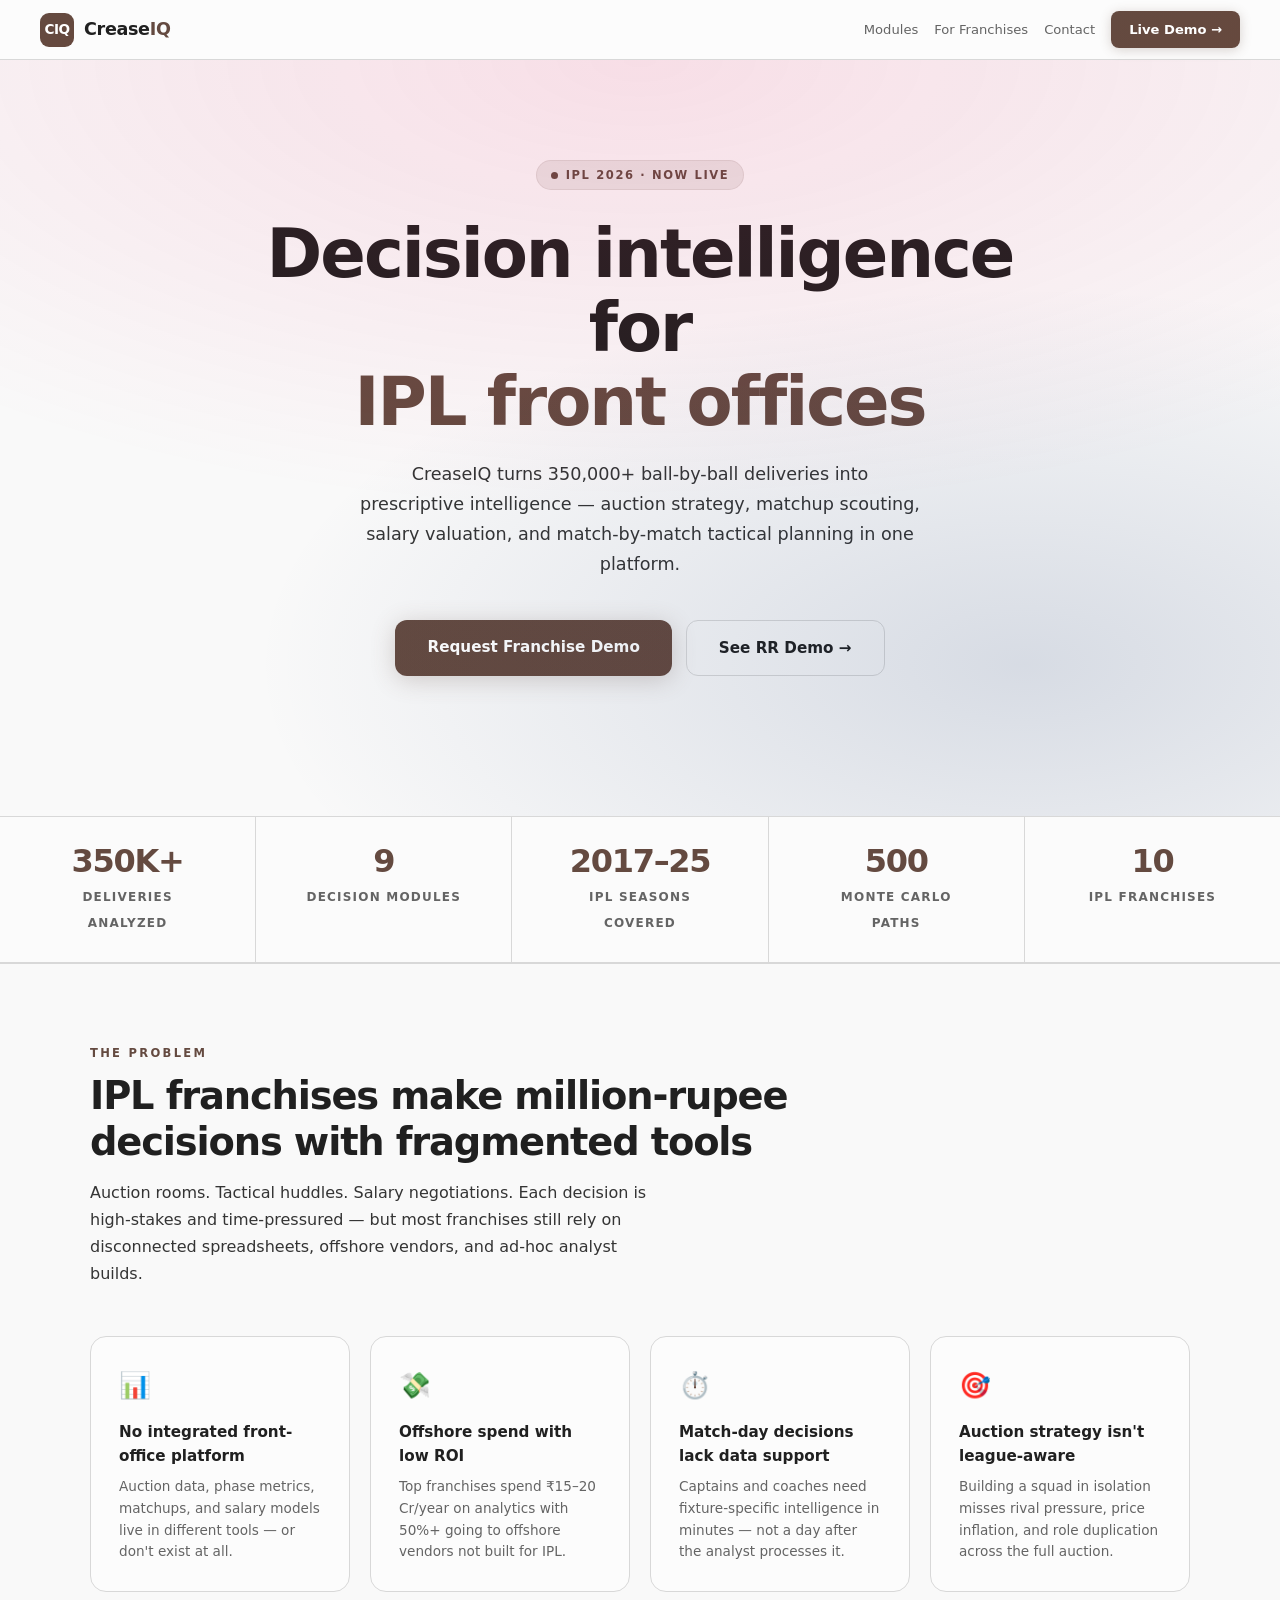
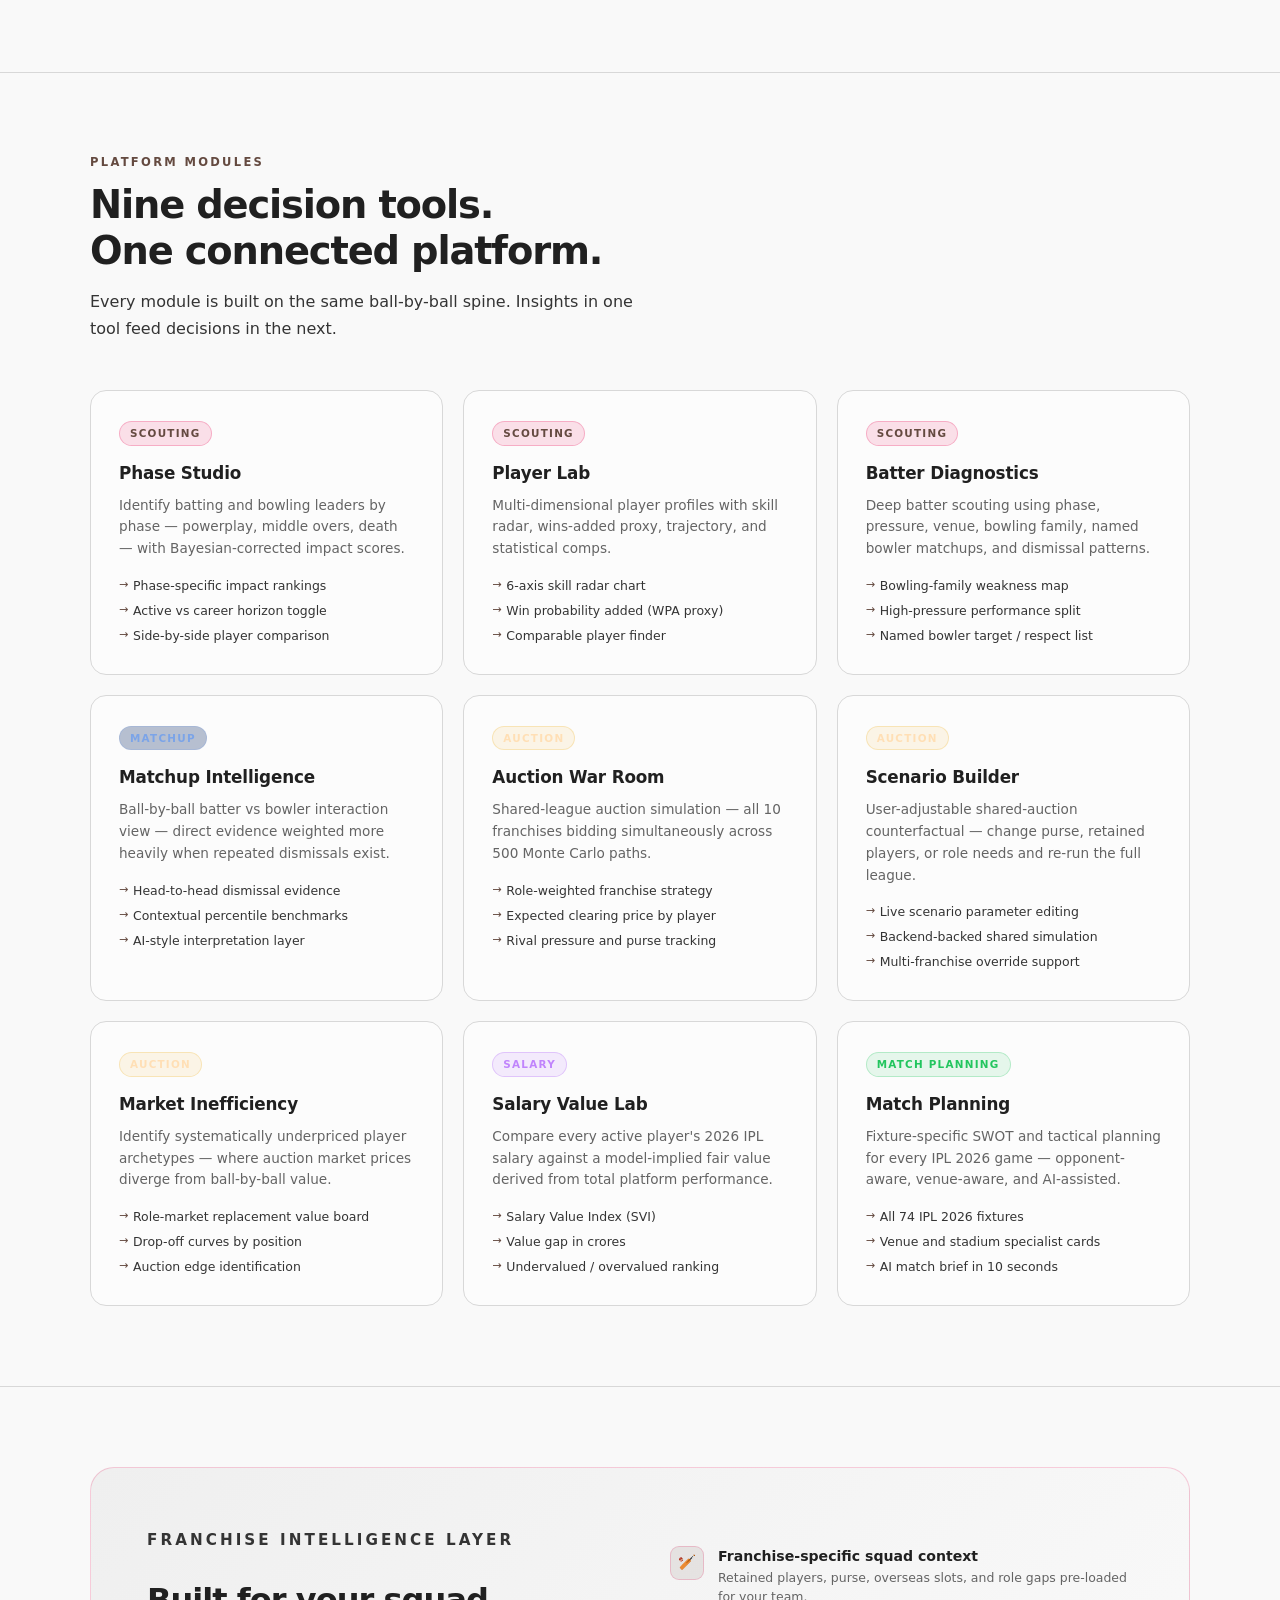
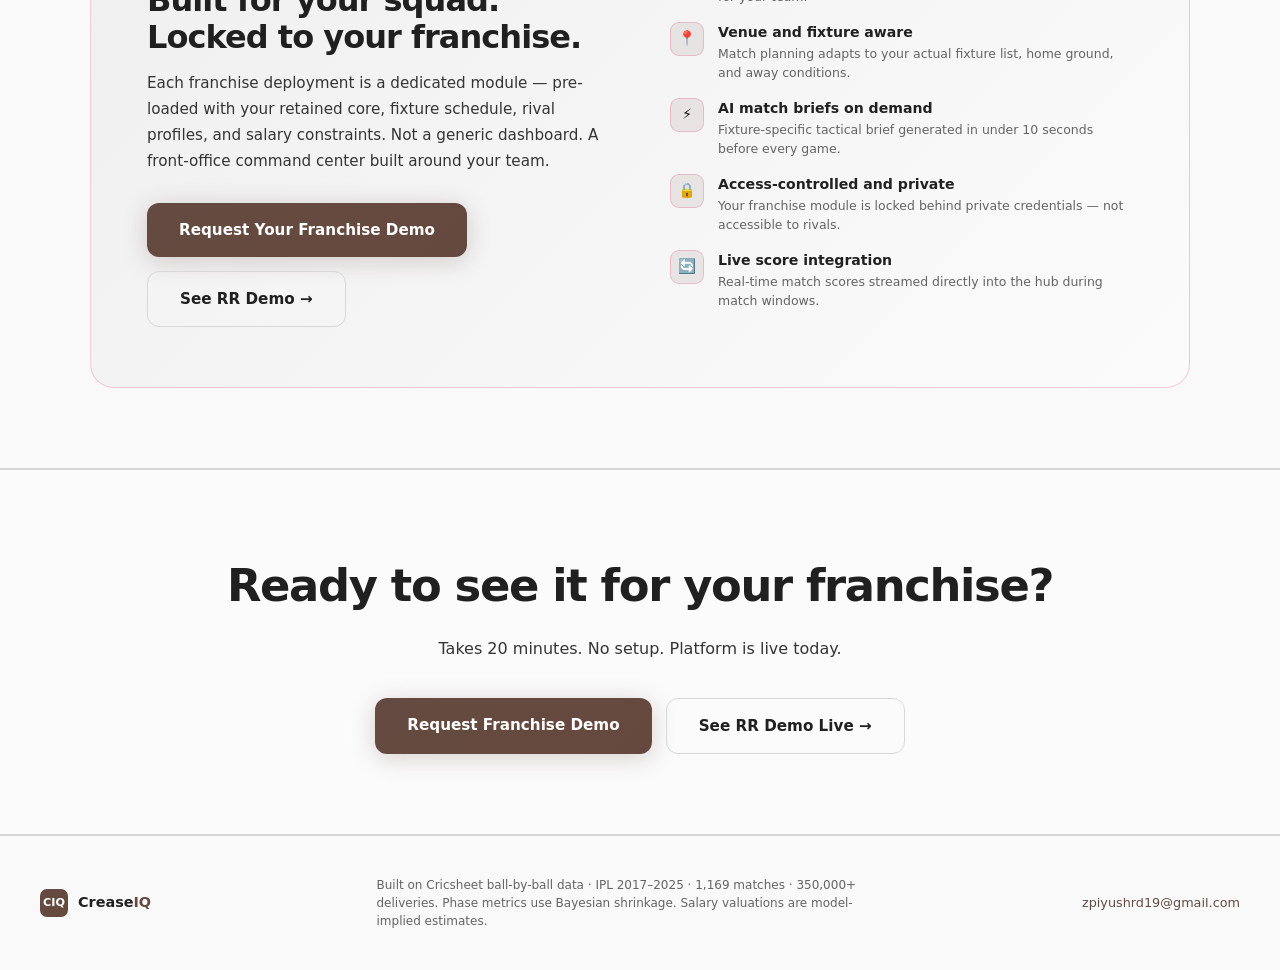
<file: Dashboard/index.html>
<!DOCTYPE html>
<html lang="en">
<head>
  <meta charset="UTF-8" />
  <meta name="viewport" content="width=device-width, initial-scale=1.0" />
  <title>CreaseIQ — Decision Intelligence for IPL Front Offices</title>
  <style>
    *, *::before, *::after { box-sizing: border-box; margin: 0; padding: 0; }

    :root {
      --ink:       #f9f9f9;
      --ink2:      #fbfbfb;
      --card:      #fcfcfc;
      --card2:     #efefef;
      --border:    #d8d8d8;
      --pink:      #644a40;
      --pink-d:    #66493e;
      --pink-glow: rgba(100,74,64,0.24);
      --pink-dim:  rgba(100,74,64,0.1);
      --blue:      #42382e;
      --gold:      #ffdfb5;
      --text:      #202020;
      --muted:     #646464;
      --light:     #343434;
      --green:     #22C55E;
    }

    .dark {
      --ink:       #111111;
      --ink2:      #191919;
      --card:      #191919;
      --card2:     #222222;
      --border:    #201e18;
      --pink:      #ffe0c2;
      --pink-d:    #ffe0c1;
      --pink-glow: rgba(255,224,194,0.3);
      --pink-dim:  rgba(255,224,194,0.15);
      --blue:      #393028;
      --gold:      #42382e;
      --text:      #eeeeee;
      --muted:     #b4b4b4;
      --light:     #d4d4d8;
    }

    html { scroll-behavior: smooth; }

    body {
      font-family: "Segoe UI", system-ui, -apple-system, sans-serif;
      background: var(--ink);
      color: var(--text);
      line-height: 1.6;
    }

    /* ── NAV ──────────────────────────────────────────────────────────── */
    nav {
      position: sticky;
      top: 0;
      z-index: 100;
      background: var(--card);
      backdrop-filter: blur(12px);
      border-bottom: 1px solid var(--border);
      display: flex;
      align-items: center;
      justify-content: space-between;
      padding: 0 40px;
      height: 60px;
    }

    .nav-brand {
      display: flex;
      align-items: center;
      gap: 10px;
    }

    .nav-logo {
      width: 34px;
      height: 34px;
      border-radius: 9px;
      background: linear-gradient(135deg, var(--pink), var(--pink-d));
      display: flex;
      align-items: center;
      justify-content: center;
      font-weight: 900;
      font-size: 0.85rem;
      letter-spacing: -0.04em;
      color: white;
      flex-shrink: 0;
    }

    .nav-wordmark {
      font-size: 1.1rem;
      font-weight: 800;
      letter-spacing: -0.02em;
      color: var(--text);
    }

    .nav-wordmark span { color: var(--pink); }

    .nav-right {
      display: flex;
      align-items: center;
      gap: 16px;
    }

    .nav-link {
      font-size: 0.82rem;
      color: var(--muted);
      text-decoration: none;
      font-weight: 500;
      transition: color 0.2s;
    }

    .nav-link:hover { color: var(--text); }

    .nav-cta {
      padding: 8px 18px;
      background: linear-gradient(135deg, var(--pink), var(--pink-d));
      color: white;
      border-radius: 8px;
      font-size: 0.82rem;
      font-weight: 700;
      text-decoration: none;
      box-shadow: 0 2px 12px var(--pink-glow);
      transition: all 0.2s;
    }

    .nav-cta:hover { transform: translateY(-1px); box-shadow: 0 4px 20px var(--pink-glow); }

    /* ── HERO ─────────────────────────────────────────────────────────── */
    .hero {
      position: relative;
      overflow: hidden;
      padding: 100px 40px 80px;
      text-align: center;
    }

    .hero::before {
      content: '';
      position: absolute;
      inset: 0;
      background:
        radial-gradient(ellipse 80% 60% at 50% 0%, rgba(232,23,93,0.12), transparent),
        radial-gradient(ellipse 60% 50% at 80% 80%, rgba(20,51,107,0.15), transparent);
      pointer-events: none;
    }

    .hero-badge {
      display: inline-flex;
      align-items: center;
      gap: 8px;
      padding: 5px 14px;
      border-radius: 999px;
      border: 1px solid var(--pink-dim);
      background: var(--pink-dim);
      font-size: 0.72rem;
      font-weight: 700;
      text-transform: uppercase;
      letter-spacing: 0.14em;
      color: var(--pink);
      margin-bottom: 28px;
    }

    .hero-badge::before {
      content: '';
      width: 7px;
      height: 7px;
      border-radius: 50%;
      background: var(--pink);
      animation: pulse 2s ease-in-out infinite;
    }

    @keyframes pulse {
      0%, 100% { opacity: 1; }
      50%       { opacity: 0.4; }
    }

    .hero h1 {
      font-size: clamp(2.4rem, 6vw, 4.2rem);
      font-weight: 900;
      letter-spacing: -0.03em;
      line-height: 1.1;
      margin-bottom: 20px;
      max-width: 820px;
      margin-left: auto;
      margin-right: auto;
    }

    .hero h1 em {
      font-style: normal;
      color: var(--pink);
    }

    .hero-sub {
      font-size: 1.1rem;
      color: var(--light);
      max-width: 560px;
      margin: 0 auto 40px;
      line-height: 1.7;
    }

    .hero-actions {
      display: flex;
      gap: 14px;
      justify-content: center;
      flex-wrap: wrap;
      margin-bottom: 60px;
    }

    .btn-primary {
      padding: 15px 32px;
      background: linear-gradient(135deg, var(--pink), var(--pink-d));
      color: white;
      border-radius: 12px;
      font-weight: 700;
      font-size: 0.95rem;
      text-decoration: none;
      box-shadow: 0 4px 24px var(--pink-glow);
      transition: all 0.2s;
    }

    .btn-primary:hover { transform: translateY(-2px); box-shadow: 0 8px 32px var(--pink-glow); }

    .btn-secondary {
      padding: 15px 32px;
      background: rgba(255,255,255,0.05);
      color: var(--text);
      border-radius: 12px;
      font-weight: 700;
      font-size: 0.95rem;
      text-decoration: none;
      border: 1px solid var(--border);
      transition: all 0.2s;
    }

    .btn-secondary:hover { background: rgba(255,255,255,0.09); }

    /* ── STATS BAR ────────────────────────────────────────────────────── */
    .stats-bar {
      display: flex;
      justify-content: center;
      gap: 0;
      flex-wrap: wrap;
      border-top: 1px solid var(--border);
      border-bottom: 1px solid var(--border);
      background: var(--ink2);
    }

    .stat-item {
      padding: 28px 48px;
      text-align: center;
      border-right: 1px solid var(--border);
      flex: 1;
      min-width: 160px;
    }

    .stat-item:last-child { border-right: none; }

    .stat-number {
      display: block;
      font-size: 2rem;
      font-weight: 900;
      color: var(--pink);
      letter-spacing: -0.04em;
      line-height: 1;
      margin-bottom: 6px;
    }

    .stat-label {
      font-size: 0.75rem;
      color: var(--muted);
      text-transform: uppercase;
      letter-spacing: 0.1em;
      font-weight: 600;
    }

    /* ── SECTION SHARED ───────────────────────────────────────────────── */
    .section {
      padding: 80px 40px;
      max-width: 1180px;
      margin: 0 auto;
    }

    .section-eyebrow {
      font-size: 0.72rem;
      text-transform: uppercase;
      letter-spacing: 0.2em;
      font-weight: 700;
      color: var(--pink);
      margin-bottom: 10px;
    }

    .section-title {
      font-size: clamp(1.6rem, 3.5vw, 2.4rem);
      font-weight: 900;
      letter-spacing: -0.03em;
      line-height: 1.2;
      margin-bottom: 14px;
    }

    .section-sub {
      font-size: 1rem;
      color: var(--light);
      max-width: 560px;
      line-height: 1.7;
      margin-bottom: 48px;
    }

    /* ── PROBLEM ──────────────────────────────────────────────────────── */
    .problem-grid {
      display: grid;
      grid-template-columns: repeat(auto-fit, minmax(260px, 1fr));
      gap: 20px;
    }

    .problem-card {
      background: var(--card);
      border: 1px solid var(--border);
      border-radius: 16px;
      padding: 28px;
    }

    .problem-icon {
      font-size: 1.6rem;
      margin-bottom: 14px;
    }

    .problem-card h4 {
      font-size: 0.95rem;
      font-weight: 700;
      color: var(--text);
      margin-bottom: 8px;
    }

    .problem-card p {
      font-size: 0.85rem;
      color: var(--muted);
      line-height: 1.6;
    }

    /* ── MODULES GRID ─────────────────────────────────────────────────── */
    .modules-grid {
      display: grid;
      grid-template-columns: repeat(auto-fill, minmax(310px, 1fr));
      gap: 20px;
    }

    .module-card {
      background: var(--card);
      border: 1px solid var(--border);
      border-radius: 16px;
      padding: 28px;
      transition: border-color 0.2s, transform 0.2s;
      position: relative;
      overflow: hidden;
    }

    .module-card::before {
      content: '';
      position: absolute;
      top: 0; left: 0; right: 0;
      height: 2px;
      background: linear-gradient(90deg, var(--pink), transparent);
      opacity: 0;
      transition: opacity 0.2s;
    }

    .module-card:hover {
      border-color: rgba(232,23,93,0.3);
      transform: translateY(-2px);
    }

    .module-card:hover::before { opacity: 1; }

    .module-tag {
      display: inline-block;
      padding: 3px 10px;
      border-radius: 999px;
      font-size: 0.65rem;
      font-weight: 700;
      text-transform: uppercase;
      letter-spacing: 0.12em;
      margin-bottom: 14px;
    }

    .tag-scouting  { background: rgba(232,23,93,0.12); color: var(--pink); border: 1px solid rgba(232,23,93,0.25); }
    .tag-auction   { background: rgba(240,180,41,0.1);  color: var(--gold); border: 1px solid rgba(240,180,41,0.25); }
    .tag-matchup   { background: rgba(20,51,107,0.3);   color: #7BA4E8;     border: 1px solid rgba(123,164,232,0.25); }
    .tag-planning  { background: rgba(34,197,94,0.1);   color: var(--green);border: 1px solid rgba(34,197,94,0.25); }
    .tag-salary    { background: rgba(168,85,247,0.1);  color: #C084FC;     border: 1px solid rgba(168,85,247,0.25); }

    .module-card h3 {
      font-size: 1.05rem;
      font-weight: 800;
      color: var(--text);
      margin-bottom: 8px;
      letter-spacing: -0.01em;
    }

    .module-card p {
      font-size: 0.85rem;
      color: var(--muted);
      line-height: 1.6;
      margin-bottom: 16px;
    }

    .module-bullets {
      list-style: none;
      display: flex;
      flex-direction: column;
      gap: 5px;
    }

    .module-bullets li {
      font-size: 0.78rem;
      color: var(--light);
      padding-left: 14px;
      position: relative;
    }

    .module-bullets li::before {
      content: '→';
      position: absolute;
      left: 0;
      color: var(--pink);
      font-size: 0.7rem;
    }

    /* ── FRANCHISE SECTION ────────────────────────────────────────────── */
    .franchise-block {
      background: linear-gradient(135deg, var(--card2), var(--ink2));
      border: 1px solid rgba(232,23,93,0.2);
      border-radius: 24px;
      padding: 60px 56px;
      display: grid;
      grid-template-columns: 1fr 1fr;
      gap: 60px;
      align-items: center;
    }

    @media (max-width: 768px) {
      .franchise-block { grid-template-columns: 1fr; gap: 36px; padding: 36px 28px; }
    }

    .franchise-eyebrow {
      font-size: 0.7rem;
      text-transform: uppercase;
      letter-spacing: 0.2em;
      font-weight: 700;
      color: var(--pink);
      margin-bottom: 12px;
    }

    .franchise-block h2 {
      font-size: 2rem;
      font-weight: 900;
      letter-spacing: -0.03em;
      line-height: 1.15;
      margin-bottom: 16px;
    }

    .franchise-block p {
      color: var(--light);
      font-size: 0.95rem;
      line-height: 1.7;
      margin-bottom: 28px;
    }

    .franchise-features {
      display: flex;
      flex-direction: column;
      gap: 14px;
    }

    .franchise-feature {
      display: flex;
      gap: 14px;
      align-items: flex-start;
    }

    .ff-icon {
      width: 34px;
      height: 34px;
      border-radius: 9px;
      background: var(--pink-dim);
      border: 1px solid rgba(232,23,93,0.2);
      display: flex;
      align-items: center;
      justify-content: center;
      font-size: 0.9rem;
      flex-shrink: 0;
      margin-top: 1px;
    }

    .ff-body h5 {
      font-size: 0.88rem;
      font-weight: 700;
      color: var(--text);
      margin-bottom: 2px;
    }

    .ff-body p {
      font-size: 0.78rem;
      color: var(--muted);
      margin-bottom: 0;
      line-height: 1.5;
    }

    /* ── CTA BAND ─────────────────────────────────────────────────────── */
    .cta-band {
      background: var(--ink2);
      border-top: 1px solid var(--border);
      border-bottom: 1px solid var(--border);
      padding: 80px 40px;
      text-align: center;
    }

    .cta-band h2 {
      font-size: clamp(1.8rem, 4vw, 2.8rem);
      font-weight: 900;
      letter-spacing: -0.03em;
      margin-bottom: 14px;
    }

    .cta-band p {
      font-size: 1rem;
      color: var(--light);
      margin-bottom: 36px;
      max-width: 480px;
      margin-left: auto;
      margin-right: auto;
    }

    .cta-stack {
      display: flex;
      gap: 14px;
      justify-content: center;
      flex-wrap: wrap;
    }

    /* ── FOOTER ───────────────────────────────────────────────────────── */
    footer {
      padding: 40px;
      border-top: 1px solid var(--border);
      display: flex;
      align-items: center;
      justify-content: space-between;
      flex-wrap: wrap;
      gap: 16px;
    }

    .footer-brand {
      display: flex;
      align-items: center;
      gap: 10px;
    }

    .footer-logo {
      width: 28px;
      height: 28px;
      border-radius: 7px;
      background: linear-gradient(135deg, var(--pink), var(--pink-d));
      display: flex;
      align-items: center;
      justify-content: center;
      font-weight: 900;
      font-size: 0.7rem;
      color: white;
    }

    .footer-wordmark {
      font-size: 0.9rem;
      font-weight: 800;
      color: var(--text);
    }

    .footer-wordmark span { color: var(--pink); }

    .footer-note {
      font-size: 0.75rem;
      color: var(--muted);
      max-width: 480px;
      line-height: 1.5;
    }

    .footer-contact {
      font-size: 0.8rem;
      color: var(--muted);
    }

    .footer-contact a {
      color: var(--pink);
      text-decoration: none;
    }

    /* ── DIVIDER ──────────────────────────────────────────────────────── */
    .section-divider {
      border: none;
      border-top: 1px solid var(--border);
      margin: 0;
    }

    /* ── MODAL ────────────────────────────────────────────────────────── */
    .modal-overlay {
      display: none;
      position: fixed;
      inset: 0;
      background: rgba(6,8,26,0.85);
      backdrop-filter: blur(8px);
      z-index: 999;
      align-items: center;
      justify-content: center;
      padding: 24px;
    }

    .modal-overlay.open { display: flex; }

    .modal {
      background: var(--card);
      border: 1px solid rgba(232,23,93,0.25);
      border-radius: 20px;
      padding: 44px 40px;
      width: 100%;
      max-width: 460px;
      position: relative;
      box-shadow: 0 0 80px rgba(232,23,93,0.1), 0 32px 80px rgba(0,0,0,0.6);
    }

    .modal::before {
      content: '';
      position: absolute;
      top: 0; left: 0; right: 0;
      height: 2px;
      background: linear-gradient(90deg, var(--pink), #14336B);
      border-radius: 20px 20px 0 0;
    }

    .modal-close {
      position: absolute;
      top: 16px; right: 20px;
      background: none;
      border: none;
      color: var(--muted);
      font-size: 1.4rem;
      cursor: pointer;
      line-height: 1;
      padding: 4px;
      transition: color 0.2s;
    }

    .modal-close:hover { color: var(--text); }

    .modal h2 {
      font-size: 1.3rem;
      font-weight: 900;
      letter-spacing: -0.02em;
      margin-bottom: 6px;
    }

    .modal-sub {
      font-size: 0.82rem;
      color: var(--muted);
      margin-bottom: 28px;
      line-height: 1.5;
    }

    .form-field {
      margin-bottom: 16px;
    }

    .form-label {
      display: block;
      font-size: 0.7rem;
      font-weight: 700;
      text-transform: uppercase;
      letter-spacing: 0.12em;
      color: var(--muted);
      margin-bottom: 7px;
    }

    .form-input {
      width: 100%;
      padding: 12px 14px;
      background: rgba(255,255,255,0.05);
      border: 1px solid rgba(255,255,255,0.1);
      border-radius: 10px;
      color: var(--text);
      font-size: 0.9rem;
      font-family: inherit;
      outline: none;
      transition: border-color 0.2s, box-shadow 0.2s;
    }

    .form-input:focus {
      border-color: var(--pink);
      box-shadow: 0 0 0 3px rgba(232,23,93,0.12);
    }

    .form-input::placeholder { color: rgba(123,141,184,0.5); }

    textarea.form-input {
      resize: vertical;
      min-height: 80px;
    }

    .form-submit {
      width: 100%;
      padding: 13px;
      background: linear-gradient(135deg, var(--pink), var(--pink-d));
      color: white;
      border: none;
      border-radius: 10px;
      font-weight: 700;
      font-size: 0.9rem;
      cursor: pointer;
      box-shadow: 0 4px 18px rgba(232,23,93,0.3);
      transition: all 0.2s;
      margin-top: 8px;
    }

    .form-submit:hover:not(:disabled) { transform: translateY(-1px); box-shadow: 0 6px 24px rgba(232,23,93,0.45); }
    .form-submit:disabled { opacity: 0.6; cursor: not-allowed; }

    .form-success {
      display: none;
      text-align: center;
      padding: 20px 0;
    }

    .form-success .success-icon { font-size: 2.4rem; margin-bottom: 12px; }

    .form-success h3 {
      font-size: 1.1rem;
      font-weight: 800;
      margin-bottom: 8px;
    }

    .form-success p {
      font-size: 0.85rem;
      color: var(--muted);
      line-height: 1.6;
    }

    .form-error {
      display: none;
      margin-top: 10px;
      padding: 10px 14px;
      border-radius: 8px;
      background: rgba(232,23,93,0.08);
      border: 1px solid rgba(232,23,93,0.2);
      color: #FF6B9D;
      font-size: 0.8rem;
    }

    /* ── RESPONSIVE ───────────────────────────────────────────────────── */
    @media (max-width: 640px) {
      nav { padding: 0 20px; }
      .nav-link { display: none; }
      .hero { padding: 60px 20px 50px; }
      .section { padding: 56px 20px; }
      .stat-item { padding: 20px 24px; }
      footer { padding: 28px 20px; flex-direction: column; align-items: flex-start; }
      .modal { padding: 32px 24px; }
    }
  </style>
</head>
<body>

<!-- ── DEMO REQUEST MODAL ────────────────────────────────────────────────── -->
<div class="modal-overlay" id="demo-modal" role="dialog" aria-modal="true" aria-labelledby="modal-title">
  <div class="modal">
    <button class="modal-close" id="modal-close" aria-label="Close">×</button>
    <div id="modal-form-wrap">
      <h2 id="modal-title">Request Franchise Demo</h2>
      <p class="modal-sub">Tell us about your franchise and we'll send you private access to the full platform.</p>
      <form id="demo-form" novalidate>
        <div class="form-field">
          <label class="form-label" for="f-name">Your Name *</label>
          <input class="form-input" id="f-name" type="text" placeholder="Anil Kumble" required />
        </div>
        <div class="form-field">
          <label class="form-label" for="f-email">Email Address *</label>
          <input class="form-input" id="f-email" type="email" placeholder="you@franchise.com" required />
        </div>
        <div class="form-field">
          <label class="form-label" for="f-team">Franchise / Organisation</label>
          <input class="form-input" id="f-team" type="text" placeholder="e.g. Mumbai Indians, ESPNcricinfo, ..." />
        </div>
        <div class="form-field">
          <label class="form-label" for="f-note">What are you looking for? (optional)</label>
          <textarea class="form-input" id="f-note" placeholder="Auction prep, matchup scouting, salary analysis..."></textarea>
        </div>
        <button class="form-submit" type="submit" id="demo-submit">Send Request →</button>
        <div class="form-error" id="form-error"></div>
      </form>
    </div>
    <div class="form-success" id="form-success">
      <div class="success-icon">✅</div>
      <h3>Request received</h3>
      <p>We'll review your request and send you private demo access within 24 hours.</p>
    </div>
  </div>
</div>

<!-- ── NAV ──────────────────────────────────────────────────────────────── -->
<nav>
  <div class="nav-brand">
    <div class="nav-logo">CIQ</div>
    <span class="nav-wordmark">Crease<span>IQ</span></span>
  </div>
  <div class="nav-right">
    <a class="nav-link" href="#modules">Modules</a>
    <a class="nav-link" href="#franchise">For Franchises</a>
    <a class="nav-link" href="#" onclick="openDemoModal();return false;">Contact</a>
    <a class="nav-cta" href="./rr_login.html">Live Demo →</a>
  </div>
</nav>

<!-- ── HERO ─────────────────────────────────────────────────────────────── -->
<section class="hero">
  <div class="hero-badge">IPL 2026 · Now Live</div>
  <h1>Decision intelligence for<br /><em>IPL front offices</em></h1>
  <p class="hero-sub">
    CreaseIQ turns 350,000+ ball-by-ball deliveries into prescriptive
    intelligence — auction strategy, matchup scouting, salary valuation,
    and match-by-match tactical planning in one platform.
  </p>
  <div class="hero-actions">
    <a class="btn-primary" href="#" onclick="openDemoModal();return false;">
      Request Franchise Demo
    </a>
    <a class="btn-secondary" href="./rr_login.html">
      See RR Demo →
    </a>
  </div>
</section>

<!-- ── STATS BAR ─────────────────────────────────────────────────────────── -->
<div class="stats-bar">
  <div class="stat-item">
    <span class="stat-number">350K+</span>
    <span class="stat-label">Deliveries analyzed</span>
  </div>
  <div class="stat-item">
    <span class="stat-number">9</span>
    <span class="stat-label">Decision modules</span>
  </div>
  <div class="stat-item">
    <span class="stat-number">2017–25</span>
    <span class="stat-label">IPL seasons covered</span>
  </div>
  <div class="stat-item">
    <span class="stat-number">500</span>
    <span class="stat-label">Monte Carlo paths</span>
  </div>
  <div class="stat-item">
    <span class="stat-number">10</span>
    <span class="stat-label">IPL franchises</span>
  </div>
</div>

<hr class="section-divider" />

<!-- ── PROBLEM ───────────────────────────────────────────────────────────── -->
<div class="section">
  <p class="section-eyebrow">The Problem</p>
  <h2 class="section-title">IPL franchises make million-rupee<br />decisions with fragmented tools</h2>
  <p class="section-sub">
    Auction rooms. Tactical huddles. Salary negotiations.
    Each decision is high-stakes and time-pressured — but most franchises
    still rely on disconnected spreadsheets, offshore vendors, and ad-hoc analyst builds.
  </p>
  <div class="problem-grid">
    <div class="problem-card">
      <div class="problem-icon">📊</div>
      <h4>No integrated front-office platform</h4>
      <p>Auction data, phase metrics, matchups, and salary models live in different tools — or don't exist at all.</p>
    </div>
    <div class="problem-card">
      <div class="problem-icon">💸</div>
      <h4>Offshore spend with low ROI</h4>
      <p>Top franchises spend ₹15–20 Cr/year on analytics with 50%+ going to offshore vendors not built for IPL.</p>
    </div>
    <div class="problem-card">
      <div class="problem-icon">⏱️</div>
      <h4>Match-day decisions lack data support</h4>
      <p>Captains and coaches need fixture-specific intelligence in minutes — not a day after the analyst processes it.</p>
    </div>
    <div class="problem-card">
      <div class="problem-icon">🎯</div>
      <h4>Auction strategy isn't league-aware</h4>
      <p>Building a squad in isolation misses rival pressure, price inflation, and role duplication across the full auction.</p>
    </div>
  </div>
</div>

<hr class="section-divider" />

<!-- ── MODULES ────────────────────────────────────────────────────────────── -->
<div class="section" id="modules">
  <p class="section-eyebrow">Platform Modules</p>
  <h2 class="section-title">Nine decision tools.<br />One connected platform.</h2>
  <p class="section-sub">
    Every module is built on the same ball-by-ball spine.
    Insights in one tool feed decisions in the next.
  </p>

  <div class="modules-grid">

    <div class="module-card">
      <span class="module-tag tag-scouting">Scouting</span>
      <h3>Phase Studio</h3>
      <p>Identify batting and bowling leaders by phase — powerplay, middle overs, death — with Bayesian-corrected impact scores.</p>
      <ul class="module-bullets">
        <li>Phase-specific impact rankings</li>
        <li>Active vs career horizon toggle</li>
        <li>Side-by-side player comparison</li>
      </ul>
    </div>

    <div class="module-card">
      <span class="module-tag tag-scouting">Scouting</span>
      <h3>Player Lab</h3>
      <p>Multi-dimensional player profiles with skill radar, wins-added proxy, trajectory, and statistical comps.</p>
      <ul class="module-bullets">
        <li>6-axis skill radar chart</li>
        <li>Win probability added (WPA proxy)</li>
        <li>Comparable player finder</li>
      </ul>
    </div>

    <div class="module-card">
      <span class="module-tag tag-scouting">Scouting</span>
      <h3>Batter Diagnostics</h3>
      <p>Deep batter scouting using phase, pressure, venue, bowling family, named bowler matchups, and dismissal patterns.</p>
      <ul class="module-bullets">
        <li>Bowling-family weakness map</li>
        <li>High-pressure performance split</li>
        <li>Named bowler target / respect list</li>
      </ul>
    </div>

    <div class="module-card">
      <span class="module-tag tag-matchup">Matchup</span>
      <h3>Matchup Intelligence</h3>
      <p>Ball-by-ball batter vs bowler interaction view — direct evidence weighted more heavily when repeated dismissals exist.</p>
      <ul class="module-bullets">
        <li>Head-to-head dismissal evidence</li>
        <li>Contextual percentile benchmarks</li>
        <li>AI-style interpretation layer</li>
      </ul>
    </div>

    <div class="module-card">
      <span class="module-tag tag-auction">Auction</span>
      <h3>Auction War Room</h3>
      <p>Shared-league auction simulation — all 10 franchises bidding simultaneously across 500 Monte Carlo paths.</p>
      <ul class="module-bullets">
        <li>Role-weighted franchise strategy</li>
        <li>Expected clearing price by player</li>
        <li>Rival pressure and purse tracking</li>
      </ul>
    </div>

    <div class="module-card">
      <span class="module-tag tag-auction">Auction</span>
      <h3>Scenario Builder</h3>
      <p>User-adjustable shared-auction counterfactual — change purse, retained players, or role needs and re-run the full league.</p>
      <ul class="module-bullets">
        <li>Live scenario parameter editing</li>
        <li>Backend-backed shared simulation</li>
        <li>Multi-franchise override support</li>
      </ul>
    </div>

    <div class="module-card">
      <span class="module-tag tag-auction">Auction</span>
      <h3>Market Inefficiency</h3>
      <p>Identify systematically underpriced player archetypes — where auction market prices diverge from ball-by-ball value.</p>
      <ul class="module-bullets">
        <li>Role-market replacement value board</li>
        <li>Drop-off curves by position</li>
        <li>Auction edge identification</li>
      </ul>
    </div>

    <div class="module-card">
      <span class="module-tag tag-salary">Salary</span>
      <h3>Salary Value Lab</h3>
      <p>Compare every active player's 2026 IPL salary against a model-implied fair value derived from total platform performance.</p>
      <ul class="module-bullets">
        <li>Salary Value Index (SVI)</li>
        <li>Value gap in crores</li>
        <li>Undervalued / overvalued ranking</li>
      </ul>
    </div>

    <div class="module-card">
      <span class="module-tag tag-planning">Match Planning</span>
      <h3>Match Planning</h3>
      <p>Fixture-specific SWOT and tactical planning for every IPL 2026 game — opponent-aware, venue-aware, and AI-assisted.</p>
      <ul class="module-bullets">
        <li>All 74 IPL 2026 fixtures</li>
        <li>Venue and stadium specialist cards</li>
        <li>AI match brief in 10 seconds</li>
      </ul>
    </div>

  </div>
</div>

<hr class="section-divider" />

<!-- ── FRANCHISE SECTION ──────────────────────────────────────────────────── -->
<div class="section" id="franchise">
  <div class="franchise-block">
    <div>
      <p class="franchise-eyebrow">Franchise Intelligence Layer</p>
      <h2>Built for your squad.<br />Locked to your franchise.</h2>
      <p>
        Each franchise deployment is a dedicated module — pre-loaded with your
        retained core, fixture schedule, rival profiles, and salary constraints.
        Not a generic dashboard. A front-office command center built around your team.
      </p>
      <div class="hero-actions" style="justify-content:flex-start; margin-bottom:0;">
        <a class="btn-primary" href="mailto:zpiyushrd19@gmail.com?subject=CreaseIQ%20Franchise%20Demo%20Request&body=Hi%20Piyush%2C%0A%0AI%27d%20like%20to%20learn%20more%20about%20CreaseIQ%20for%20our%20franchise.%0A%0ATeam%3A%20%0ARole%3A%20%0A">
          Request Your Franchise Demo
        </a>
        <a class="btn-secondary" href="./rr_login.html">See RR Demo →</a>
      </div>
    </div>
    <div class="franchise-features">
      <div class="franchise-feature">
        <div class="ff-icon">🏏</div>
        <div class="ff-body">
          <h5>Franchise-specific squad context</h5>
          <p>Retained players, purse, overseas slots, and role gaps pre-loaded for your team.</p>
        </div>
      </div>
      <div class="franchise-feature">
        <div class="ff-icon">📍</div>
        <div class="ff-body">
          <h5>Venue and fixture aware</h5>
          <p>Match planning adapts to your actual fixture list, home ground, and away conditions.</p>
        </div>
      </div>
      <div class="franchise-feature">
        <div class="ff-icon">⚡</div>
        <div class="ff-body">
          <h5>AI match briefs on demand</h5>
          <p>Fixture-specific tactical brief generated in under 10 seconds before every game.</p>
        </div>
      </div>
      <div class="franchise-feature">
        <div class="ff-icon">🔒</div>
        <div class="ff-body">
          <h5>Access-controlled and private</h5>
          <p>Your franchise module is locked behind private credentials — not accessible to rivals.</p>
        </div>
      </div>
      <div class="franchise-feature">
        <div class="ff-icon">🔄</div>
        <div class="ff-body">
          <h5>Live score integration</h5>
          <p>Real-time match scores streamed directly into the hub during match windows.</p>
        </div>
      </div>
    </div>
  </div>
</div>

<hr class="section-divider" />

<!-- ── CTA BAND ───────────────────────────────────────────────────────────── -->
<div class="cta-band">
  <h2>Ready to see it for your franchise?</h2>
  <p>Takes 20 minutes. No setup. Platform is live today.</p>
  <div class="cta-stack">
    <a class="btn-primary" href="#" onclick="openDemoModal();return false;">
      Request Franchise Demo
    </a>
    <a class="btn-secondary" href="./rr_login.html">See RR Demo Live →</a>
  </div>
</div>

<!-- ── FOOTER ─────────────────────────────────────────────────────────────── -->
<footer>
  <div class="footer-brand">
    <div class="footer-logo">CIQ</div>
    <span class="footer-wordmark">Crease<span>IQ</span></span>
  </div>
  <p class="footer-note">
    Built on Cricsheet ball-by-ball data · IPL 2017–2025 · 1,169 matches · 350,000+ deliveries.
    Phase metrics use Bayesian shrinkage. Salary valuations are model-implied estimates.
  </p>
  <p class="footer-contact">
    <a href="mailto:zpiyushrd19@gmail.com">zpiyushrd19@gmail.com</a>
  </p>
</footer>

<script>
  function openDemoModal() {
    document.getElementById("demo-modal").classList.add("open");
    document.getElementById("f-name").focus();
  }

  function closeDemoModal() {
    document.getElementById("demo-modal").classList.remove("open");
  }

  document.getElementById("modal-close").addEventListener("click", closeDemoModal);
  document.getElementById("demo-modal").addEventListener("click", function(e) {
    if (e.target === this) closeDemoModal();
  });
  document.addEventListener("keydown", function(e) {
    if (e.key === "Escape") closeDemoModal();
  });

  document.getElementById("demo-form").addEventListener("submit", async function(e) {
    e.preventDefault();
    const name  = document.getElementById("f-name").value.trim();
    const email = document.getElementById("f-email").value.trim();
    const team  = document.getElementById("f-team").value.trim();
    const note  = document.getElementById("f-note").value.trim();
    const errEl = document.getElementById("form-error");
    const btn   = document.getElementById("demo-submit");

    errEl.style.display = "none";

    if (!name || !email) {
      errEl.textContent = "Please fill in your name and email.";
      errEl.style.display = "block";
      return;
    }

    btn.disabled = true;
    btn.textContent = "Sending…";

    try {
      const res  = await fetch("/api/demo-request", {
        method: "POST",
        headers: { "Content-Type": "application/json" },
        body: JSON.stringify({ name, email, team, note }),
      });
      const data = await res.json();
      if (!data.ok) throw new Error(data.error || "Server error");

      document.getElementById("modal-form-wrap").style.display = "none";
      document.getElementById("form-success").style.display    = "block";
    } catch (err) {
      errEl.textContent = "Something went wrong. Email us directly at zpiyushrd19@gmail.com";
      errEl.style.display = "block";
      btn.disabled = false;
      btn.textContent = "Send Request →";
    }
  });
</script>
</body>
</html>
</file>
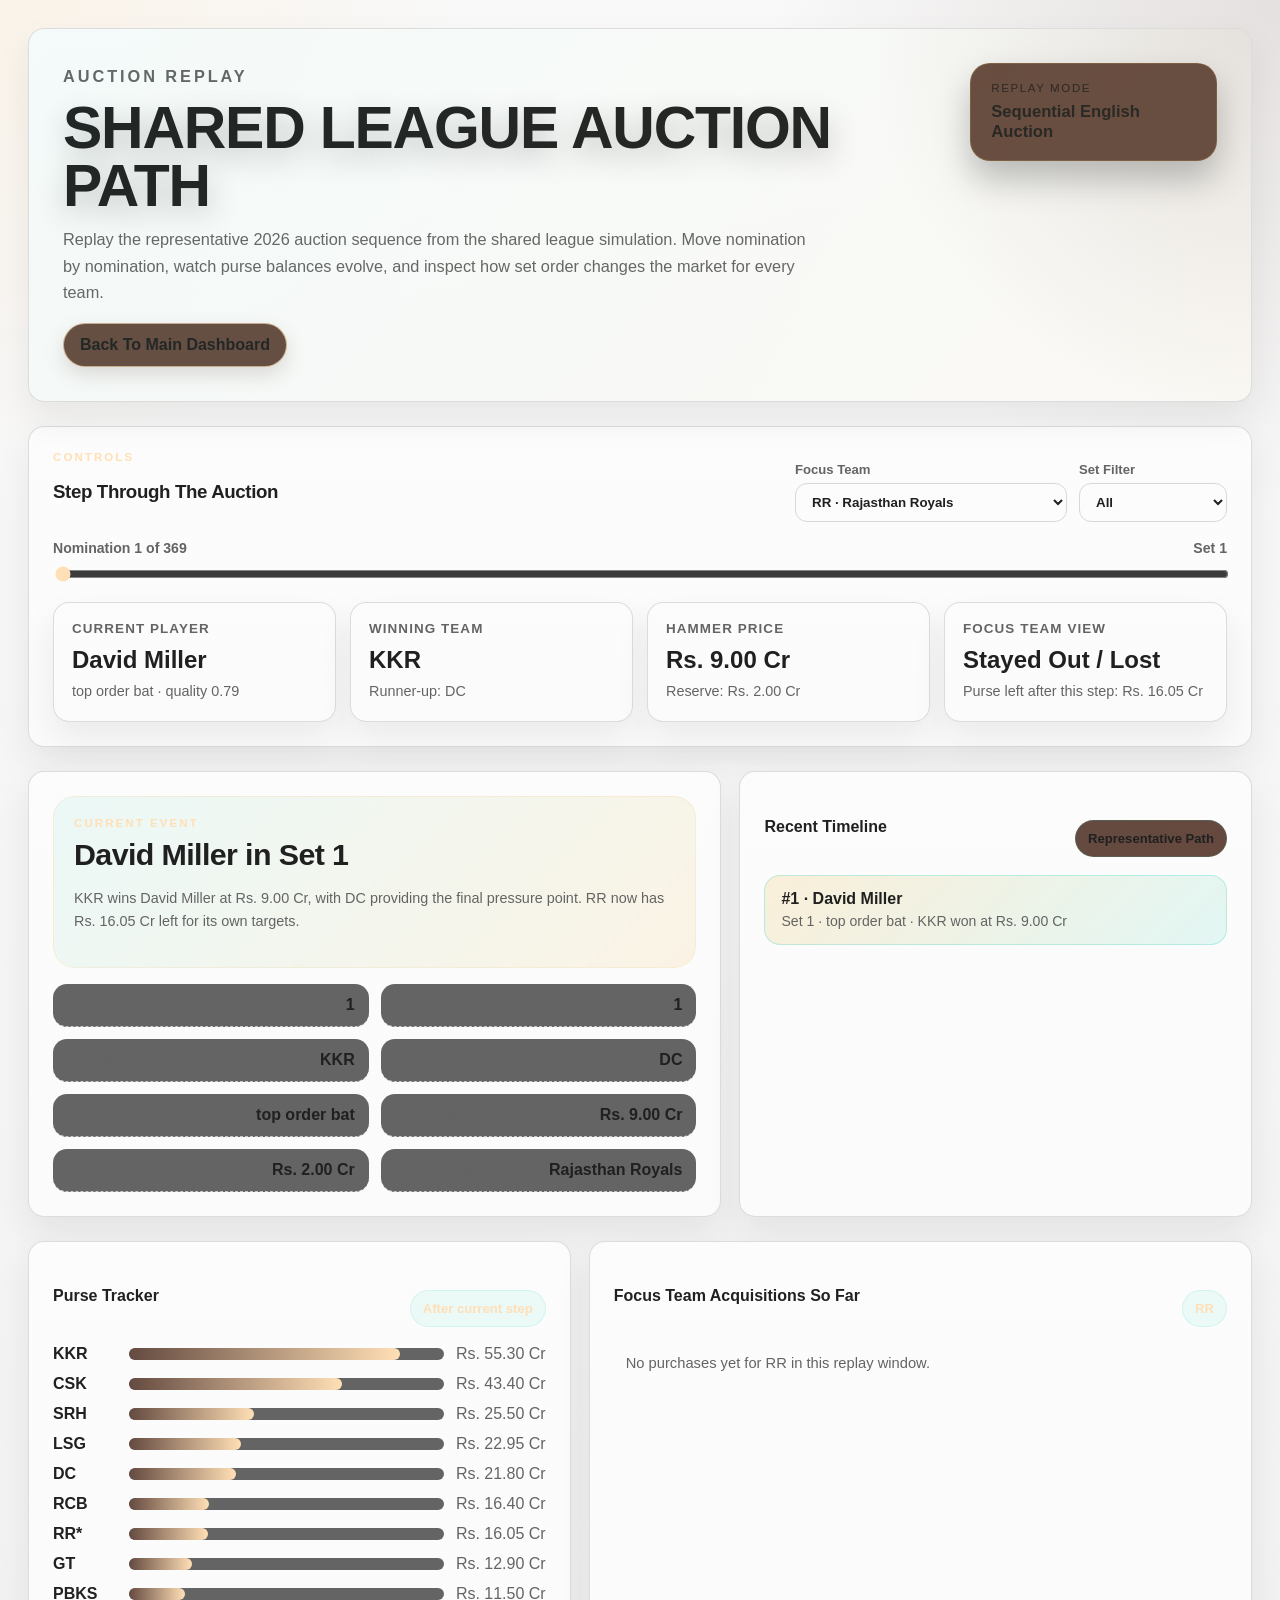
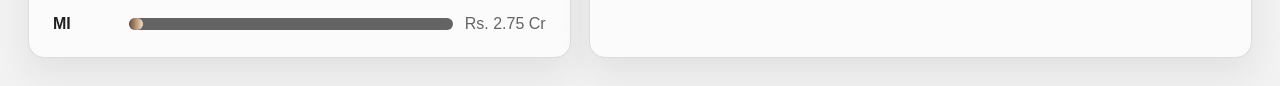
<file: Dashboard/auction_replay.html>
<!DOCTYPE html>
<html lang="en">
  <head>
    <meta charset="UTF-8" />
    <meta name="viewport" content="width=device-width, initial-scale=1.0" />
    <title>IPL Auction Path Replay</title>
    <link rel="stylesheet" href="./styles.css?v=ipl-theme-2" />
  </head>
  <body>
    <main class="replay-shell">
      <section class="replay-header">
        <div>
          <p class="eyebrow">Auction Replay</p>
          <h1>Shared League Auction Path</h1>
          <p>
            Replay the representative 2026 auction sequence from the shared league simulation.
            Move nomination by nomination, watch purse balances evolve, and inspect how set order
            changes the market for every team.
          </p>
          <div class="hero-actions">
            <a class="action-button" href="./index.html" rel="noopener noreferrer">Back To Main Dashboard</a>
          </div>
        </div>
        <div class="replay-badge">
          <span>Replay Mode</span>
          <strong>Sequential English Auction</strong>
        </div>
      </section>

      <section class="replay-panel">
        <div class="panel-header">
          <div>
            <p class="eyebrow">Controls</p>
            <h3>Step Through The Auction</h3>
          </div>
          <div class="control-row">
            <label>
              Focus Team
              <select id="replay-team-filter"></select>
            </label>
            <label>
              Set Filter
              <select id="replay-set-filter"></select>
            </label>
          </div>
        </div>

        <div class="replay-slider-wrap">
          <div class="replay-slider-meta">
            <span id="replay-step-label"></span>
            <span id="replay-set-label"></span>
          </div>
          <input id="replay-step-slider" class="replay-slider" type="range" min="1" max="1" value="1" />
        </div>

        <div class="replay-card-grid">
          <div class="replay-card">
            <h4>Current Player</h4>
            <strong id="replay-player">--</strong>
            <p id="replay-role" class="mini-note"></p>
          </div>
          <div class="replay-card">
            <h4>Winning Team</h4>
            <strong id="replay-winner">--</strong>
            <p id="replay-runner-up" class="mini-note"></p>
          </div>
          <div class="replay-card">
            <h4>Hammer Price</h4>
            <strong id="replay-price">--</strong>
            <p id="replay-reserve" class="mini-note"></p>
          </div>
          <div class="replay-card">
            <h4>Focus Team View</h4>
            <strong id="replay-focus-status">--</strong>
            <p id="replay-focus-summary" class="mini-note"></p>
          </div>
        </div>
      </section>

      <section class="replay-grid">
        <div class="replay-panel replay-stage">
          <div class="replay-highlight">
            <p class="eyebrow">Current Event</p>
            <h3 id="replay-highlight-title">--</h3>
            <p id="replay-highlight-copy" class="mini-note"></p>
          </div>
          <div class="replay-meta-grid" id="replay-meta-grid"></div>
        </div>

        <div class="replay-panel">
          <div class="tile-header">
            <h4>Recent Timeline</h4>
            <span class="pill accent">Representative Path</span>
          </div>
          <div id="replay-timeline" class="replay-timeline"></div>
        </div>
      </section>

      <section class="replay-grid lower">
        <div class="replay-panel">
          <div class="tile-header">
            <h4>Purse Tracker</h4>
            <span class="pill">After current step</span>
          </div>
          <div id="replay-purse-grid" class="purse-grid"></div>
        </div>

        <div class="replay-panel">
          <div class="tile-header">
            <h4>Focus Team Acquisitions So Far</h4>
            <span class="pill" id="replay-focus-team-pill">Team</span>
          </div>
          <div class="table-wrap">
            <table id="replay-focus-table"></table>
          </div>
        </div>
      </section>
    </main>

    <script src="./data/dashboard_data.js?v=ipl-theme-2"></script>
    <script src="./replay.js?v=ipl-theme-2"></script>
  </body>
</html>
</file>
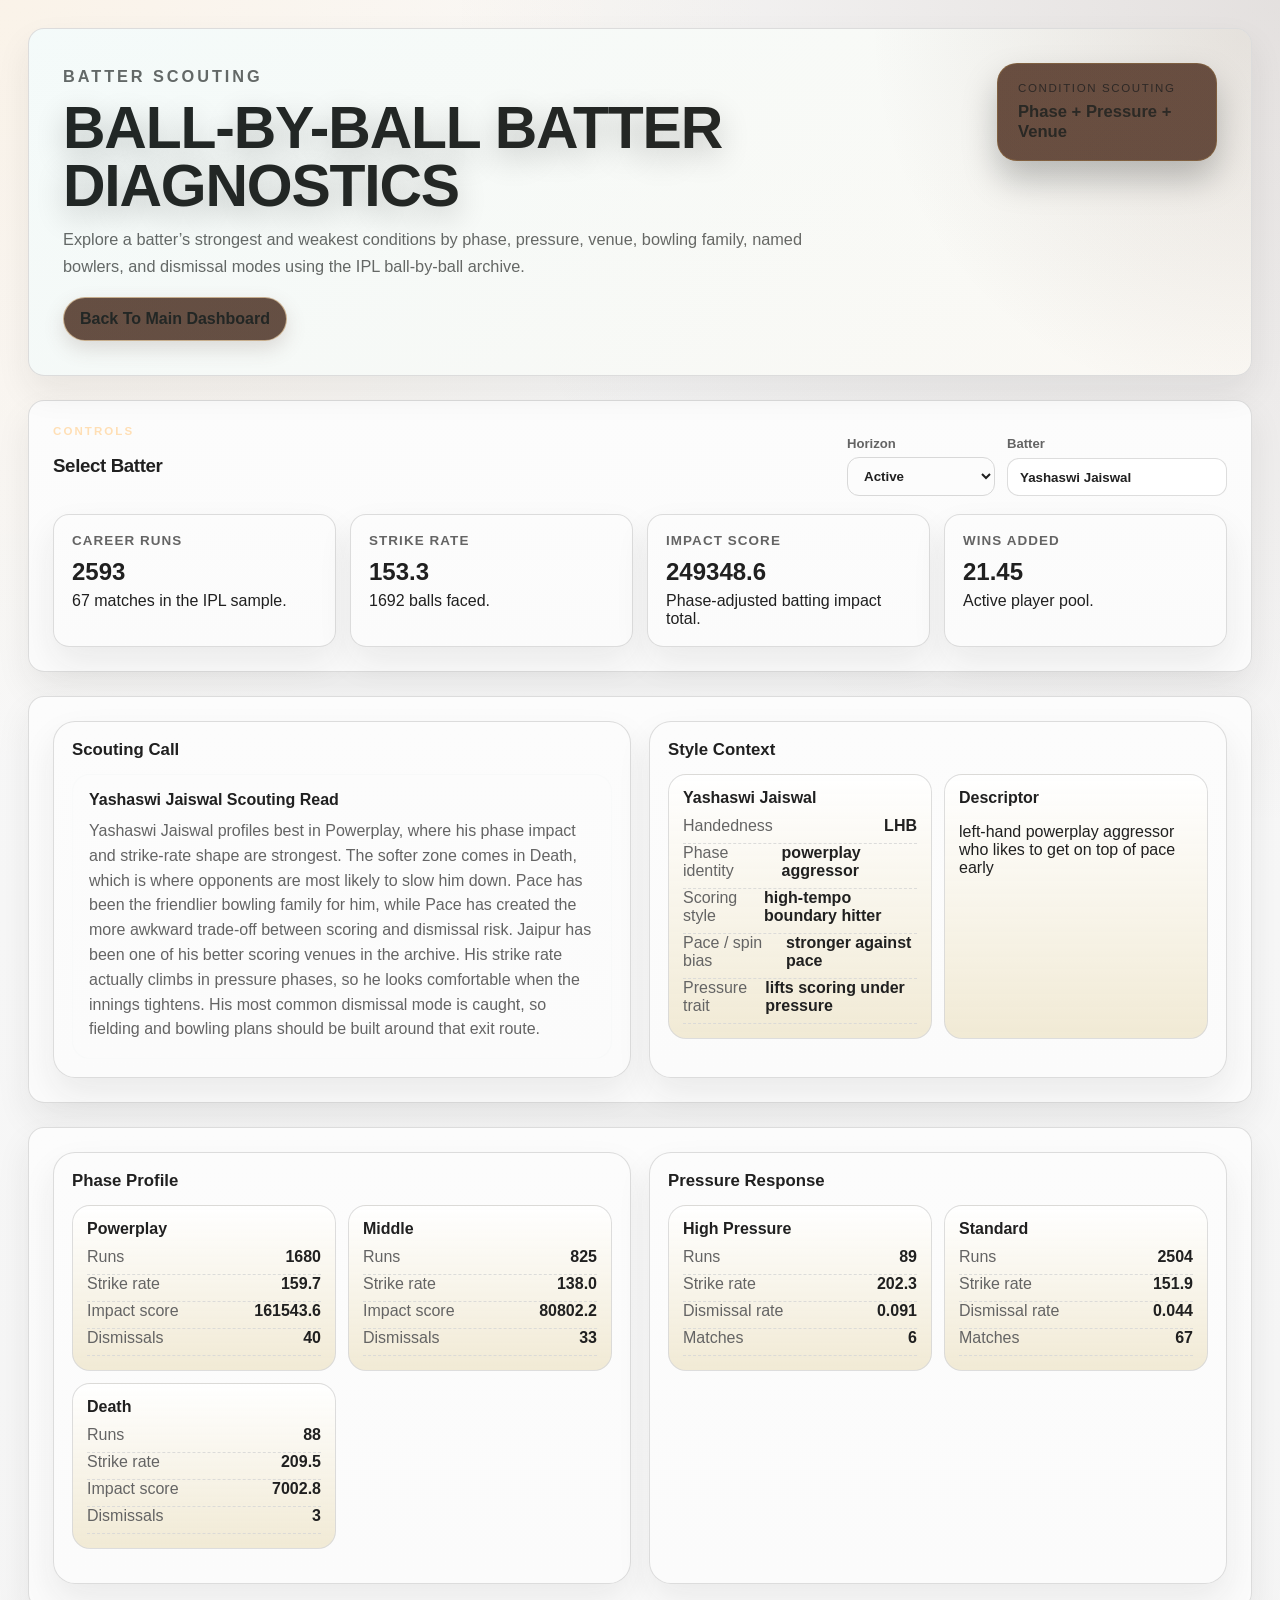
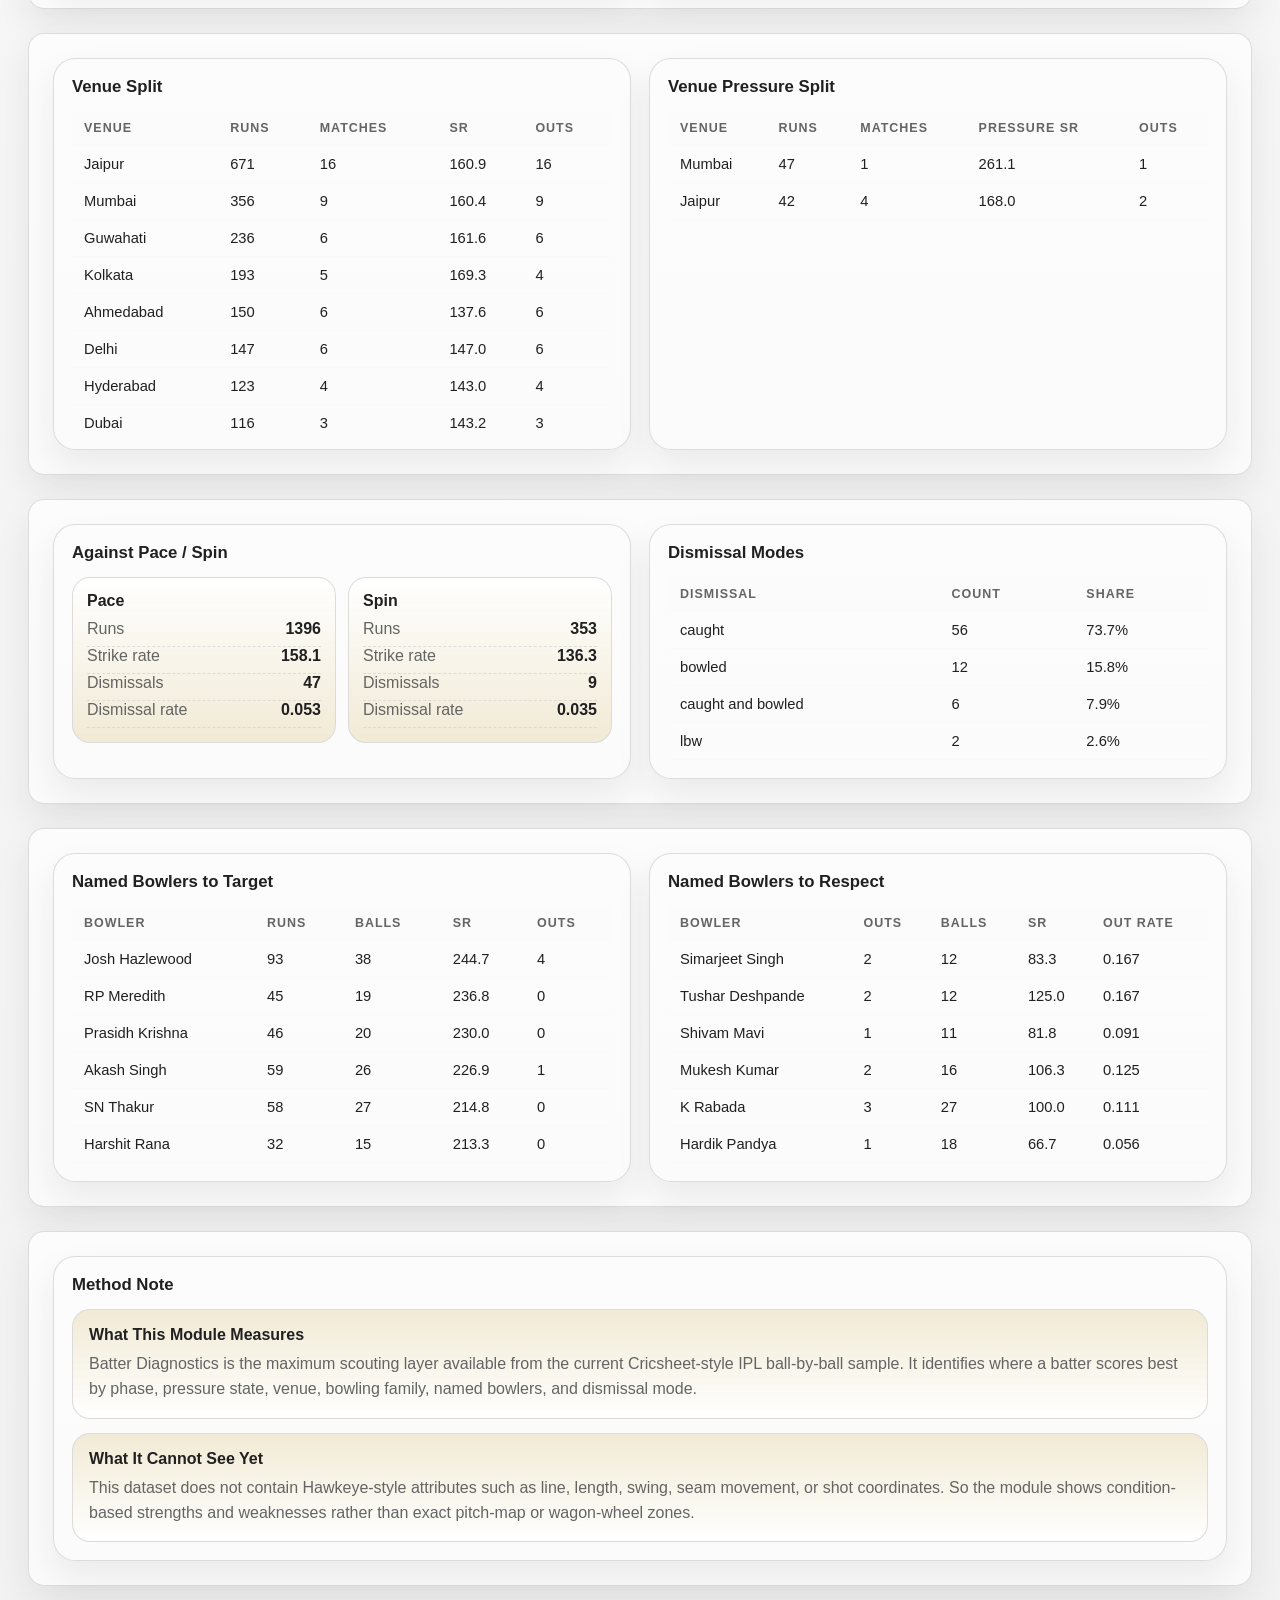
<file: Dashboard/batter_diagnostics.html>
<!DOCTYPE html>
<html lang="en">
  <head>
    <meta charset="UTF-8" />
    <meta name="viewport" content="width=device-width, initial-scale=1.0" />
    <title>IPL Batter Diagnostics</title>
    <link rel="stylesheet" href="./styles.css?v=ipl-theme-batter-1" />
  </head>
  <body>
    <main class="replay-shell">
      <section class="replay-header">
        <div>
          <p class="eyebrow">Batter Scouting</p>
          <h1>Ball-By-Ball Batter Diagnostics</h1>
          <p>
            Explore a batter’s strongest and weakest conditions by phase, pressure, venue, bowling family,
            named bowlers, and dismissal modes using the IPL ball-by-ball archive.
          </p>
          <div class="hero-actions">
            <a class="action-button" href="./index.html" rel="noopener noreferrer">Back To Main Dashboard</a>
          </div>
        </div>
        <div class="replay-badge">
          <span>Condition Scouting</span>
          <strong>Phase + Pressure + Venue</strong>
        </div>
      </section>

      <section class="replay-panel">
        <div class="panel-header">
          <div>
            <p class="eyebrow">Controls</p>
            <h3>Select Batter</h3>
          </div>
          <div class="control-row">
            <label>
              Horizon
              <select id="batter-horizon"></select>
            </label>
            <label>
              Batter
              <input id="batter-search" list="batter-options" placeholder="Search batter" />
              <datalist id="batter-options"></datalist>
            </label>
          </div>
        </div>
        <div id="batter-headline" class="replay-card-grid"></div>
      </section>

      <section class="replay-panel">
        <div class="tool-grid">
          <div class="tile">
            <h4>Scouting Call</h4>
            <div id="batter-scouting-call" class="insight-stack"></div>
          </div>
          <div class="tile">
            <h4>Style Context</h4>
            <div id="batter-style-context" class="compare-grid"></div>
          </div>
        </div>
      </section>

      <section class="replay-panel">
        <div class="tool-grid">
          <div class="tile">
            <h4>Phase Profile</h4>
            <div id="batter-phase-cards" class="compare-grid"></div>
          </div>
          <div class="tile">
            <h4>Pressure Response</h4>
            <div id="batter-pressure-cards" class="compare-grid"></div>
          </div>
        </div>
      </section>

      <section class="replay-panel">
        <div class="tool-grid">
          <div class="tile">
            <h4>Venue Split</h4>
            <div class="table-wrap compact">
              <table id="batter-venue-table"></table>
            </div>
          </div>
          <div class="tile">
            <h4>Venue Pressure Split</h4>
            <div class="table-wrap compact">
              <table id="batter-venue-pressure-table"></table>
            </div>
          </div>
        </div>
      </section>

      <section class="replay-panel">
        <div class="tool-grid">
          <div class="tile">
            <h4>Against Pace / Spin</h4>
            <div id="batter-family-cards" class="compare-grid"></div>
          </div>
          <div class="tile">
            <h4>Dismissal Modes</h4>
            <div class="table-wrap compact">
              <table id="batter-dismissal-table"></table>
            </div>
          </div>
        </div>
      </section>

      <section class="replay-panel">
        <div class="tool-grid">
          <div class="tile">
            <h4>Named Bowlers to Target</h4>
            <div class="table-wrap compact">
              <table id="batter-target-table"></table>
            </div>
          </div>
          <div class="tile">
            <h4>Named Bowlers to Respect</h4>
            <div class="table-wrap compact">
              <table id="batter-trouble-table"></table>
            </div>
          </div>
        </div>
      </section>

      <section class="replay-panel">
        <div class="tile">
          <h4>Method Note</h4>
          <div id="batter-methodology" class="methodology-stack"></div>
        </div>
      </section>
    </main>

    <script src="./data/dashboard_data.js?v=ipl-theme-batter-1"></script>
    <script src="./batter_diagnostics.js?v=ipl-theme-batter-1"></script>
  </body>
</html>
</file>
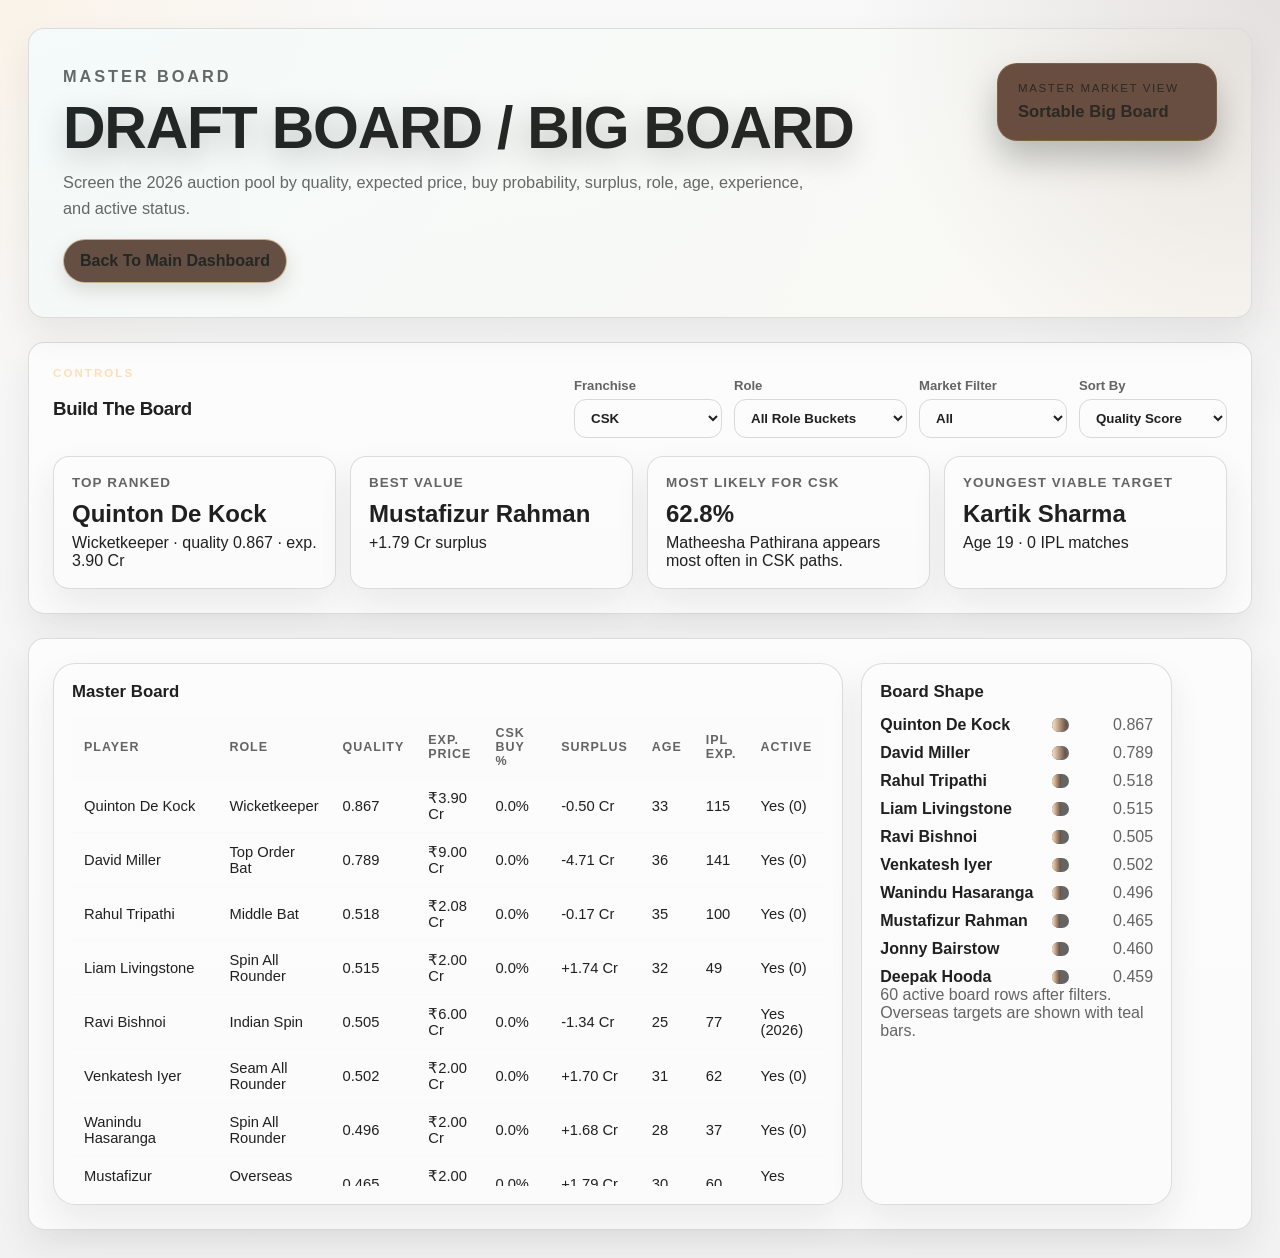
<file: Dashboard/draft_board.html>
<!DOCTYPE html>
<html lang="en">
  <head>
    <meta charset="UTF-8" />
    <meta name="viewport" content="width=device-width, initial-scale=1.0" />
    <title>IPL Draft Board</title>
    <link rel="stylesheet" href="./styles.css?v=ipl-theme-13" />
  </head>
  <body>
    <main class="replay-shell">
      <section class="replay-header">
        <div>
          <p class="eyebrow">Master Board</p>
          <h1>Draft Board / Big Board</h1>
          <p>
            Screen the 2026 auction pool by quality, expected price, buy probability, surplus, role, age, experience, and active status.
          </p>
          <div class="hero-actions">
            <a class="action-button" href="./index.html" rel="noopener noreferrer">Back To Main Dashboard</a>
          </div>
        </div>
        <div class="replay-badge">
          <span>Master Market View</span>
          <strong>Sortable Big Board</strong>
        </div>
      </section>

      <section class="replay-panel">
        <div class="panel-header">
          <div>
            <p class="eyebrow">Controls</p>
            <h3>Build The Board</h3>
          </div>
          <div class="control-row">
            <label>
              Franchise
              <select id="draft-team"></select>
            </label>
            <label>
              Role
              <select id="draft-role"></select>
            </label>
            <label>
              Market Filter
              <select id="draft-market"></select>
            </label>
            <label>
              Sort By
              <select id="draft-sort"></select>
            </label>
          </div>
        </div>
        <div id="draft-headline-cards" class="replay-card-grid"></div>
      </section>

      <section class="replay-panel">
        <div class="tool-grid wide-left">
          <div class="tile">
            <h4>Master Board</h4>
            <div class="table-wrap">
              <table id="draft-table"></table>
            </div>
          </div>
          <div class="tile">
            <h4>Board Shape</h4>
            <div id="draft-bars" class="bar-chart"></div>
            <div id="draft-note" class="muted"></div>
          </div>
        </div>
      </section>
    </main>

    <script src="./data/dashboard_data.js?v=ipl-theme-13"></script>
    <script src="./draft_board.js?v=ipl-theme-13"></script>
  </body>
</html>
</file>
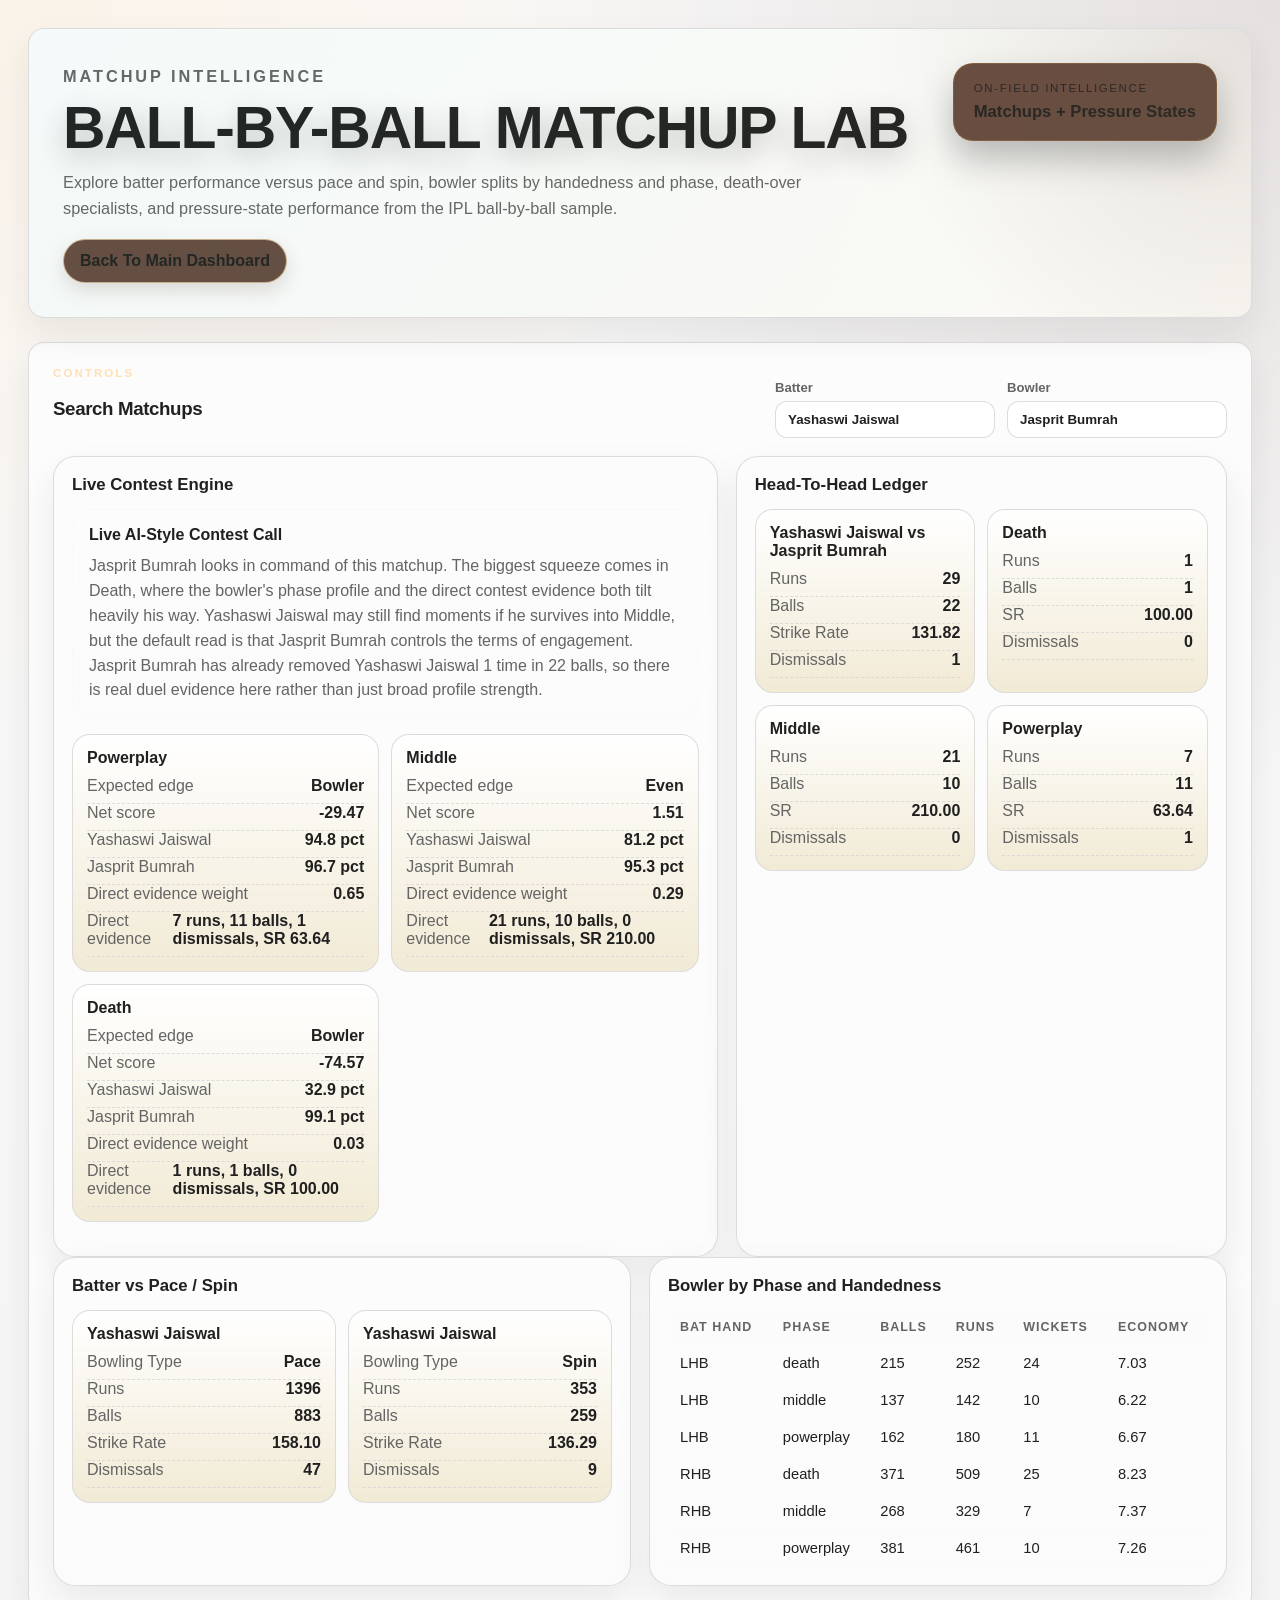
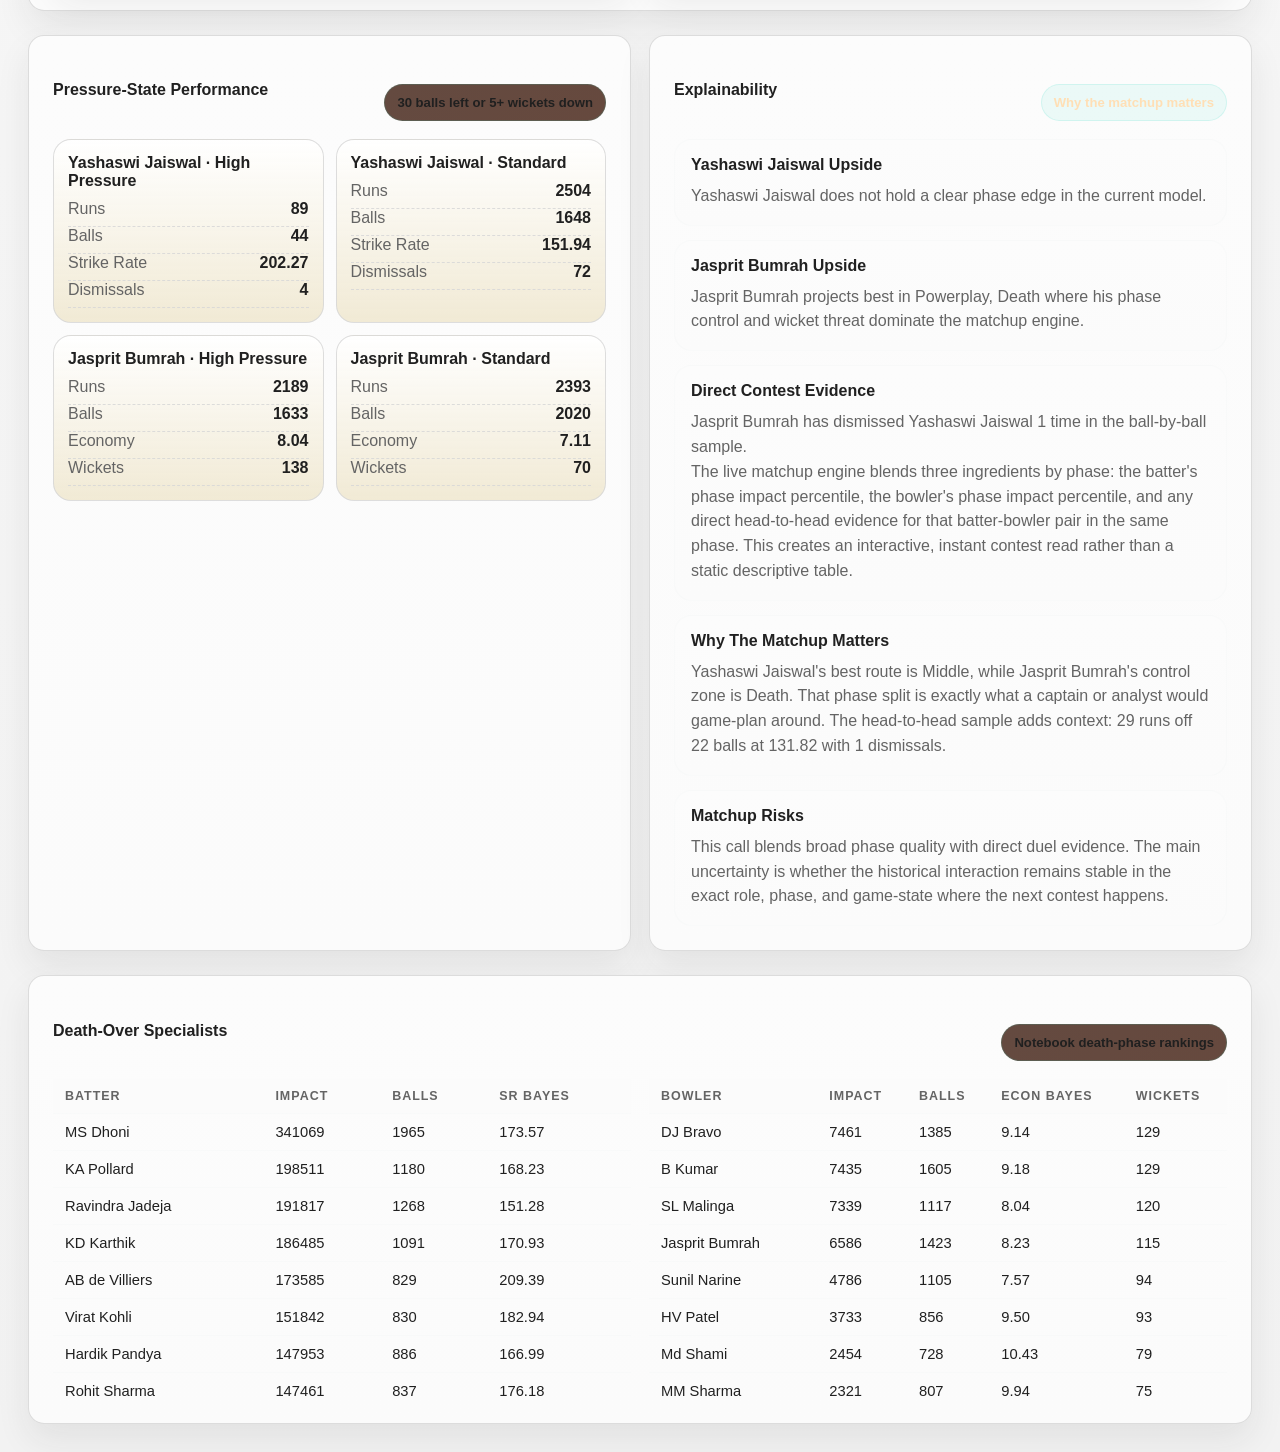
<file: Dashboard/matchup_intelligence.html>
<!DOCTYPE html>
<html lang="en">
  <head>
    <meta charset="UTF-8" />
    <meta name="viewport" content="width=device-width, initial-scale=1.0" />
    <title>IPL Matchup Intelligence</title>
    <link rel="stylesheet" href="./styles.css?v=ipl-theme-2" />
  </head>
  <body>
    <main class="replay-shell">
      <section class="replay-header">
        <div>
          <p class="eyebrow">Matchup Intelligence</p>
          <h1>Ball-By-Ball Matchup Lab</h1>
          <p>
            Explore batter performance versus pace and spin, bowler splits by handedness and phase,
            death-over specialists, and pressure-state performance from the IPL ball-by-ball sample.
          </p>
          <div class="hero-actions">
            <a class="action-button" href="./index.html" rel="noopener noreferrer">Back To Main Dashboard</a>
          </div>
        </div>
        <div class="replay-badge">
          <span>On-Field Intelligence</span>
          <strong>Matchups + Pressure States</strong>
        </div>
      </section>

      <section class="replay-panel">
        <div class="panel-header">
          <div>
            <p class="eyebrow">Controls</p>
            <h3>Search Matchups</h3>
          </div>
          <div class="control-row">
            <label>
              Batter
              <input id="matchup-batter" list="matchup-batter-options" placeholder="Search batter" />
              <datalist id="matchup-batter-options"></datalist>
            </label>
            <label>
              Bowler
              <input id="matchup-bowler" list="matchup-bowler-options" placeholder="Search bowler" />
              <datalist id="matchup-bowler-options"></datalist>
            </label>
          </div>
        </div>

        <div class="tool-grid wide-left">
          <div class="tile">
            <h4>Live Contest Engine</h4>
            <div id="matchup-live-summary" class="insight-stack"></div>
          </div>
          <div class="tile">
            <h4>Head-To-Head Ledger</h4>
            <div id="matchup-h2h-cards" class="compare-grid"></div>
          </div>
        </div>

        <div class="dual-chart">
          <div class="tile">
            <h4>Batter vs Pace / Spin</h4>
            <div id="matchup-batter-cards" class="compare-grid"></div>
          </div>
          <div class="tile">
            <h4>Bowler by Phase and Handedness</h4>
            <div class="table-wrap compact">
              <table id="matchup-bowler-table"></table>
            </div>
          </div>
        </div>
      </section>

      <section class="tool-grid">
        <div class="replay-panel">
          <div class="tile-header">
            <h4>Pressure-State Performance</h4>
            <span class="pill accent">30 balls left or 5+ wickets down</span>
          </div>
          <div id="matchup-pressure-cards" class="compare-grid"></div>
        </div>

        <div class="replay-panel">
          <div class="tile-header">
            <h4>Explainability</h4>
            <span class="pill">Why the matchup matters</span>
          </div>
          <div id="matchup-explainability" class="insight-stack"></div>
        </div>
      </section>

      <section class="replay-panel">
        <div class="tile-header">
          <h4>Death-Over Specialists</h4>
          <span class="pill accent">Notebook death-phase rankings</span>
        </div>
        <div class="dual-chart">
          <div class="table-wrap compact">
            <table id="death-batting-table"></table>
          </div>
          <div class="table-wrap compact">
            <table id="death-bowling-table"></table>
          </div>
        </div>
      </section>
    </main>

    <script src="./data/dashboard_data.js?v=ipl-theme-2"></script>
    <script src="./matchup.js?v=ipl-theme-2"></script>
  </body>
</html>
</file>
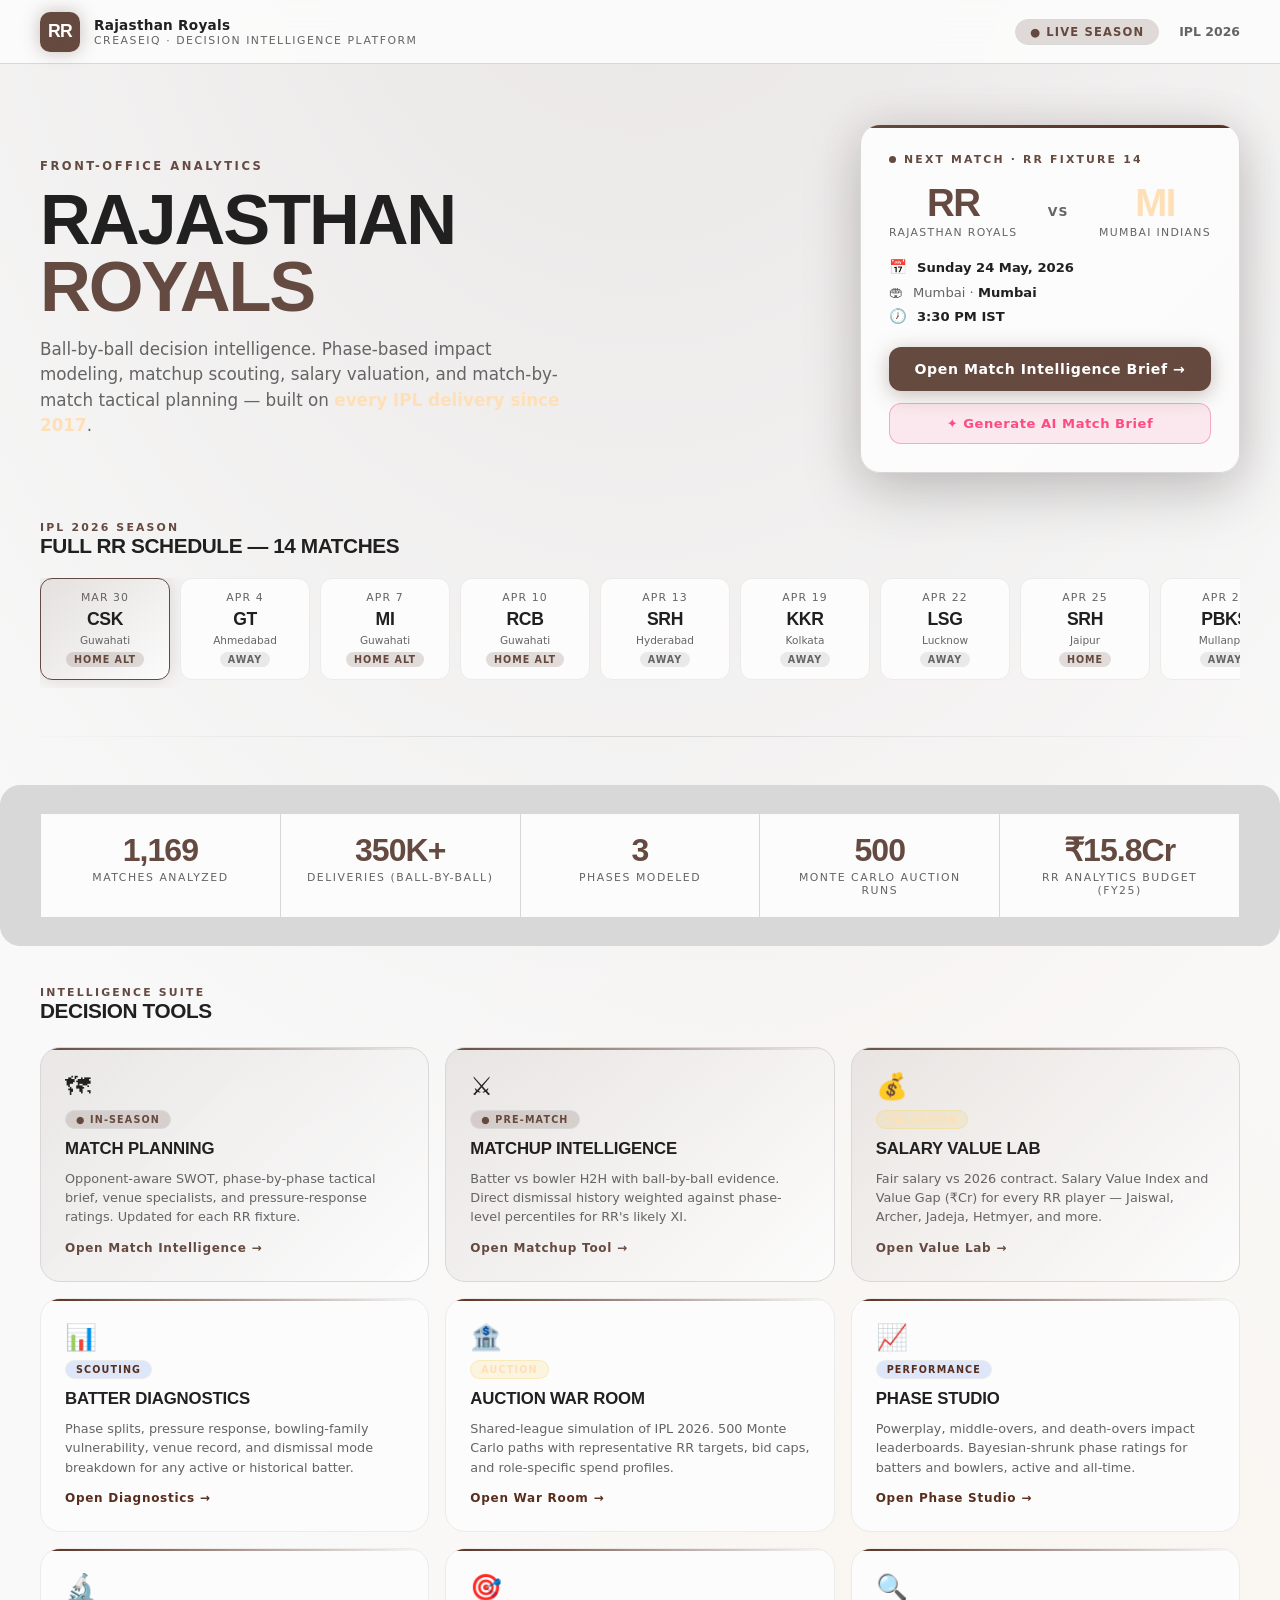
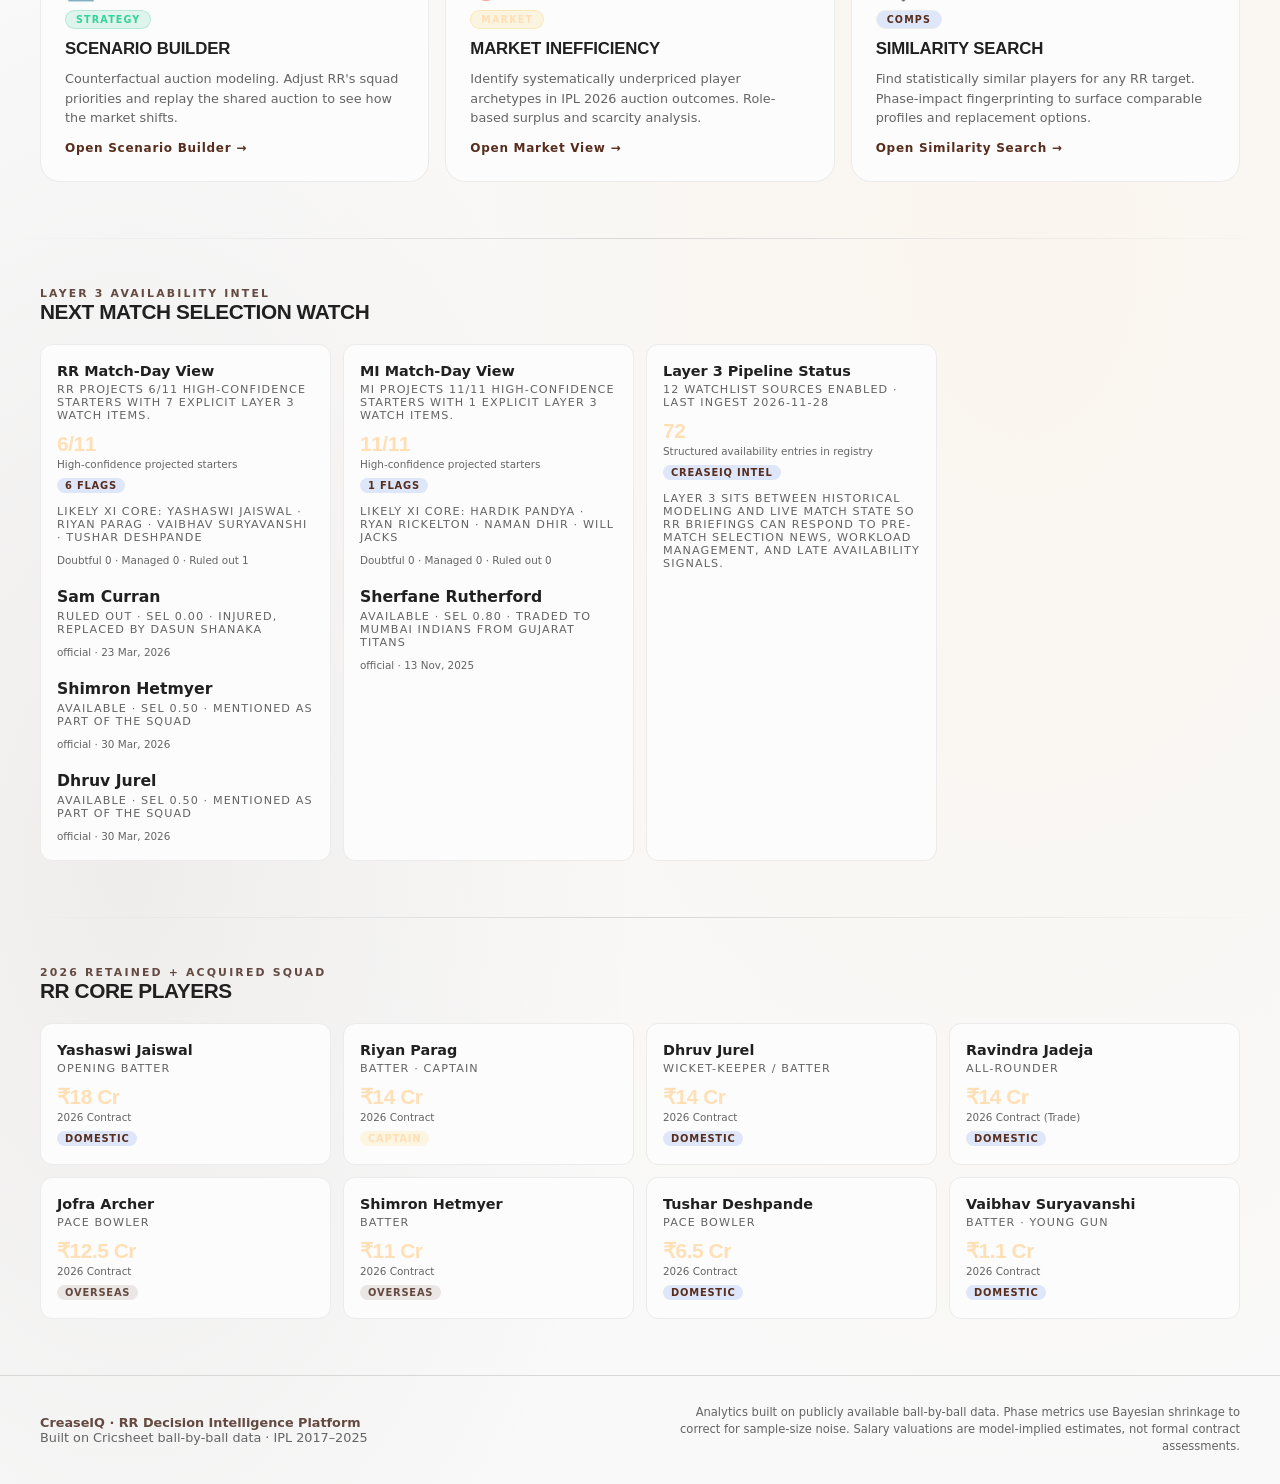
<file: Dashboard/rr_hub.html>
<!DOCTYPE html>
<html lang="en">
  <head>
    <meta charset="UTF-8" />
    <meta name="viewport" content="width=device-width, initial-scale=1.0" />
    <title>CreaseIQ · Rajasthan Royals — Decision Intelligence Platform</title>
    <style>
      /* ── RR Brand Tokens ─────────────────────────────────────── */
      :root {
        --rr-pink:        #644a40;
        --rr-pink-light:  #66493e;
        --rr-pink-dim:    rgba(100, 74, 64, 0.18);
        --rr-pink-glow:   rgba(100, 74, 64, 0.35);
        --rr-blue:        #42382e;
        --rr-blue-mid:    #393028;
        --rr-blue-light:  #582d1d;
        --rr-gold:        #ffdfb5;
        --rr-dark:        #f9f9f9;
        --rr-dark-2:      #fbfbfb;
        --rr-card:        #fcfcfc;
        --rr-card-hover:  #efefef;
        --rr-text:        #202020;
        --rr-muted:       #646464;
        --rr-border:      #d8d8d8;
        --rr-border-blue: #ebebeb;
        --rr-radius:      20px;
        --rr-radius-sm:   12px;
        --display: "Trebuchet MS", "Arial Narrow", "Avenir Next Condensed", sans-serif;
        --ui: "Segoe UI", "Avenir Next", system-ui, sans-serif;
      }

      .dark {
        --rr-pink:        #ffe0c2;
        --rr-pink-light:  #ffe0c1;
        --rr-pink-dim:    rgba(255, 224, 194, 0.18);
        --rr-pink-glow:   rgba(255, 224, 194, 0.35);
        --rr-blue:        #42382e;
        --rr-blue-mid:    #393028;
        --rr-blue-light:  #ffe0c2;
        --rr-gold:        #ffe0c2;
        --rr-dark:        #111111;
        --rr-dark-2:      #191919;
        --rr-card:        #191919;
        --rr-card-hover:  #222222;
        --rr-text:        #eeeeee;
        --rr-muted:       #b4b4b4;
        --rr-border:      #201e18;
        --rr-border-blue: #27272a;
      }

      * { box-sizing: border-box; margin: 0; padding: 0; }
      html { scroll-behavior: smooth; }

      body {
        font-family: var(--ui);
        background: var(--rr-dark);
        color: var(--rr-text);
        min-height: 100vh;
        background-image:
          radial-gradient(ellipse 80% 50% at 50% -10%, rgba(100,74,64,0.12), transparent),
          radial-gradient(ellipse 60% 40% at 80% 60%, rgba(255,223,181,0.16), transparent),
          radial-gradient(ellipse 40% 30% at 10% 80%, rgba(100,74,64,0.07), transparent);
      }

      /* ── Top Nav ─────────────────────────────────────────────── */
      .top-nav {
        display: flex;
        align-items: center;
        justify-content: space-between;
        padding: 0 40px;
        height: 64px;
        background: rgba(252, 252, 252, 0.9);
        border-bottom: 1px solid var(--rr-border);
        backdrop-filter: blur(14px);
        position: sticky;
        top: 0;
        z-index: 100;
      }

      .nav-brand {
        display: flex;
        align-items: center;
        gap: 14px;
      }

      .rr-monogram {
        width: 40px;
        height: 40px;
        border-radius: 10px;
        background: linear-gradient(135deg, var(--rr-pink), var(--rr-pink-light));
        display: flex;
        align-items: center;
        justify-content: center;
        font-family: var(--display);
        font-size: 1.1rem;
        font-weight: 900;
        color: white;
        letter-spacing: -0.04em;
        box-shadow: 0 0 18px var(--rr-pink-glow);
      }

      .nav-brand-text {
        display: grid;
        gap: 1px;
      }

      .nav-title {
        font-size: 0.85rem;
        font-weight: 700;
        color: var(--rr-text);
        letter-spacing: 0.02em;
      }

      .nav-sub {
        font-size: 0.68rem;
        color: var(--rr-muted);
        text-transform: uppercase;
        letter-spacing: 0.14em;
      }

      .nav-right {
        display: flex;
        align-items: center;
        gap: 20px;
      }

      .nav-badge {
        padding: 5px 14px;
        border-radius: 999px;
        background: var(--rr-pink-dim);
        border: 1px solid var(--rr-border);
        font-size: 0.72rem;
        font-weight: 700;
        color: var(--rr-pink-light);
        letter-spacing: 0.1em;
        text-transform: uppercase;
      }

      .nav-season {
        font-size: 0.78rem;
        color: var(--rr-muted);
        font-weight: 600;
      }

      /* ── Hero ────────────────────────────────────────────────── */
      .hero {
        padding: 60px 40px 48px;
        display: grid;
        grid-template-columns: 1fr 380px;
        gap: 40px;
        align-items: center;
        max-width: 1400px;
        margin: 0 auto;
      }

      .hero-eyebrow {
        font-size: 0.72rem;
        text-transform: uppercase;
        letter-spacing: 0.22em;
        color: var(--rr-pink);
        font-weight: 700;
        margin-bottom: 14px;
      }

      .hero-title {
        font-family: var(--display);
        font-size: clamp(2.8rem, 5.5vw, 5rem);
        font-weight: 900;
        letter-spacing: -0.03em;
        text-transform: uppercase;
        line-height: 0.95;
        color: var(--rr-text);
        margin-bottom: 6px;
      }

      .hero-title span {
        color: var(--rr-pink);
      }

      .hero-tagline {
        font-size: 1.05rem;
        color: var(--rr-muted);
        margin-top: 16px;
        line-height: 1.5;
        max-width: 520px;
      }

      .hero-tagline strong {
        color: var(--rr-gold);
      }

      /* ── Next Match Card ─────────────────────────────────────── */
      .next-match-card {
        background: linear-gradient(135deg, var(--rr-card), var(--rr-dark-2));
        border: 1px solid var(--rr-border);
        border-radius: var(--rr-radius);
        padding: 28px;
        box-shadow: 0 0 40px rgba(100,74,64,0.12), 0 20px 60px rgba(0,0,0,0.18);
        position: relative;
        overflow: hidden;
      }

      .next-match-card::before {
        content: '';
        position: absolute;
        top: 0; left: 0; right: 0;
        height: 3px;
        background: linear-gradient(90deg, var(--rr-pink), var(--rr-blue-light));
      }

      .next-match-label {
        font-size: 0.68rem;
        text-transform: uppercase;
        letter-spacing: 0.2em;
        color: var(--rr-pink);
        font-weight: 700;
        margin-bottom: 18px;
        display: flex;
        align-items: center;
        gap: 8px;
      }

      .live-dot {
        width: 7px;
        height: 7px;
        border-radius: 50%;
        background: var(--rr-pink);
        animation: pulse 1.8s infinite;
      }

      @keyframes pulse {
        0%, 100% { opacity: 1; box-shadow: 0 0 0 0 var(--rr-pink-glow); }
        50% { opacity: 0.7; box-shadow: 0 0 0 5px transparent; }
      }

      .match-teams {
        display: flex;
        align-items: center;
        justify-content: space-between;
        margin-bottom: 20px;
        gap: 12px;
      }

      .match-team {
        display: grid;
        gap: 4px;
        text-align: center;
      }

      .team-code {
        font-family: var(--display);
        font-size: 2.4rem;
        font-weight: 900;
        letter-spacing: -0.04em;
        line-height: 1;
      }

      .team-code.rr { color: var(--rr-pink); }
      .team-code.opp { color: var(--rr-gold); }

      .team-name {
        font-size: 0.68rem;
        color: var(--rr-muted);
        text-transform: uppercase;
        letter-spacing: 0.12em;
      }

      .vs-separator {
        font-size: 0.78rem;
        color: var(--rr-muted);
        font-weight: 700;
        letter-spacing: 0.1em;
      }

      .match-meta {
        display: grid;
        gap: 8px;
        margin-bottom: 22px;
      }

      .match-meta-row {
        display: flex;
        align-items: center;
        gap: 10px;
        font-size: 0.82rem;
        color: var(--rr-muted);
      }

      .match-meta-row .icon {
        font-size: 0.9rem;
        flex-shrink: 0;
      }

      .match-meta-row strong {
        color: var(--rr-text);
      }

      .match-cta {
        display: block;
        width: 100%;
        padding: 14px;
        border-radius: var(--rr-radius-sm);
        background: linear-gradient(135deg, var(--rr-pink), var(--rr-pink-light));
        color: white;
        text-decoration: none;
        font-weight: 700;
        font-size: 0.88rem;
        text-align: center;
        letter-spacing: 0.04em;
        box-shadow: 0 4px 20px rgba(100,74,64,0.35);
        transition: all 0.2s;
      }

      .match-cta:hover {
        transform: translateY(-1px);
        box-shadow: 0 6px 28px rgba(100,74,64,0.5);
      }

      /* ── Fixture Strip ───────────────────────────────────────── */
      .fixture-strip-section {
        padding: 0 40px 48px;
        max-width: 1400px;
        margin: 0 auto;
      }

      .section-header {
        display: flex;
        align-items: center;
        gap: 16px;
        margin-bottom: 20px;
      }

      .section-eyebrow {
        font-size: 0.68rem;
        text-transform: uppercase;
        letter-spacing: 0.2em;
        color: var(--rr-pink);
        font-weight: 700;
      }

      .section-title {
        font-family: var(--display);
        font-size: 1.3rem;
        font-weight: 800;
        letter-spacing: -0.02em;
        color: var(--rr-text);
        text-transform: uppercase;
      }

      .fixture-strip {
        display: flex;
        gap: 10px;
        overflow-x: auto;
        padding-bottom: 8px;
        scrollbar-width: thin;
        scrollbar-color: var(--rr-border) transparent;
      }

      .fixture-chip {
        flex-shrink: 0;
        background: var(--rr-card);
        border: 1px solid var(--rr-border-blue);
        border-radius: var(--rr-radius-sm);
        padding: 12px 16px;
        text-decoration: none;
        color: var(--rr-text);
        transition: all 0.18s;
        min-width: 130px;
        text-align: center;
      }

      .fixture-chip:hover {
        background: var(--rr-card-hover);
        border-color: var(--rr-border);
        transform: translateY(-2px);
      }

      .fixture-chip.next {
        border-color: var(--rr-pink);
        background: linear-gradient(135deg, rgba(100,74,64,0.12), rgba(252,252,252,0.95));
        box-shadow: 0 0 20px var(--rr-pink-dim);
      }

      .fixture-chip.played {
        opacity: 0.45;
      }

      .chip-date {
        font-size: 0.68rem;
        color: var(--rr-muted);
        text-transform: uppercase;
        letter-spacing: 0.1em;
        margin-bottom: 5px;
      }

      .chip-opp {
        font-family: var(--display);
        font-size: 1.1rem;
        font-weight: 800;
        letter-spacing: -0.02em;
        color: var(--rr-text);
        margin-bottom: 4px;
      }

      .chip-venue {
        font-size: 0.66rem;
        color: var(--rr-muted);
      }

      .chip-home-badge {
        display: inline-block;
        margin-top: 6px;
        font-size: 0.6rem;
        padding: 2px 8px;
        border-radius: 999px;
        background: var(--rr-pink-dim);
        color: var(--rr-pink-light);
        font-weight: 700;
        text-transform: uppercase;
        letter-spacing: 0.1em;
      }

      /* ── Module Grid ─────────────────────────────────────────── */
      .modules-section {
        padding: 0 40px 56px;
        max-width: 1400px;
        margin: 0 auto;
      }

      .module-grid {
        display: grid;
        grid-template-columns: repeat(3, 1fr);
        gap: 16px;
      }

      .module-card {
        background: var(--rr-card);
        border: 1px solid var(--rr-border-blue);
        border-radius: var(--rr-radius);
        padding: 26px 24px;
        text-decoration: none;
        color: var(--rr-text);
        transition: all 0.2s;
        display: grid;
        gap: 10px;
        position: relative;
        overflow: hidden;
      }

      .module-card:hover {
        background: var(--rr-card-hover);
        border-color: var(--rr-border);
        transform: translateY(-3px);
        box-shadow: 0 12px 40px rgba(0,0,0,0.4), 0 0 20px var(--rr-pink-dim);
      }

      .module-card.primary {
        border-color: var(--rr-border);
        background: linear-gradient(135deg, rgba(100,74,64,0.1), rgba(252,252,252,0.98));
      }

      .module-card.primary:hover {
        box-shadow: 0 12px 40px rgba(0,0,0,0.5), 0 0 30px var(--rr-pink-glow);
      }

      .card-accent-bar {
        position: absolute;
        top: 0; left: 0; right: 0;
        height: 2px;
        background: linear-gradient(90deg, var(--rr-pink), transparent);
      }

      .module-card.secondary .card-accent-bar {
        background: linear-gradient(90deg, var(--rr-blue-light), transparent);
      }

      .card-icon {
        font-size: 1.6rem;
        line-height: 1;
      }

      .card-badge {
        display: inline-block;
        font-size: 0.6rem;
        padding: 3px 10px;
        border-radius: 999px;
        font-weight: 700;
        text-transform: uppercase;
        letter-spacing: 0.12em;
        width: fit-content;
      }

      .badge-live {
        background: rgba(100,74,64,0.18);
        color: var(--rr-pink-light);
        border: 1px solid var(--rr-border);
      }

      .badge-auction {
        background: rgba(247,201,72,0.15);
        color: var(--rr-gold);
        border: 1px solid rgba(247,201,72,0.25);
      }

      .badge-scout {
        background: rgba(47,111,224,0.15);
        color: var(--rr-blue-light);
        border: 1px solid var(--rr-border-blue);
      }

      .badge-intel {
        background: rgba(16,185,129,0.12);
        color: #34D399;
        border: 1px solid rgba(16,185,129,0.2);
      }

      .card-title {
        font-family: var(--display);
        font-size: 1.05rem;
        font-weight: 800;
        letter-spacing: -0.01em;
        text-transform: uppercase;
        color: var(--rr-text);
      }

      .card-desc {
        font-size: 0.8rem;
        color: var(--rr-muted);
        line-height: 1.5;
      }

      .card-arrow {
        margin-top: 4px;
        font-size: 0.75rem;
        color: var(--rr-pink);
        font-weight: 700;
        letter-spacing: 0.06em;
      }

      .module-card.secondary .card-arrow {
        color: var(--rr-blue-light);
      }

      /* ── Squad Strip ─────────────────────────────────────────── */
      .squad-section {
        padding: 0 40px 56px;
        max-width: 1400px;
        margin: 0 auto;
      }

      .squad-grid {
        display: grid;
        grid-template-columns: repeat(4, 1fr);
        gap: 12px;
      }

      .player-card {
        background: var(--rr-card);
        border: 1px solid var(--rr-border-blue);
        border-radius: var(--rr-radius-sm);
        padding: 18px 16px;
        transition: all 0.18s;
      }

      .player-card:hover {
        border-color: var(--rr-border);
        background: var(--rr-card-hover);
      }

      .player-name {
        font-weight: 700;
        font-size: 0.9rem;
        color: var(--rr-text);
        margin-bottom: 4px;
      }

      .player-role {
        font-size: 0.7rem;
        color: var(--rr-muted);
        text-transform: uppercase;
        letter-spacing: 0.1em;
        margin-bottom: 10px;
      }

      .player-salary {
        font-family: var(--display);
        font-size: 1.3rem;
        font-weight: 800;
        color: var(--rr-gold);
        letter-spacing: -0.02em;
      }

      .player-salary-label {
        font-size: 0.65rem;
        color: var(--rr-muted);
        margin-top: 2px;
      }

      .player-flag {
        display: inline-block;
        margin-top: 8px;
        font-size: 0.62rem;
        padding: 2px 8px;
        border-radius: 999px;
        background: rgba(47,111,224,0.15);
        color: var(--rr-blue-light);
        font-weight: 700;
        text-transform: uppercase;
        letter-spacing: 0.08em;
      }

      .player-flag.overseas {
        background: rgba(100,74,64,0.12);
        color: var(--rr-pink-light);
      }

      .player-flag.captain {
        background: rgba(247,201,72,0.15);
        color: var(--rr-gold);
      }

      /* ── Stats Bar ───────────────────────────────────────────── */
      .stats-bar {
        padding: 28px 40px;
        max-width: 1400px;
        margin: 0 auto 40px;
        display: grid;
        grid-template-columns: repeat(5, 1fr);
        gap: 1px;
        background: var(--rr-border);
        border: 1px solid var(--rr-border);
        border-radius: var(--rr-radius);
        overflow: hidden;
      }

      .stat-cell {
        background: var(--rr-card);
        padding: 20px 24px;
        text-align: center;
      }

      .stat-value {
        font-family: var(--display);
        font-size: 2rem;
        font-weight: 900;
        color: var(--rr-pink);
        letter-spacing: -0.03em;
        line-height: 1;
      }

      .stat-label {
        font-size: 0.68rem;
        color: var(--rr-muted);
        text-transform: uppercase;
        letter-spacing: 0.14em;
        margin-top: 5px;
      }

      /* ── Footer ──────────────────────────────────────────────── */
      footer {
        border-top: 1px solid var(--rr-border);
        padding: 28px 40px;
        max-width: 1400px;
        margin: 0 auto;
        display: flex;
        align-items: center;
        justify-content: space-between;
        gap: 20px;
      }

      .footer-brand {
        font-size: 0.8rem;
        color: var(--rr-muted);
      }

      .footer-brand strong {
        color: var(--rr-pink);
      }

      .footer-note {
        font-size: 0.72rem;
        color: var(--rr-muted);
        max-width: 560px;
        text-align: right;
        line-height: 1.5;
      }

      /* ── Live Score Banner ───────────────────────────────────── */
      .live-score-banner {
        display: none;
        background: linear-gradient(90deg, var(--rr-dark), var(--rr-card), var(--rr-dark));
        border-bottom: 1px solid rgba(52, 211, 153, 0.3);
        padding: 10px 40px;
        align-items: center;
        gap: 20px;
        font-size: 0.82rem;
      }

      .live-score-banner.visible { display: flex; }

      .live-score-banner.completed {
        background: linear-gradient(90deg, var(--rr-dark), var(--rr-card), var(--rr-dark));
        border-bottom-color: rgba(232, 23, 93, 0.3);
      }

      .live-badge {
        display: flex;
        align-items: center;
        gap: 6px;
        font-size: 0.66rem;
        font-weight: 800;
        text-transform: uppercase;
        letter-spacing: 0.16em;
        color: #34D399;
        flex-shrink: 0;
      }

      .live-badge.ended { color: var(--rr-muted); }

      .live-dot-green {
        width: 7px;
        height: 7px;
        border-radius: 50%;
        background: #34D399;
        animation: pulse-green 1.4s infinite;
        flex-shrink: 0;
      }

      @keyframes pulse-green {
        0%, 100% { opacity: 1; box-shadow: 0 0 0 0 rgba(52,211,153,0.5); }
        50% { opacity: 0.8; box-shadow: 0 0 0 5px transparent; }
      }

      .score-teams {
        display: flex;
        align-items: center;
        gap: 14px;
        flex: 1;
        flex-wrap: wrap;
      }

      .score-inning {
        display: flex;
        align-items: baseline;
        gap: 6px;
        white-space: nowrap;
      }

      .score-team-name {
        font-size: 0.72rem;
        font-weight: 700;
        color: var(--rr-muted);
        text-transform: uppercase;
        letter-spacing: 0.08em;
      }

      .score-team-name.rr-team { color: var(--rr-pink-light); }

      .score-runs {
        font-family: var(--display);
        font-size: 1.1rem;
        font-weight: 900;
        color: var(--rr-text);
        letter-spacing: -0.02em;
        line-height: 1;
      }

      .score-overs {
        font-size: 0.72rem;
        color: var(--rr-muted);
      }

      .score-separator {
        font-size: 0.7rem;
        color: var(--rr-muted);
      }

      .score-status {
        font-size: 0.78rem;
        color: var(--rr-muted);
        font-style: italic;
        margin-left: auto;
        white-space: nowrap;
        overflow: hidden;
        text-overflow: ellipsis;
        max-width: 280px;
      }

      .score-updated {
        font-size: 0.65rem;
        color: rgba(123,141,184,0.6);
        flex-shrink: 0;
      }

      /* ── Divider ─────────────────────────────────────────────── */
      .section-divider {
        height: 1px;
        background: linear-gradient(90deg, transparent, var(--rr-border), transparent);
        max-width: 1400px;
        margin: 0 auto 48px;
      }

      /* ── Responsive ──────────────────────────────────────────── */
      @media (max-width: 1024px) {
        .hero { grid-template-columns: 1fr; }
        .next-match-card { max-width: 480px; }
        .module-grid { grid-template-columns: repeat(2, 1fr); }
        .squad-grid { grid-template-columns: repeat(2, 1fr); }
        .stats-bar { grid-template-columns: repeat(3, 1fr); }
      }

      @media (max-width: 640px) {
        .top-nav, .hero, .modules-section,
        .squad-section, .fixture-strip-section { padding-left: 20px; padding-right: 20px; }
        .module-grid { grid-template-columns: 1fr; }
        .squad-grid { grid-template-columns: 1fr 1fr; }
        .stats-bar { grid-template-columns: 1fr 1fr; }
      }
    </style>
  </head>

  <body>
    <script>
      // Lightweight client-side hint only; real access control is enforced by the server cookie.
      // Keep the session flag in sync so refreshes after login don't feel broken.
      if (sessionStorage.getItem("rr_demo_auth") !== "1") {
        sessionStorage.setItem("rr_demo_auth", "1");
      }
    </script>

    <!-- ── Nav ──────────────────────────────────────────────────── -->
    <nav class="top-nav">
      <div class="nav-brand">
        <div class="rr-monogram">RR</div>
        <div class="nav-brand-text">
          <span class="nav-title">Rajasthan Royals</span>
          <span class="nav-sub">CreaseIQ · Decision Intelligence Platform</span>
        </div>
      </div>
      <div class="nav-right">
        <span class="nav-badge">● Live Season</span>
        <span class="nav-season">IPL 2026</span>
      </div>
    </nav>

    <!-- ── Live Score Banner ──────────────────────────────────────── -->
    <div class="live-score-banner" id="live-score-banner">
      <div class="live-badge" id="live-badge">
        <span class="live-dot-green" id="live-dot"></span>
        <span id="live-badge-text">LIVE</span>
      </div>
      <div class="score-teams" id="score-teams">
        <!-- populated by JS -->
      </div>
      <div class="score-status" id="score-status"></div>
      <div class="score-updated" id="score-updated"></div>
    </div>

    <!-- ── Hero ─────────────────────────────────────────────────── -->
    <section class="hero">
      <div>
        <p class="hero-eyebrow">Front-Office Analytics</p>
        <h1 class="hero-title">
          Rajasthan<br><span>Royals</span>
        </h1>
        <p class="hero-tagline">
          Ball-by-ball decision intelligence. Phase-based impact modeling,
          matchup scouting, salary valuation, and match-by-match tactical planning —
          built on <strong>every IPL delivery since 2017</strong>.
        </p>
      </div>

      <!-- Next Match Card — populated dynamically by JS -->
      <div class="next-match-card">
        <div class="next-match-label">
          <span class="live-dot"></span>
          <span id="nm-label">Next Match</span>
        </div>
        <div class="match-teams">
          <div class="match-team">
            <div class="team-code rr">RR</div>
            <div class="team-name">Rajasthan Royals</div>
          </div>
          <div class="vs-separator">VS</div>
          <div class="match-team">
            <div class="team-code opp" id="nm-opp-code">—</div>
            <div class="team-name" id="nm-opp-name">Loading…</div>
          </div>
        </div>
        <div class="match-meta">
          <div class="match-meta-row">
            <span class="icon">📅</span>
            <span id="nm-date"><strong>—</strong></span>
          </div>
          <div class="match-meta-row">
            <span class="icon">🏟</span>
            <span id="nm-venue">—</span>
          </div>
          <div class="match-meta-row">
            <span class="icon">🕖</span>
            <span id="nm-time"><strong>—</strong></span>
          </div>
        </div>
        <a class="match-cta" id="nm-cta" href="./match_planning.html?team=RR" target="_blank" rel="noopener noreferrer">
          Open Match Intelligence Brief →
        </a>

        <!-- AI Brief -->
        <button id="ai-brief-btn" style="
          margin-top:12px; width:100%; padding:12px; border-radius:12px;
          background:rgba(232,23,93,0.08); border:1px solid rgba(232,23,93,0.3);
          color:#FF4B82; font-weight:700; font-size:0.82rem; cursor:pointer;
          letter-spacing:0.04em; transition:all 0.2s; font-family:inherit;
        ">✦ Generate AI Match Brief</button>

        <div id="ai-brief-result" style="display:none; margin-top:14px;"></div>
      </div>
    </section>

    <!-- ── Fixture Strip ────────────────────────────────────────── -->
    <section class="fixture-strip-section">
      <div class="section-header">
        <div>
          <p class="section-eyebrow">IPL 2026 Season</p>
          <h2 class="section-title">Full RR Schedule — 14 Matches</h2>
        </div>
      </div>
      <div class="fixture-strip">
        <a class="fixture-chip next" href="./match_planning.html?team=RR" target="_blank">
          <div class="chip-date">Mar 30</div>
          <div class="chip-opp">CSK</div>
          <div class="chip-venue">Guwahati</div>
          <span class="chip-home-badge">Home Alt</span>
        </a>
        <a class="fixture-chip" href="./match_planning.html?team=RR" target="_blank">
          <div class="chip-date">Apr 4</div>
          <div class="chip-opp">GT</div>
          <div class="chip-venue">Ahmedabad</div>
          <span class="chip-home-badge" style="background:rgba(120,120,120,0.15);color:var(--rr-muted);">Away</span>
        </a>
        <a class="fixture-chip" href="./match_planning.html?team=RR" target="_blank">
          <div class="chip-date">Apr 7</div>
          <div class="chip-opp">MI</div>
          <div class="chip-venue">Guwahati</div>
          <span class="chip-home-badge">Home Alt</span>
        </a>
        <a class="fixture-chip" href="./match_planning.html?team=RR" target="_blank">
          <div class="chip-date">Apr 10</div>
          <div class="chip-opp">RCB</div>
          <div class="chip-venue">Guwahati</div>
          <span class="chip-home-badge">Home Alt</span>
        </a>
        <a class="fixture-chip" href="./match_planning.html?team=RR" target="_blank">
          <div class="chip-date">Apr 13</div>
          <div class="chip-opp">SRH</div>
          <div class="chip-venue">Hyderabad</div>
          <span class="chip-home-badge" style="background:rgba(120,120,120,0.15);color:var(--rr-muted);">Away</span>
        </a>
        <a class="fixture-chip" href="./match_planning.html?team=RR" target="_blank">
          <div class="chip-date">Apr 19</div>
          <div class="chip-opp">KKR</div>
          <div class="chip-venue">Kolkata</div>
          <span class="chip-home-badge" style="background:rgba(120,120,120,0.15);color:var(--rr-muted);">Away</span>
        </a>
        <a class="fixture-chip" href="./match_planning.html?team=RR" target="_blank">
          <div class="chip-date">Apr 22</div>
          <div class="chip-opp">LSG</div>
          <div class="chip-venue">Lucknow</div>
          <span class="chip-home-badge" style="background:rgba(120,120,120,0.15);color:var(--rr-muted);">Away</span>
        </a>
        <a class="fixture-chip" href="./match_planning.html?team=RR" target="_blank">
          <div class="chip-date">Apr 25</div>
          <div class="chip-opp">SRH</div>
          <div class="chip-venue">Jaipur</div>
          <span class="chip-home-badge">Home</span>
        </a>
        <a class="fixture-chip" href="./match_planning.html?team=RR" target="_blank">
          <div class="chip-date">Apr 28</div>
          <div class="chip-opp">PBKS</div>
          <div class="chip-venue">Mullanpur</div>
          <span class="chip-home-badge" style="background:rgba(120,120,120,0.15);color:var(--rr-muted);">Away</span>
        </a>
        <a class="fixture-chip" href="./match_planning.html?team=RR" target="_blank">
          <div class="chip-date">May 1</div>
          <div class="chip-opp">DC</div>
          <div class="chip-venue">Jaipur</div>
          <span class="chip-home-badge">Home</span>
        </a>
        <a class="fixture-chip" href="./match_planning.html?team=RR" target="_blank">
          <div class="chip-date">May 9</div>
          <div class="chip-opp">GT</div>
          <div class="chip-venue">Jaipur</div>
          <span class="chip-home-badge">Home</span>
        </a>
        <a class="fixture-chip" href="./match_planning.html?team=RR" target="_blank">
          <div class="chip-date">May 17</div>
          <div class="chip-opp">DC</div>
          <div class="chip-venue">Delhi</div>
          <span class="chip-home-badge" style="background:rgba(120,120,120,0.15);color:var(--rr-muted);">Away</span>
        </a>
        <a class="fixture-chip" href="./match_planning.html?team=RR" target="_blank">
          <div class="chip-date">May 19</div>
          <div class="chip-opp">LSG</div>
          <div class="chip-venue">Jaipur</div>
          <span class="chip-home-badge">Home</span>
        </a>
        <a class="fixture-chip" href="./match_planning.html?team=RR" target="_blank">
          <div class="chip-date">May 24</div>
          <div class="chip-opp">MI</div>
          <div class="chip-venue">Mumbai</div>
          <span class="chip-home-badge" style="background:rgba(120,120,120,0.15);color:var(--rr-muted);">Away</span>
        </a>
      </div>
    </section>

    <div class="section-divider"></div>

    <!-- ── Stats Bar ────────────────────────────────────────────── -->
    <div class="stats-bar">
      <div class="stat-cell">
        <div class="stat-value">1,169</div>
        <div class="stat-label">Matches Analyzed</div>
      </div>
      <div class="stat-cell">
        <div class="stat-value">350K+</div>
        <div class="stat-label">Deliveries (Ball-by-Ball)</div>
      </div>
      <div class="stat-cell">
        <div class="stat-value">3</div>
        <div class="stat-label">Phases Modeled</div>
      </div>
      <div class="stat-cell">
        <div class="stat-value">500</div>
        <div class="stat-label">Monte Carlo Auction Runs</div>
      </div>
      <div class="stat-cell">
        <div class="stat-value">₹15.8Cr</div>
        <div class="stat-label">RR Analytics Budget (FY25)</div>
      </div>
    </div>

    <!-- ── Modules ───────────────────────────────────────────────── -->
    <section class="modules-section">
      <div class="section-header" style="margin-bottom:24px;">
        <div>
          <p class="section-eyebrow">Intelligence Suite</p>
          <h2 class="section-title">Decision Tools</h2>
        </div>
      </div>
      <div class="module-grid">

        <!-- Match Planning — PRIMARY -->
        <a class="module-card primary" href="./match_planning.html?team=RR" target="_blank" rel="noopener noreferrer">
          <div class="card-accent-bar"></div>
          <div class="card-icon">🗺</div>
          <span class="card-badge badge-live">● In-Season</span>
          <div class="card-title">Match Planning</div>
          <div class="card-desc">
            Opponent-aware SWOT, phase-by-phase tactical brief, venue specialists,
            and pressure-response ratings. Updated for each RR fixture.
          </div>
          <div class="card-arrow">Open Match Intelligence →</div>
        </a>

        <!-- Matchup Intelligence — PRIMARY -->
        <a class="module-card primary" href="./matchup_intelligence.html" target="_blank" rel="noopener noreferrer">
          <div class="card-accent-bar"></div>
          <div class="card-icon">⚔</div>
          <span class="card-badge badge-live">● Pre-Match</span>
          <div class="card-title">Matchup Intelligence</div>
          <div class="card-desc">
            Batter vs bowler H2H with ball-by-ball evidence. Direct dismissal history
            weighted against phase-level percentiles for RR's likely XI.
          </div>
          <div class="card-arrow">Open Matchup Tool →</div>
        </a>

        <!-- Salary Value Lab — PRIMARY -->
        <a class="module-card primary" href="./salary_value_lab.html?team=RR" target="_blank" rel="noopener noreferrer">
          <div class="card-accent-bar"></div>
          <div class="card-icon">💰</div>
          <span class="card-badge badge-auction">Valuation</span>
          <div class="card-title">Salary Value Lab</div>
          <div class="card-desc">
            Fair salary vs 2026 contract. Salary Value Index and Value Gap (₹Cr)
            for every RR player — Jaiswal, Archer, Jadeja, Hetmyer, and more.
          </div>
          <div class="card-arrow">Open Value Lab →</div>
        </a>

        <!-- Batter Diagnostics -->
        <a class="module-card secondary" href="./batter_diagnostics.html" target="_blank" rel="noopener noreferrer">
          <div class="card-accent-bar"></div>
          <div class="card-icon">📊</div>
          <span class="card-badge badge-scout">Scouting</span>
          <div class="card-title">Batter Diagnostics</div>
          <div class="card-desc">
            Phase splits, pressure response, bowling-family vulnerability, venue record,
            and dismissal mode breakdown for any active or historical batter.
          </div>
          <div class="card-arrow">Open Diagnostics →</div>
        </a>

        <!-- Auction War Room -->
        <a class="module-card secondary" href="./auction_war_room.html" target="_blank" rel="noopener noreferrer">
          <div class="card-accent-bar"></div>
          <div class="card-icon">🏦</div>
          <span class="card-badge badge-auction">Auction</span>
          <div class="card-title">Auction War Room</div>
          <div class="card-desc">
            Shared-league simulation of IPL 2026. 500 Monte Carlo paths with
            representative RR targets, bid caps, and role-specific spend profiles.
          </div>
          <div class="card-arrow">Open War Room →</div>
        </a>

        <!-- Phase Studio -->
        <a class="module-card secondary" href="./phase_studio.html" target="_blank" rel="noopener noreferrer">
          <div class="card-accent-bar"></div>
          <div class="card-icon">📈</div>
          <span class="card-badge badge-scout">Performance</span>
          <div class="card-title">Phase Studio</div>
          <div class="card-desc">
            Powerplay, middle-overs, and death-overs impact leaderboards.
            Bayesian-shrunk phase ratings for batters and bowlers, active and all-time.
          </div>
          <div class="card-arrow">Open Phase Studio →</div>
        </a>

        <!-- Scenario Builder -->
        <a class="module-card secondary" href="./scenario_builder.html" target="_blank" rel="noopener noreferrer">
          <div class="card-accent-bar"></div>
          <div class="card-icon">🔬</div>
          <span class="card-badge badge-intel">Strategy</span>
          <div class="card-title">Scenario Builder</div>
          <div class="card-desc">
            Counterfactual auction modeling. Adjust RR's squad priorities and replay
            the shared auction to see how the market shifts.
          </div>
          <div class="card-arrow">Open Scenario Builder →</div>
        </a>

        <!-- Market Inefficiency -->
        <a class="module-card secondary" href="./market_inefficiency.html" target="_blank" rel="noopener noreferrer">
          <div class="card-accent-bar"></div>
          <div class="card-icon">🎯</div>
          <span class="card-badge badge-auction">Market</span>
          <div class="card-title">Market Inefficiency</div>
          <div class="card-desc">
            Identify systematically underpriced player archetypes in IPL 2026
            auction outcomes. Role-based surplus and scarcity analysis.
          </div>
          <div class="card-arrow">Open Market View →</div>
        </a>

        <!-- Similarity Search -->
        <a class="module-card secondary" href="./similarity_search.html" target="_blank" rel="noopener noreferrer">
          <div class="card-accent-bar"></div>
          <div class="card-icon">🔍</div>
          <span class="card-badge badge-scout">Comps</span>
          <div class="card-title">Similarity Search</div>
          <div class="card-desc">
            Find statistically similar players for any RR target. Phase-impact
            fingerprinting to surface comparable profiles and replacement options.
          </div>
          <div class="card-arrow">Open Similarity Search →</div>
        </a>

      </div>
    </section>

    <div class="section-divider"></div>

    <!-- ── Availability Intel ───────────────────────────────────── -->
    <section class="squad-section">
      <div class="section-header" style="margin-bottom:20px;">
        <div>
          <p class="section-eyebrow">Layer 3 Availability Intel</p>
          <h2 class="section-title">Next Match Selection Watch</h2>
        </div>
      </div>
      <div class="squad-grid" id="availability-grid">
        <div class="player-card">
          <div class="player-name">Loading RR availability intel…</div>
          <div class="player-role">Watchlist and team-status feed are being applied to the next RR fixture.</div>
          <div class="player-salary">Layer 3</div>
          <div class="player-salary-label">Selection probability + team news</div>
          <span class="player-flag">Loading</span>
        </div>
      </div>
    </section>

    <div class="section-divider"></div>

    <!-- ── Squad Section ────────────────────────────────────────── -->
    <section class="squad-section">
      <div class="section-header" style="margin-bottom:20px;">
        <div>
          <p class="section-eyebrow">2026 Retained + Acquired Squad</p>
          <h2 class="section-title">RR Core Players</h2>
        </div>
      </div>
      <div class="squad-grid">

        <div class="player-card">
          <div class="player-name">Yashaswi Jaiswal</div>
          <div class="player-role">Opening Batter</div>
          <div class="player-salary">₹18 Cr</div>
          <div class="player-salary-label">2026 Contract</div>
          <span class="player-flag">Domestic</span>
        </div>

        <div class="player-card">
          <div class="player-name">Riyan Parag</div>
          <div class="player-role">Batter · Captain</div>
          <div class="player-salary">₹14 Cr</div>
          <div class="player-salary-label">2026 Contract</div>
          <span class="player-flag captain">Captain</span>
        </div>

        <div class="player-card">
          <div class="player-name">Dhruv Jurel</div>
          <div class="player-role">Wicket-Keeper / Batter</div>
          <div class="player-salary">₹14 Cr</div>
          <div class="player-salary-label">2026 Contract</div>
          <span class="player-flag">Domestic</span>
        </div>

        <div class="player-card">
          <div class="player-name">Ravindra Jadeja</div>
          <div class="player-role">All-Rounder</div>
          <div class="player-salary">₹14 Cr</div>
          <div class="player-salary-label">2026 Contract (Trade)</div>
          <span class="player-flag">Domestic</span>
        </div>

        <div class="player-card">
          <div class="player-name">Jofra Archer</div>
          <div class="player-role">Pace Bowler</div>
          <div class="player-salary">₹12.5 Cr</div>
          <div class="player-salary-label">2026 Contract</div>
          <span class="player-flag overseas">Overseas</span>
        </div>

        <div class="player-card">
          <div class="player-name">Shimron Hetmyer</div>
          <div class="player-role">Batter</div>
          <div class="player-salary">₹11 Cr</div>
          <div class="player-salary-label">2026 Contract</div>
          <span class="player-flag overseas">Overseas</span>
        </div>

        <div class="player-card">
          <div class="player-name">Tushar Deshpande</div>
          <div class="player-role">Pace Bowler</div>
          <div class="player-salary">₹6.5 Cr</div>
          <div class="player-salary-label">2026 Contract</div>
          <span class="player-flag">Domestic</span>
        </div>

        <div class="player-card">
          <div class="player-name">Vaibhav Suryavanshi</div>
          <div class="player-role">Batter · Young Gun</div>
          <div class="player-salary">₹1.1 Cr</div>
          <div class="player-salary-label">2026 Contract</div>
          <span class="player-flag">Domestic</span>
        </div>

      </div>
    </section>

    <!-- ── Footer ────────────────────────────────────────────────── -->
    <footer>
      <div class="footer-brand">
        <strong>CreaseIQ · RR Decision Intelligence Platform</strong><br>
        <span>Built on Cricsheet ball-by-ball data · IPL 2017–2025</span>
      </div>
      <div class="footer-note">
        Analytics built on publicly available ball-by-ball data. Phase metrics use
        Bayesian shrinkage to correct for sample-size noise. Salary valuations are
        model-implied estimates, not formal contract assessments.
      </div>
    </footer>

  <script src="./data/dashboard_data.js?v=rr-demo-2"></script>
  <script>
  (function () {
    const TEAM_NAMES = {
      RR:"Rajasthan Royals", CSK:"Chennai Super Kings", MI:"Mumbai Indians",
      KKR:"Kolkata Knight Riders", RCB:"Royal Challengers Bengaluru",
      SRH:"Sunrisers Hyderabad", GT:"Gujarat Titans", PBKS:"Punjab Kings",
      DC:"Delhi Capitals", LSG:"Lucknow Super Giants",
    };

    // ── Dynamic next-match card ───────────────────────────────────
    function populateNextMatch() {
      const matches = (window.DASHBOARD_DATA?.match_planning?.matches) || [];
      const today   = new Date().toISOString().slice(0, 10);
      const rrMatches = matches.filter(m => m.home === "RR" || m.away === "RR");
      const next    = rrMatches.find(m => m.date >= today) || rrMatches[rrMatches.length - 1];
      if (!next) return;

      const opp   = next.home === "RR" ? next.away : next.home;
      const idx   = rrMatches.indexOf(next) + 1;

      // date display
      const d = new Date(next.date + "T00:00:00");
      const dateStr = d.toLocaleDateString("en-IN", { weekday:"long", day:"numeric", month:"long", year:"numeric" });

      document.getElementById("nm-label").textContent   = `Next Match · RR Fixture ${idx}`;
      document.getElementById("nm-opp-code").textContent = opp;
      document.getElementById("nm-opp-name").textContent = TEAM_NAMES[opp] || opp;
      document.getElementById("nm-date").innerHTML       = `<strong>${dateStr}</strong>`;
      document.getElementById("nm-venue").innerHTML      = `${next.venue} · <strong>${next.venue}</strong>`;
      document.getElementById("nm-time").innerHTML       = `<strong>${next.start} IST</strong>`;

      // store for AI brief
      window._rrNextMatch = next;

      renderAvailabilityIntel(next);
    }

    function availabilityBadge(status) {
      const labels = {
        available: "Available",
        doubtful: "Doubtful",
        ruled_out: "Ruled Out",
        managed: "Managed",
        overseas_unavailable: "Overseas Unavailable",
        unknown: "Unknown",
      };
      return labels[status] || "Unknown";
    }

    function renderAvailabilityIntel(match) {
      const grid = document.getElementById("availability-grid");
      const layer = window.DASHBOARD_DATA?.match_planning?.availability_layer || {};
      if (!grid || !match) return;

      const rrAnalysis = match.home === "RR" ? match.home_analysis : match.away_analysis;
      const oppCode = match.home === "RR" ? match.away : match.home;
      const oppAnalysis = match.home === "RR" ? match.away_analysis : match.home_analysis;

      function cardHtml(teamCode, analysis) {
        const availability = analysis?.availability || {};
        const flagged = availability.flagged_players || [];
        const likelyXi = availability.likely_xi || [];
        const statusCounts = availability.status_counts || {};
        const flaggedHtml = flagged.length
          ? flagged.slice(0, 3).map((row) => `
              <div style="margin-top:10px;padding-top:10px;border-top:1px solid rgba(255,255,255,0.08);">
                <div class="player-name" style="font-size:0.98rem;">${row.player}</div>
                <div class="player-role">${availabilityBadge(row.status)} · sel ${Number(row.selection_probability || 0).toFixed(2)}${row.note ? ` · ${row.note}` : ""}</div>
                <div class="player-salary-label">${[row.confidence, row.source_date].filter(Boolean).join(" · ") || "Structured Layer 3 intel"}</div>
              </div>
            `).join("")
          : `<div class="player-role" style="margin-top:12px;">No current flagged availability items. Default squad projection remains intact.</div>`;
        const xiNames = likelyXi.slice(0, 4).map((row) => row.player).join(" · ") || "No projected XI yet";
        return `
          <div class="player-card">
            <div class="player-name">${teamCode} Match-Day View</div>
            <div class="player-role">${availability.summary_line || "No Layer 3 availability summary available yet."}</div>
            <div class="player-salary">${availability.projected_available_xi || 0}/11</div>
            <div class="player-salary-label">High-confidence projected starters</div>
            <span class="player-flag">${flagged.length} flags</span>
            <div class="player-role" style="margin-top:12px;">Likely XI core: ${xiNames}</div>
            <div class="player-salary-label" style="margin-top:8px;">Doubtful ${statusCounts.doubtful || 0} · Managed ${statusCounts.managed || 0} · Ruled out ${statusCounts.ruled_out || 0}</div>
            ${flaggedHtml}
          </div>
        `;
      }

      const metaLine = layer.watchlist_enabled_count
        ? `${layer.watchlist_enabled_count} watchlist source${layer.watchlist_enabled_count === 1 ? "" : "s"} enabled${layer.latest_ingest_at ? ` · last ingest ${layer.latest_ingest_at.slice(0, 10)}` : ""}`
        : "Layer 3 watchlist configured but no active sources are enabled yet.";

      grid.innerHTML = `
        ${cardHtml("RR", rrAnalysis)}
        ${cardHtml(oppCode, oppAnalysis)}
        <div class="player-card">
          <div class="player-name">Layer 3 Pipeline Status</div>
          <div class="player-role">${metaLine}</div>
          <div class="player-salary">${layer.registry_entry_count || 0}</div>
          <div class="player-salary-label">Structured availability entries in registry</div>
          <span class="player-flag">CreaseIQ Intel</span>
          <div class="player-role" style="margin-top:12px;">
            Layer 3 sits between historical modeling and live match state so RR briefings can respond to pre-match selection news, workload management, and late availability signals.
          </div>
        </div>
      `;
    }

    // ── AI Match Brief ────────────────────────────────────────────
    const btn    = document.getElementById("ai-brief-btn");
    const result = document.getElementById("ai-brief-result");

    function briefSection(title, content, color) {
      if (!content || (Array.isArray(content) && !content.length)) return "";
      const body = Array.isArray(content)
        ? `<ul style="margin:6px 0 0 14px;padding:0;">${content.map(s=>`<li style="margin-bottom:4px;">${s}</li>`).join("")}</ul>`
        : `<p style="margin:6px 0 0;line-height:1.55;">${content}</p>`;
      return `
        <div style="margin-bottom:12px;">
          <div style="font-size:0.66rem;font-weight:700;text-transform:uppercase;letter-spacing:0.14em;color:${color};margin-bottom:2px;">${title}</div>
          ${body}
        </div>`;
    }

    function humanizeBriefError(error) {
      const message = String(error?.message || error || "").trim();
      if (/429|rate limit|rate_limit_exceeded|tokens per day/i.test(message)) {
        return "Live AI brief is temporarily unavailable because the Groq quota has been reached. Try again later.";
      }
      if (/Unable to reach Groq API|network|fetch/i.test(message)) {
        return "Live AI brief is temporarily unavailable because the Groq service could not be reached.";
      }
      return "Live AI brief is temporarily unavailable right now.";
    }

    function renderBrief(brief) {
      result.style.display = "block";
      result.innerHTML = `
        <div style="
          background:rgba(6,8,26,0.7); border:1px solid rgba(232,23,93,0.25);
          border-radius:14px; padding:18px; font-size:0.82rem;
          color:#EEF2FF; line-height:1.5;
          border-top: 3px solid #E8175D;
        ">
          <div style="font-size:1rem;font-weight:800;color:#EEF2FF;margin-bottom:4px;">${brief.headline || "AI Match Brief"}</div>
          <div style="font-size:0.82rem;color:#FF4B82;margin-bottom:14px;font-style:italic;">${brief.opening_call || ""}</div>
          ${briefSection("Why This Matchup Is Live", brief.why_this_matchup_is_live, "#F7C948")}
          ${briefSection("Tactical Edges", brief.tactical_edges, "#34D399")}
          ${briefSection("Matchup Watch", brief.matchup_watch, "#60A5FA")}
          ${briefSection("Venue Read", brief.venue_read, "#F7C948")}
          ${briefSection("Recommended Plan", brief.recommended_plan, "#34D399")}
          ${briefSection("Risk Flags", brief.risk_flags, "#F87171")}
          <div style="margin-top:12px;font-size:0.65rem;color:#7B8DB8;border-top:1px solid rgba(255,255,255,0.08);padding-top:8px;">
            ${brief.layer_note || "Generated by Groq · Llama 3.3 70B · Layer 1: historical IPL ball-by-ball intelligence through 2025 · Layer 2: live toss, playing XI, and match context when available · Not a substitute for live scout reports"}
          </div>
        </div>`;
    }

    btn.addEventListener("click", async function () {
      const match = window._rrNextMatch;
      if (!match) { result.style.display="block"; result.innerHTML="<p style='color:#F87171'>No match data loaded.</p>"; return; }

      btn.disabled = true;
      btn.textContent = "Generating brief…";
      result.style.display = "block";
      result.innerHTML = `
        <div style="text-align:center;padding:20px;color:#7B8DB8;font-size:0.82rem;">
          <div style="font-size:1.4rem;margin-bottom:8px;animation:spin 1s linear infinite;display:inline-block;">◌</div><br>
          Groq is reading the match data…
        </div>`;

      try {
        const resp = await fetch("/api/match-brief", {
          method: "POST",
          headers: { "Content-Type": "application/json" },
          body: JSON.stringify({ match_id: match.match_id, team_lens: "RR" }),
        });
        if (!resp.ok) {
          const err = await resp.json().catch(() => ({ error: resp.statusText }));
          throw new Error(err.error || resp.statusText);
        }
        const data = await resp.json();
        renderBrief(data.brief);
      } catch (err) {
        result.innerHTML = `<div style="color:#F87171;font-size:0.82rem;padding:10px;background:rgba(248,113,113,0.08);border-radius:10px;border:1px solid rgba(248,113,113,0.2);">
          <strong>AI Brief Unavailable:</strong> ${humanizeBriefError(err)}
        </div>`;
      } finally {
        btn.disabled = false;
        btn.textContent = "✦ Regenerate AI Match Brief";
      }
    });

    // Run on load
    populateNextMatch();

    // ── Live Score Widget ─────────────────────────────────────────
    const banner      = document.getElementById("live-score-banner");
    const badgeEl     = document.getElementById("live-badge");
    const badgeText   = document.getElementById("live-badge-text");
    const liveDot     = document.getElementById("live-dot");
    const scoreTeams  = document.getElementById("score-teams");
    const scoreStatus = document.getElementById("score-status");
    const scoreUpdated= document.getElementById("score-updated");

    function isRRTeam(name) {
      return name && name.toLowerCase().includes("rajasthan");
    }

    function renderLiveScore(data) {
      if (!data || (!data.live && !data.completed)) {
        banner.classList.remove("visible", "completed");
        return;
      }

      banner.classList.add("visible");

      if (data.completed) {
        banner.classList.add("completed");
        badgeEl.classList.add("ended");
        badgeText.textContent = "RESULT";
        liveDot.style.animation = "none";
        liveDot.style.background = "var(--rr-muted)";
      } else {
        banner.classList.remove("completed");
        badgeEl.classList.remove("ended");
        badgeText.textContent = "LIVE";
        liveDot.style.animation = "";
        liveDot.style.background = "";
      }

      const teams = data.teams || [];
      const scores = data.scores || [];

      let html = "";
      scores.forEach((s, i) => {
        const teamGuess = teams[i] || s.inning.split(" Inning")[0];
        const isRR = isRRTeam(teamGuess);
        const nameClass = isRR ? "score-team-name rr-team" : "score-team-name";
        const displayName = isRR
          ? "RR"
          : teamGuess.split(" ").map(w => w[0]).join("").slice(0, 4).toUpperCase();

        html += `<div class="score-inning">
          <span class="${nameClass}">${displayName}</span>
          <span class="score-runs">${s.runs}/${s.wickets}</span>
          <span class="score-overs">(${s.overs})</span>
        </div>`;
        if (i < scores.length - 1) {
          html += `<span class="score-separator">·</span>`;
        }
      });

      scoreTeams.innerHTML = html || `<span style="color:var(--rr-muted)">${data.name || "RR match in progress"}</span>`;
      scoreStatus.textContent = data.status || "";
      scoreUpdated.textContent = `Updated ${new Date().toLocaleTimeString("en-IN", { hour: "2-digit", minute: "2-digit" })}`;
    }

    async function pollLiveScore() {
      try {
        const resp = await fetch("/api/live-score");
        if (resp.ok) {
          const data = await resp.json();
          renderLiveScore(data);
        }
      } catch (_) {
        // fail silently — don't disrupt the rest of the hub
      }
    }

    // ── Match-window guard — only poll during RR match hours ─────
    // Free tier: 100 calls/day. At 3-min intervals over a 4.5h match = ~90 calls.
    // Outside match windows we make zero API calls.
    const POLL_INTERVAL_MS  = 3 * 60 * 1000;  // 3 minutes
    const WINDOW_BEFORE_MIN = 30;              // start polling 30 min before kickoff
    const WINDOW_AFTER_MIN  = 5 * 60;         // stop polling 5 hours after kickoff

    function getMatchWindowStatus() {
      const matches = (window.DASHBOARD_DATA?.match_planning?.matches) || [];
      const rrMatches = matches.filter(m => m.home === "RR" || m.away === "RR");
      const now = Date.now();

      for (const m of rrMatches) {
        // Parse scheduled start: date (YYYY-MM-DD) + start time ("7:30 PM")
        const [h12, minPart] = (m.start || "7:30 PM").split(":");
        const [min, ampm] = minPart.split(" ");
        let hour = parseInt(h12, 10);
        if (ampm === "PM" && hour !== 12) hour += 12;
        if (ampm === "AM" && hour === 12) hour = 0;
        // IST offset: UTC+5:30
        const matchStart = new Date(`${m.date}T${String(hour).padStart(2,"0")}:${min}:00+05:30`).getTime();
        const windowStart = matchStart - WINDOW_BEFORE_MIN * 60 * 1000;
        const windowEnd   = matchStart + WINDOW_AFTER_MIN  * 60 * 1000;
        if (now >= windowStart && now <= windowEnd) {
          return { inWindow: true, match: m };
        }
      }
      return { inWindow: false };
    }

    let _liveScoreTimer = null;

    function startLiveScorePolling() {
      const { inWindow } = getMatchWindowStatus();
      if (!inWindow) return;   // not a match window — use zero API calls
      pollLiveScore();
      _liveScoreTimer = setInterval(() => {
        const { inWindow: stillIn } = getMatchWindowStatus();
        if (stillIn) {
          pollLiveScore();
        } else {
          clearInterval(_liveScoreTimer);
          banner.classList.remove("visible");
        }
      }, POLL_INTERVAL_MS);
    }

    startLiveScorePolling();
  })();
  </script>

  <style>
    @keyframes spin { from { transform: rotate(0deg); } to { transform: rotate(360deg); } }
    #ai-brief-btn:hover:not(:disabled) {
      background: rgba(100,74,64,0.15) !important;
      box-shadow: 0 0 14px rgba(100,74,64,0.2);
    }
    #ai-brief-btn:disabled { opacity: 0.6; cursor: not-allowed; }
  </style>

  </body>
</html>
</file>
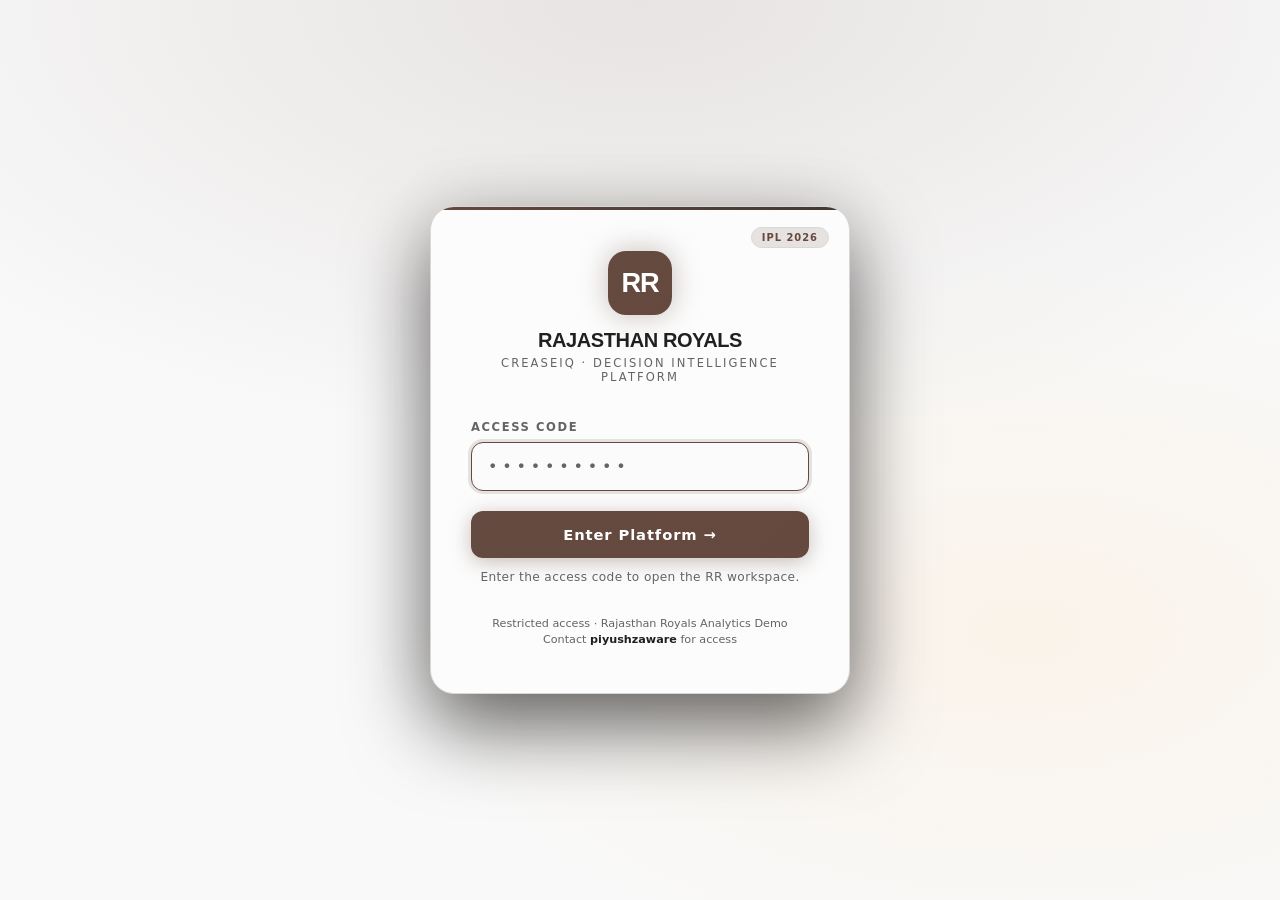
<file: Dashboard/rr_login.html>
<!DOCTYPE html>
<html lang="en">
  <head>
    <meta charset="UTF-8" />
    <meta name="viewport" content="width=device-width, initial-scale=1.0" />
    <title>Rajasthan Royals — Access</title>
    <style>
      :root {
        --rr-pink:       #644a40;
        --rr-pink-light: #66493e;
        --rr-pink-glow:  rgba(100, 74, 64, 0.35);
        --rr-pink-dim:   rgba(100, 74, 64, 0.15);
        --rr-blue:       #42382e;
        --rr-dark:       #f9f9f9;
        --rr-dark-2:     #fbfbfb;
        --rr-card:       #fcfcfc;
        --rr-text:       #202020;
        --rr-muted:      #646464;
        --rr-border:     #d8d8d8;
        --display: "Trebuchet MS", "Arial Narrow", sans-serif;
        --ui: "Segoe UI", system-ui, sans-serif;
      }

      .dark {
        --rr-pink:       #ffe0c2;
        --rr-pink-light: #ffe0c1;
        --rr-pink-glow:  rgba(255, 224, 194, 0.35);
        --rr-pink-dim:   rgba(255, 224, 194, 0.15);
        --rr-blue:       #393028;
        --rr-dark:       #111111;
        --rr-dark-2:     #191919;
        --rr-card:       #191919;
        --rr-text:       #eeeeee;
        --rr-muted:      #b4b4b4;
        --rr-border:     #201e18;
      }

      * { box-sizing: border-box; margin: 0; padding: 0; }

      html, body {
        height: 100%;
        font-family: var(--ui);
        background: var(--rr-dark);
        color: var(--rr-text);
        background-image:
          radial-gradient(ellipse 70% 50% at 50% 0%, rgba(100,74,64,0.12), transparent),
          radial-gradient(ellipse 50% 40% at 80% 70%, rgba(255,223,181,0.22), transparent);
      }

      body {
        display: flex;
        flex-direction: column;
        align-items: center;
        justify-content: center;
        min-height: 100vh;
        padding: 24px;
      }

      /* ── Card ───────────────────────────────────────────────── */
      .login-card {
        width: 100%;
        max-width: 420px;
        background: var(--rr-card);
        border: 1px solid var(--rr-border);
        border-radius: 24px;
        padding: 44px 40px;
        box-shadow:
          0 0 60px rgba(100,74,64,0.1),
          0 32px 80px rgba(0,0,0,0.6);
        position: relative;
        overflow: hidden;
      }

      .login-card::before {
        content: '';
        position: absolute;
        top: 0; left: 0; right: 0;
        height: 3px;
        background: linear-gradient(90deg, var(--rr-pink), var(--rr-blue));
      }

      /* ── Logo ───────────────────────────────────────────────── */
      .logo-wrap {
        display: flex;
        flex-direction: column;
        align-items: center;
        margin-bottom: 36px;
        gap: 14px;
      }

      .rr-monogram {
        width: 64px;
        height: 64px;
        border-radius: 18px;
        background: linear-gradient(135deg, var(--rr-pink), var(--rr-pink-light));
        display: flex;
        align-items: center;
        justify-content: center;
        font-family: var(--display);
        font-size: 1.7rem;
        font-weight: 900;
        color: white;
        letter-spacing: -0.04em;
        box-shadow: 0 0 28px var(--rr-pink-glow);
      }

      .logo-title {
        text-align: center;
      }

      .logo-title h1 {
        font-family: var(--display);
        font-size: 1.25rem;
        font-weight: 900;
        text-transform: uppercase;
        letter-spacing: -0.02em;
        color: var(--rr-text);
        margin-bottom: 4px;
      }

      .logo-title p {
        font-size: 0.72rem;
        color: var(--rr-muted);
        text-transform: uppercase;
        letter-spacing: 0.18em;
      }

      /* ── Form ───────────────────────────────────────────────── */
      .form-group {
        margin-bottom: 20px;
      }

      .form-label {
        display: block;
        font-size: 0.72rem;
        font-weight: 700;
        color: var(--rr-muted);
        text-transform: uppercase;
        letter-spacing: 0.14em;
        margin-bottom: 8px;
      }

      .form-input {
        width: 100%;
        padding: 14px 16px;
        border-radius: 12px;
        background: var(--rr-dark-2);
        border: 1px solid var(--rr-border);
        color: var(--rr-text);
        font-size: 1rem;
        font-family: var(--ui);
        outline: none;
        transition: border-color 0.2s, box-shadow 0.2s;
        letter-spacing: 0.1em;
      }

      .form-input:focus {
        border-color: var(--rr-pink);
        box-shadow: 0 0 0 3px var(--rr-pink-dim);
      }

      .form-input::placeholder {
        color: var(--rr-muted);
        letter-spacing: 0.3em;
      }

      /* ── Button ─────────────────────────────────────────────── */
      .submit-btn {
        width: 100%;
        padding: 15px;
        border-radius: 12px;
        background: linear-gradient(135deg, var(--rr-pink), var(--rr-pink-light));
        color: white;
        font-weight: 700;
        font-size: 0.92rem;
        letter-spacing: 0.06em;
        border: none;
        cursor: pointer;
        box-shadow: 0 4px 20px rgba(100,74,64,0.35);
        transition: all 0.2s;
        font-family: var(--ui);
      }

      .submit-btn:hover {
        transform: translateY(-1px);
        box-shadow: 0 6px 28px rgba(100,74,64,0.5);
      }

      .submit-btn:active {
        transform: translateY(0);
      }

      /* ── Error ──────────────────────────────────────────────── */
      .error-msg {
        display: none;
        margin-top: 14px;
        padding: 10px 14px;
        border-radius: 10px;
        background: rgba(100,74,64,0.08);
        border: 1px solid var(--rr-border);
        color: var(--rr-pink-light);
        font-size: 0.8rem;
        text-align: center;
      }

      .error-msg.visible { display: block; }

      .status-msg {
        margin-top: 12px;
        min-height: 1.1rem;
        font-size: 0.76rem;
        color: var(--rr-muted);
        text-align: center;
        letter-spacing: 0.03em;
      }

      .status-msg.pending {
        color: var(--rr-text);
      }

      .status-msg.success {
        color: #7ef0c8;
      }

      /* ── Shake animation ────────────────────────────────────── */
      @keyframes shake {
        0%, 100% { transform: translateX(0); }
        20%       { transform: translateX(-8px); }
        40%       { transform: translateX(8px); }
        60%       { transform: translateX(-5px); }
        80%       { transform: translateX(5px); }
      }

      .shake { animation: shake 0.4s ease; }

      /* ── Footer note ────────────────────────────────────────── */
      .access-note {
        margin-top: 28px;
        font-size: 0.7rem;
        color: var(--rr-muted);
        text-align: center;
        line-height: 1.5;
      }

      /* ── Season badge ───────────────────────────────────────── */
      .season-badge {
        position: absolute;
        top: 20px;
        right: 20px;
        font-size: 0.62rem;
        padding: 4px 10px;
        border-radius: 999px;
        background: var(--rr-pink-dim);
        border: 1px solid var(--rr-border);
        color: var(--rr-pink-light);
        font-weight: 700;
        letter-spacing: 0.1em;
        text-transform: uppercase;
      }
    </style>
  </head>

  <body>
    <div class="login-card">
      <span class="season-badge">IPL 2026</span>

      <div class="logo-wrap">
        <div class="rr-monogram">RR</div>
        <div class="logo-title">
          <h1>Rajasthan Royals</h1>
          <p>CreaseIQ · Decision Intelligence Platform</p>
        </div>
      </div>

      <form id="login-form" autocomplete="off">
        <div class="form-group">
          <label class="form-label" for="password-input">Access Code</label>
          <input
            id="password-input"
            class="form-input"
            type="password"
            placeholder="••••••••••"
            autofocus
          />
        </div>
        <button class="submit-btn" type="submit">Enter Platform →</button>
        <div class="error-msg" id="error-msg">Incorrect access code. Please try again.</div>
        <div class="status-msg" id="status-msg">Enter the access code to open the RR workspace.</div>
      </form>

      <p class="access-note">
        Restricted access · Rajasthan Royals Analytics Demo<br>
        Contact <strong style="color:var(--rr-text);">piyushzaware</strong> for access
      </p>
    </div>

    <script>
      document.getElementById("login-form").addEventListener("submit", async function (e) {
        e.preventDefault();
        const input    = document.getElementById("password-input");
        const errorMsg = document.getElementById("error-msg");
        const statusMsg = document.getElementById("status-msg");
        const btn      = document.querySelector(".submit-btn");

        btn.disabled = true;
        btn.textContent = "Checking…";
        errorMsg.classList.remove("visible");
        statusMsg.className = "status-msg pending";
        statusMsg.textContent = "Checking access and setting secure session…";

        try {
          const res  = await fetch("/api/auth", {
            method: "POST",
            credentials: "same-origin",
            headers: { "Content-Type": "application/json" },
            body: JSON.stringify({ code: input.value }),
          });
          const data = await res.json();

          if (data.ok) {
            sessionStorage.setItem("rr_demo_auth", "1");
            statusMsg.className = "status-msg success";
            statusMsg.textContent = "Access granted. Redirecting to the RR hub…";
            window.location.replace("./rr_hub.html");
          } else {
            throw new Error(data.error || "wrong code");
          }
        } catch (error) {
          errorMsg.textContent =
            error && error.message && error.message !== "wrong code"
              ? "Unable to verify access right now. Please try again."
              : "Incorrect access code. Please try again.";
          errorMsg.classList.add("visible");
          statusMsg.className = "status-msg";
          statusMsg.textContent = "If this keeps happening, clear site cookies and try again.";
          input.value = "";
          input.focus();
          btn.disabled = false;
          btn.textContent = "Enter Platform →";
          const card = document.querySelector(".login-card");
          card.classList.remove("shake");
          void card.offsetWidth;
          card.classList.add("shake");
        }
      });
    </script>
  </body>
</html>
</file>
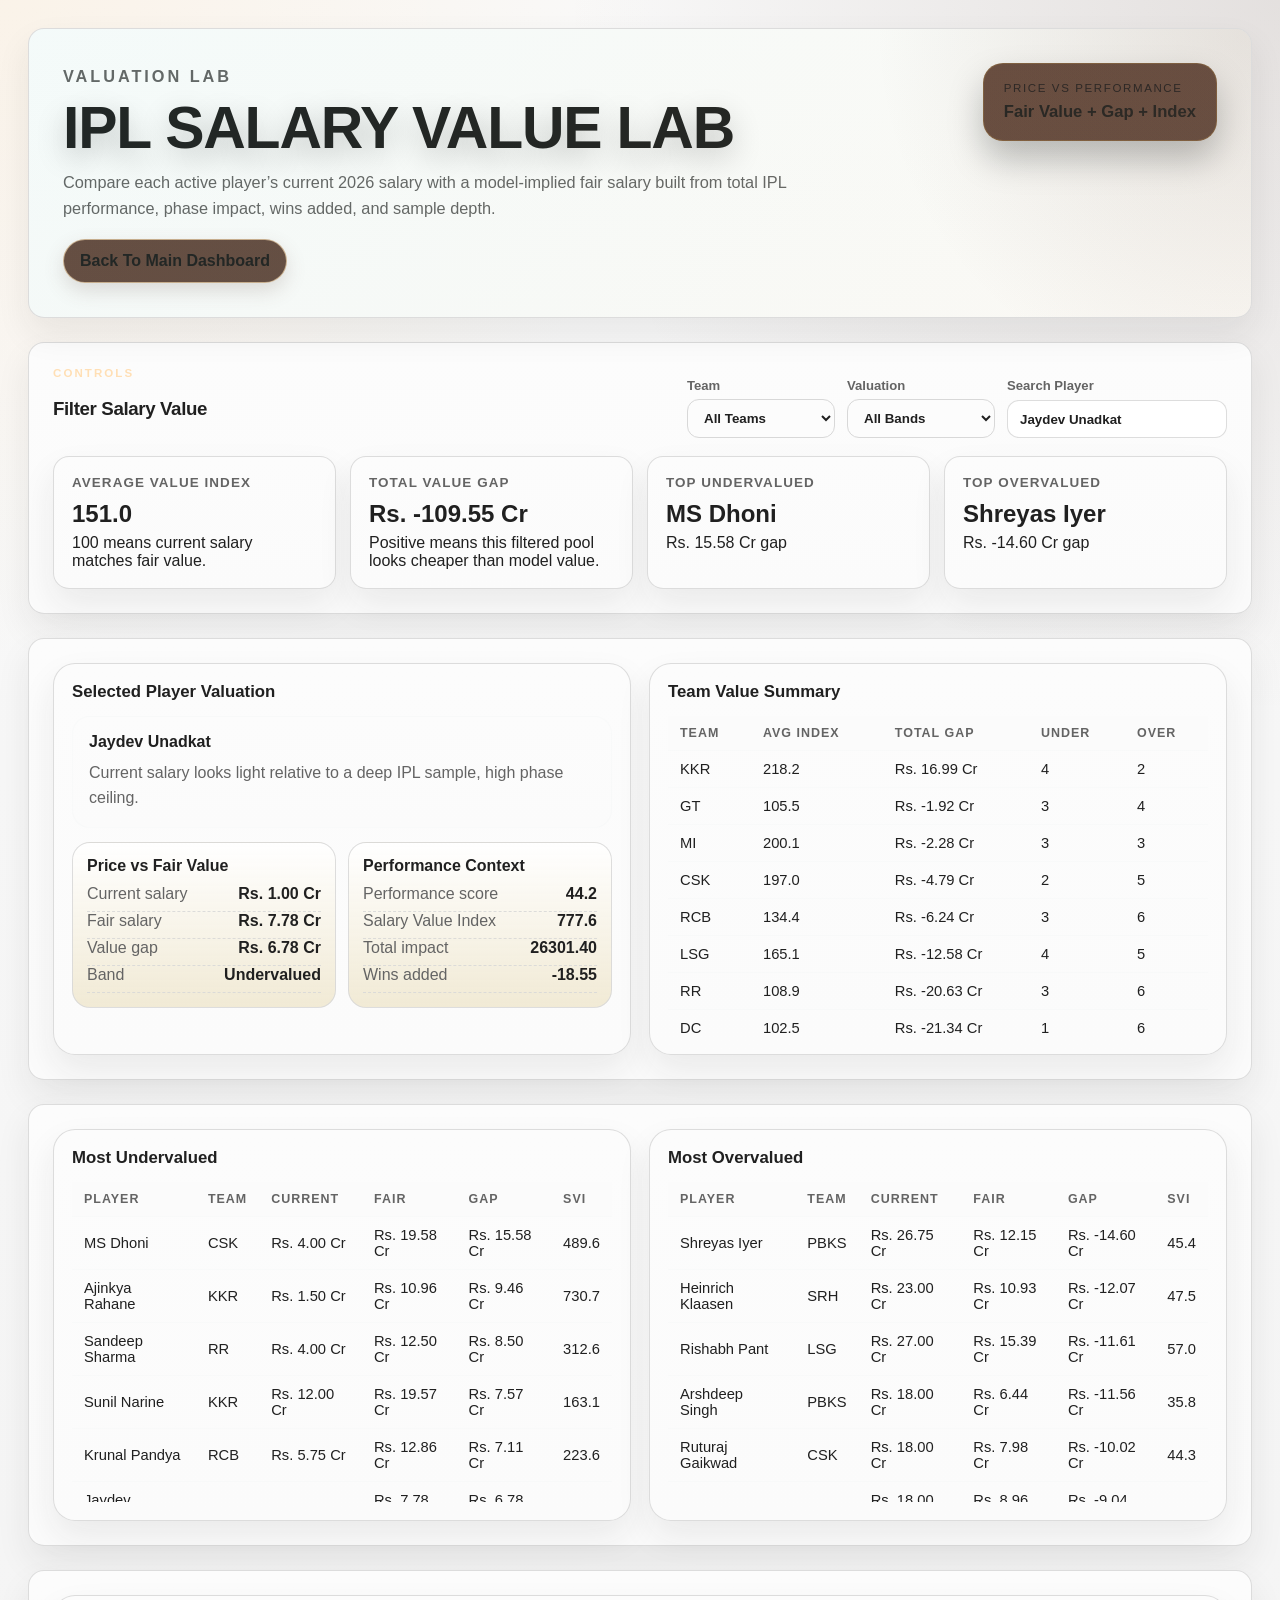
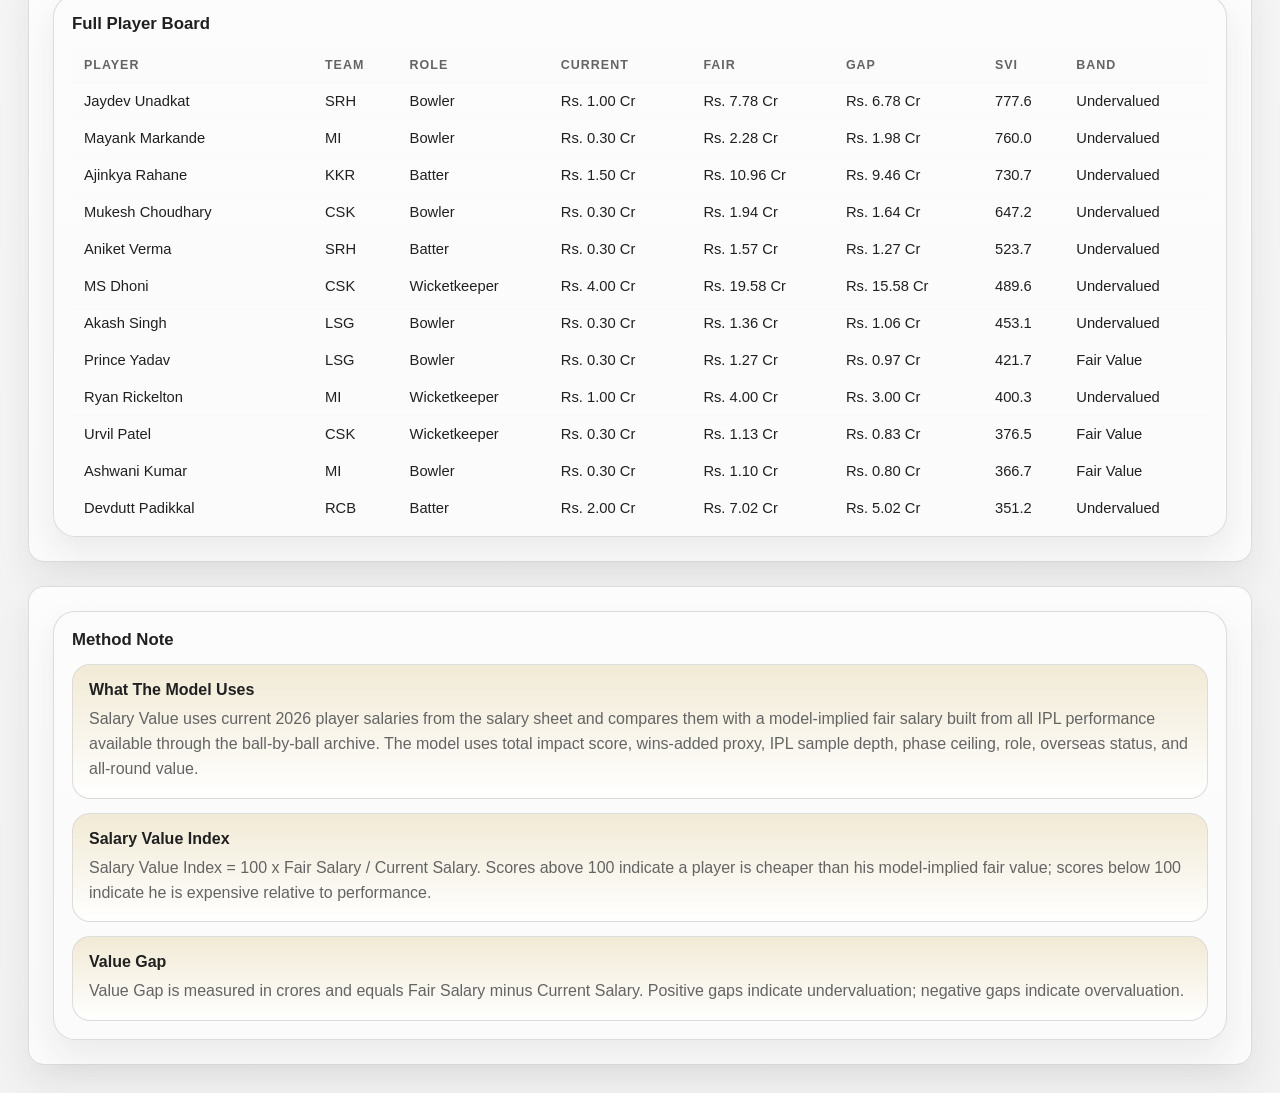
<file: Dashboard/salary_value_lab.html>
<!DOCTYPE html>
<html lang="en">
  <head>
    <meta charset="UTF-8" />
    <meta name="viewport" content="width=device-width, initial-scale=1.0" />
    <title>IPL Salary Value Lab</title>
    <link rel="stylesheet" href="./styles.css?v=ipl-theme-value-1" />
    <style id="rr-mode-styles"></style>
  </head>
  <body>
    <div id="rr-topbar" style="display:none; align-items:center; justify-content:space-between; padding:10px 32px; background:linear-gradient(90deg,#0C1230,#14336B); border-bottom:1px solid rgba(232,23,93,0.3); position:sticky; top:0; z-index:50;">
      <div style="display:flex; align-items:center; gap:14px;">
        <div style="width:32px;height:32px;border-radius:8px;background:linear-gradient(135deg,#E8175D,#B5144A);display:flex;align-items:center;justify-content:center;font-weight:900;color:white;font-size:0.85rem;box-shadow:0 0 14px rgba(232,23,93,0.4);">RR</div>
        <span style="color:#EEF2FF;font-weight:700;font-size:0.88rem;">Rajasthan Royals · Salary Value Lab</span>
      </div>
      <div style="display:flex;align-items:center;gap:16px;">
        <span id="rr-squad-label" style="font-size:0.78rem;color:#7B8DB8;"></span>
        <a href="./rr_hub.html" style="padding:7px 16px;border-radius:999px;background:rgba(232,23,93,0.15);border:1px solid rgba(232,23,93,0.3);color:#FF4B82;text-decoration:none;font-size:0.78rem;font-weight:700;">← RR Hub</a>
      </div>
    </div>

    <main class="replay-shell">
      <section class="replay-header">
        <div>
          <p class="eyebrow" id="page-eyebrow">Valuation Lab</p>
          <h1 id="page-title">IPL Salary Value Lab</h1>
          <p id="page-desc">
            Compare each active player’s current 2026 salary with a model-implied fair salary built from total IPL performance, phase impact, wins added, and sample depth.
          </p>
          <div class="hero-actions">
            <a class="action-button" id="back-link" href="./index.html" rel="noopener noreferrer">Back To Main Dashboard</a>
          </div>
        </div>
        <div class="replay-badge">
          <span id="badge-top">Price vs Performance</span>
          <strong>Fair Value + Gap + Index</strong>
        </div>
      </section>

      <section class="replay-panel">
        <div class="panel-header">
          <div>
            <p class="eyebrow">Controls</p>
            <h3>Filter Salary Value</h3>
          </div>
          <div class="control-row">
            <label>
              Team
              <select id="value-team-filter"></select>
            </label>
            <label>
              Valuation
              <select id="value-band-filter"></select>
            </label>
            <label>
              Search Player
              <input id="value-player-search" list="value-player-options" placeholder="Search player" />
              <datalist id="value-player-options"></datalist>
            </label>
          </div>
        </div>
        <div id="value-headline-cards" class="replay-card-grid"></div>
      </section>

      <section class="replay-panel">
        <div class="tool-grid">
          <div class="tile">
            <h4>Selected Player Valuation</h4>
            <div id="value-player-card" class="insight-stack"></div>
          </div>
          <div class="tile">
            <h4>Team Value Summary</h4>
            <div class="table-wrap compact">
              <table id="value-team-table"></table>
            </div>
          </div>
        </div>
      </section>

      <section class="replay-panel">
        <div class="tool-grid">
          <div class="tile">
            <h4>Most Undervalued</h4>
            <div class="table-wrap compact">
              <table id="value-undervalued-table"></table>
            </div>
          </div>
          <div class="tile">
            <h4>Most Overvalued</h4>
            <div class="table-wrap compact">
              <table id="value-overvalued-table"></table>
            </div>
          </div>
        </div>
      </section>

      <section class="replay-panel">
        <div class="tile">
          <h4>Full Player Board</h4>
          <div class="table-wrap">
            <table id="value-player-table"></table>
          </div>
        </div>
      </section>

      <section class="replay-panel">
        <div class="tile">
          <h4>Method Note</h4>
          <div id="value-methodology" class="methodology-stack"></div>
        </div>
      </section>
    </main>

    <script src="./data/dashboard_data.js?v=rr-demo-1"></script>
    <script src="./salary_value_lab.js?v=rr-demo-1"></script>
  </body>
</html>
</file>
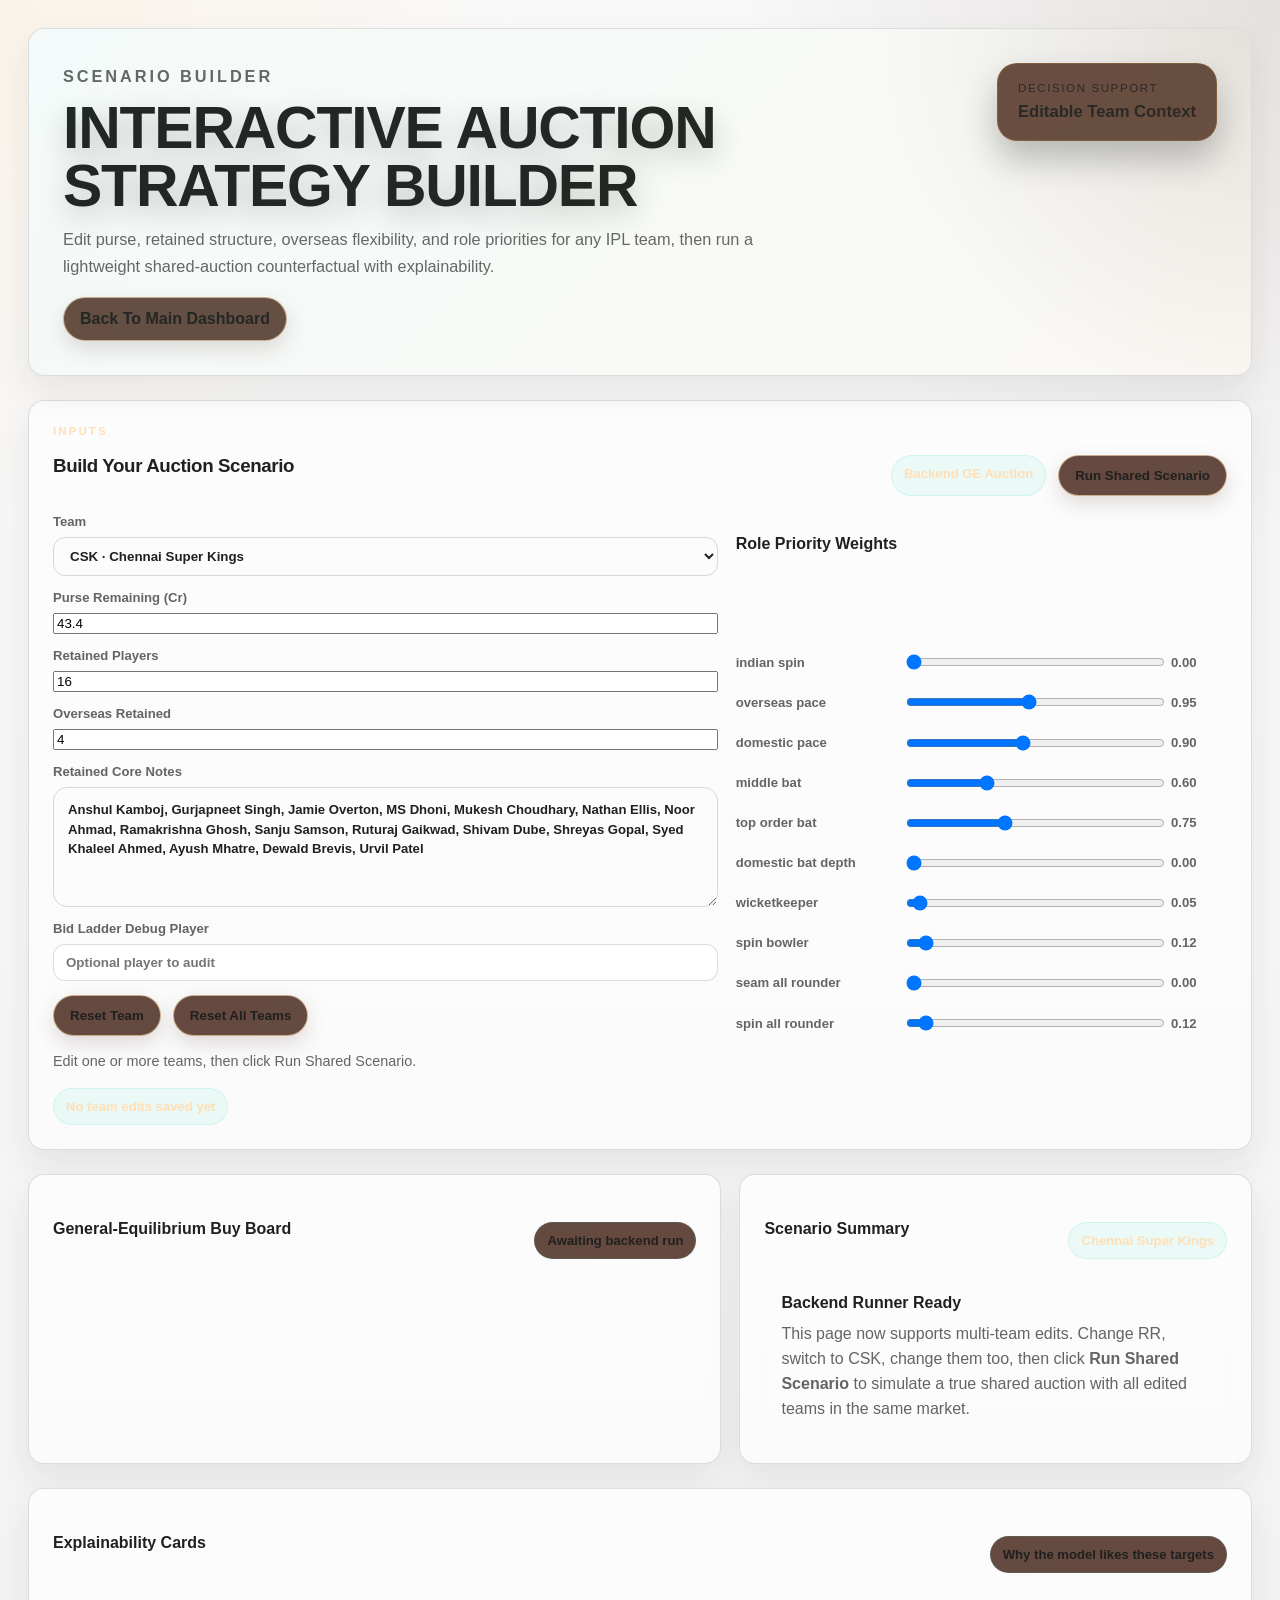
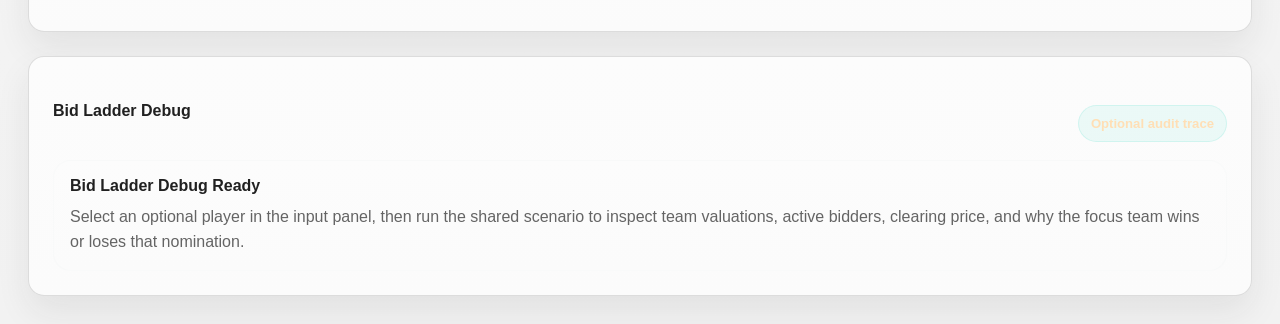
<file: Dashboard/scenario_builder.html>
<!DOCTYPE html>
<html lang="en">
  <head>
    <meta charset="UTF-8" />
    <meta name="viewport" content="width=device-width, initial-scale=1.0" />
    <title>IPL Scenario Builder</title>
    <link rel="stylesheet" href="./styles.css?v=ipl-theme-2" />
  </head>
  <body>
    <main class="replay-shell">
      <section class="replay-header">
        <div>
          <p class="eyebrow">Scenario Builder</p>
          <h1>Interactive Auction Strategy Builder</h1>
          <p>
            Edit purse, retained structure, overseas flexibility, and role priorities for any IPL
            team, then run a lightweight shared-auction counterfactual with explainability.
          </p>
          <div class="hero-actions">
            <a class="action-button" href="./index.html" rel="noopener noreferrer">Back To Main Dashboard</a>
          </div>
        </div>
        <div class="replay-badge">
          <span>Decision Support</span>
          <strong>Editable Team Context</strong>
        </div>
      </section>

      <section class="replay-panel">
        <div class="panel-header">
          <div>
            <p class="eyebrow">Inputs</p>
            <h3>Build Your Auction Scenario</h3>
          </div>
          <div class="pill-row wrap">
            <span class="pill" id="scenario-method-pill"></span>
            <button class="action-button" id="scenario-run-button" type="button">Run Shared Scenario</button>
          </div>
        </div>

        <div class="tool-grid wide-left">
          <div class="tool-controls">
            <label>
              Team
              <select id="scenario-team"></select>
            </label>
            <label>
              Purse Remaining (Cr)
              <input id="scenario-purse" type="number" min="0" step="0.05" />
            </label>
            <label>
              Retained Players
              <input id="scenario-retained" type="number" min="0" max="25" step="1" />
            </label>
            <label>
              Overseas Retained
              <input id="scenario-overseas" type="number" min="0" max="8" step="1" />
            </label>
            <label>
              Retained Core Notes
              <textarea id="scenario-retained-list"></textarea>
            </label>
            <label>
              Bid Ladder Debug Player
              <input id="scenario-debug-player" list="scenario-debug-options" placeholder="Optional player to audit" />
              <datalist id="scenario-debug-options"></datalist>
            </label>
            <div class="pill-row wrap">
              <button class="action-button" id="scenario-reset-team" type="button">Reset Team</button>
              <button class="action-button" id="scenario-reset-all" type="button">Reset All Teams</button>
            </div>
          </div>

          <div class="slider-stack">
            <h4>Role Priority Weights</h4>
            <div id="scenario-role-sliders" class="slider-stack"></div>
          </div>
        </div>
        <p class="mini-note" id="scenario-status"></p>
        <div id="scenario-edited-teams" class="pill-row wrap"></div>
      </section>

      <section class="tool-grid wide-left">
        <div class="replay-panel">
          <div class="tile-header">
            <h4>General-Equilibrium Buy Board</h4>
            <span class="pill accent" id="scenario-summary-pill"></span>
          </div>
          <div class="table-wrap">
            <table id="scenario-results"></table>
          </div>
        </div>

        <div class="replay-panel">
          <div class="tile-header">
            <h4>Scenario Summary</h4>
            <span class="pill" id="scenario-team-pill"></span>
          </div>
          <div id="scenario-summary" class="insight-stack"></div>
        </div>
      </section>

      <section class="replay-panel">
        <div class="tile-header">
          <h4>Explainability Cards</h4>
          <span class="pill accent">Why the model likes these targets</span>
        </div>
        <div id="scenario-explainability" class="compare-grid"></div>
      </section>

      <section class="replay-panel">
        <div class="tile-header">
          <h4>Bid Ladder Debug</h4>
          <span class="pill" id="scenario-debug-pill">Optional audit trace</span>
        </div>
        <div id="scenario-debug" class="insight-stack"></div>
      </section>
    </main>

    <script src="./data/dashboard_data.js?v=ipl-theme-2"></script>
    <script src="./scenario.js?v=ipl-theme-2"></script>
  </body>
</html>
</file>
<file: Dashboard/styles.css>
:root {
  --card: #fcfcfc;
  --ring: #644a40;
  --input: #d8d8d8;
  --muted: #efefef;
  --accent: #e8e8e8;
  --border: #d8d8d8;
  --radius: 0.5rem;
  --chart-1: #644a40;
  --chart-2: #ffdfb5;
  --chart-3: #e8e8e8;
  --chart-4: #ffe6c4;
  --chart-5: #66493e;
  --popover: #fcfcfc;
  --primary: #644a40;
  --sidebar: #fbfbfb;
  --secondary: #ffdfb5;
  --background: #f9f9f9;
  --foreground: #202020;
  --destructive: #e54d2e;
  --sidebar-ring: #b5b5b5;
  --sidebar-accent: #f7f7f7;
  --sidebar-border: #ebebeb;
  --card-foreground: #202020;
  --sidebar-primary: #343434;
  --muted-foreground: #646464;
  --accent-foreground: #202020;
  --popover-foreground: #202020;
  --primary-foreground: #ffffff;
  --sidebar-foreground: #252525;
  --secondary-foreground: #582d1d;
  --destructive-foreground: #ffffff;
  --sidebar-accent-foreground: #343434;
  --sidebar-primary-foreground: #fbfbfb;

  /* CreaseIQ compatibility palette mapped to the active theme */
  --cq-ink-950: #111111;
  --cq-ink-900: #191919;
  --cq-ink-850: #393028;
  --cq-ink-800: #42382e;
  --cq-ink-700: #484848;
  --cq-stone-50: var(--card);
  --cq-stone-100: var(--sidebar);
  --cq-stone-200: var(--muted);
  --cq-stone-400: var(--muted-foreground);
  --cq-teal-400: var(--chart-4);
  --cq-teal-500: var(--primary);
  --cq-teal-700: var(--chart-5);
  --cq-amber-300: var(--chart-2);
  --cq-amber-400: var(--secondary);
  --cq-amber-500: var(--secondary-foreground);
  --cq-rose-500: var(--destructive);
  --cq-blue-500: var(--sidebar-primary);

  /* Typography */
  --cq-font-display: "Trebuchet MS", "Avenir Next Condensed", "Arial Narrow", sans-serif;
  --cq-font-ui: "Avenir Next", "Segoe UI", sans-serif;

  /* Layout / motion */
  --cq-radius-sm: 0.5rem;
  --cq-radius-md: 0.75rem;
  --cq-radius-lg: 1rem;
  --cq-radius-xl: 1.25rem;
  --cq-shadow-card: 0 16px 34px rgba(32, 32, 32, 0.08);
  --cq-shadow-accent: 0 8px 20px rgba(100, 74, 64, 0.18);
  --cq-shadow-soft: 0 8px 18px rgba(32, 32, 32, 0.1);

  /* Core CreaseIQ semantic tokens */
  --cq-shell-bg: var(--background);
  --cq-shell-bg-2: var(--sidebar);
  --cq-shell-glow-primary: rgba(100, 74, 64, 0.14);
  --cq-shell-glow-secondary: rgba(255, 223, 181, 0.24);
  --cq-shell-grid-line: rgba(216, 216, 216, 0.42);

  --cq-surface-1: var(--card);
  --cq-surface-2: var(--sidebar);
  --cq-surface-3: var(--muted);
  --cq-surface-inverse: #191919;

  --cq-text-primary: var(--foreground);
  --cq-text-secondary: var(--muted-foreground);
  --cq-text-inverse: var(--foreground);
  --cq-text-inverse-muted: #646464;

  --cq-accent-primary: var(--primary);
  --cq-accent-primary-strong: var(--chart-5);
  --cq-accent-primary-soft: rgba(100, 74, 64, 0.14);
  --cq-accent-secondary: var(--secondary);
  --cq-accent-secondary-soft: rgba(255, 223, 181, 0.36);
  --cq-accent-tertiary: var(--sidebar-primary);

  --cq-border-soft: rgba(216, 216, 216, 0.86);
  --cq-border-strong: rgba(216, 216, 216, 1);
  --cq-border-accent: rgba(100, 74, 64, 0.24);
  --cq-border-highlight: rgba(255, 223, 181, 0.66);

  --cq-status-positive: #2b7a4b;
  --cq-status-warning: #9c5a1c;
  --cq-status-danger: var(--destructive);
  --cq-status-danger-soft: rgba(229, 77, 46, 0.16);

  /* Team-skin hooks. These override only accent/tint behavior, not structure. */
  --cq-team-accent-primary: var(--cq-accent-primary);
  --cq-team-accent-secondary: var(--cq-accent-secondary);
  --cq-team-glow: var(--cq-shell-glow-primary);
  --cq-team-surface-tint: transparent;

  /* Compatibility aliases for existing dashboard classes */
  --bg: var(--cq-shell-bg);
  --panel: var(--cq-surface-1);
  --panel-strong: var(--cq-surface-2);
  --ink: var(--cq-text-primary);
  --muted: var(--cq-text-secondary);
  --accent: var(--cq-accent-secondary);
  --accent-soft: var(--cq-amber-300);
  --line: var(--cq-border-soft);
  --good: var(--cq-status-positive);
  --card-shadow: var(--cq-shadow-card);
  --radius: var(--cq-radius-lg);
  --display: var(--cq-font-display);
  --ui: var(--cq-font-ui);
}

.dark {
  --card: #191919;
  --ring: #ffe0c2;
  --input: #484848;
  --muted: #222222;
  --accent: #2a2a2a;
  --border: #201e18;
  --radius: 0.5rem;
  --chart-1: #ffe0c2;
  --chart-2: #393028;
  --chart-3: #2a2a2a;
  --chart-4: #42382e;
  --chart-5: #ffe0c1;
  --popover: #191919;
  --primary: #ffe0c2;
  --sidebar: #18181b;
  --secondary: #393028;
  --background: #111111;
  --foreground: #eeeeee;
  --destructive: #e54d2e;
  --sidebar-ring: #d4d4d8;
  --sidebar-accent: #27272a;
  --sidebar-border: #27272a;
  --card-foreground: #eeeeee;
  --sidebar-primary: #1d4ed8;
  --muted-foreground: #b4b4b4;
  --accent-foreground: #eeeeee;
  --popover-foreground: #eeeeee;
  --primary-foreground: #081a1b;
  --sidebar-foreground: #f4f4f5;
  --secondary-foreground: #ffe0c2;
  --destructive-foreground: #ffffff;
  --sidebar-accent-foreground: #f4f4f5;
  --sidebar-primary-foreground: #ffffff;
}

body[data-team-theme="rr"] {
  --cq-team-accent-primary: #e8175d;
  --cq-team-accent-secondary: #f7c948;
  --cq-team-glow: rgba(232, 23, 93, 0.22);
  --cq-team-surface-tint: linear-gradient(135deg, rgba(232, 23, 93, 0.06), rgba(20, 51, 107, 0.08));
}

body[data-team-theme="csk"] {
  --cq-team-accent-primary: #ffcc29;
  --cq-team-accent-secondary: #1b3d8f;
  --cq-team-glow: rgba(255, 204, 41, 0.2);
  --cq-team-surface-tint: linear-gradient(135deg, rgba(255, 204, 41, 0.08), rgba(27, 61, 143, 0.06));
}

body[data-team-theme="mi"] {
  --cq-team-accent-primary: #3b82f6;
  --cq-team-accent-secondary: #f5c96a;
  --cq-team-glow: rgba(59, 130, 246, 0.2);
  --cq-team-surface-tint: linear-gradient(135deg, rgba(59, 130, 246, 0.07), rgba(245, 201, 106, 0.06));
}

* {
  box-sizing: border-box;
}

html {
  scroll-behavior: smooth;
}

body {
  margin: 0;
  font-family: var(--ui);
  background:
    radial-gradient(circle at top left, var(--cq-shell-glow-secondary), transparent 22%),
    radial-gradient(circle at top right, var(--cq-shell-glow-primary), transparent 24%),
    linear-gradient(180deg, var(--background), #f2f2f2),
    var(--bg);
  color: var(--ink);
}

.page-shell {
  display: grid;
  grid-template-columns: 320px 1fr;
  min-height: 100vh;
}

.sidebar {
  padding: 32px 24px;
  border-right: 1px solid var(--line);
  background:
    linear-gradient(180deg, var(--sidebar), var(--card)),
    radial-gradient(circle at top, var(--cq-team-glow), transparent 26%);
  backdrop-filter: blur(12px);
  position: sticky;
  top: 0;
  align-self: start;
  height: 100vh;
  color: var(--cq-text-inverse);
}

.brand-block h1,
.hero-panel h2,
.panel h3 {
  font-family: var(--display);
  letter-spacing: -0.03em;
  text-transform: uppercase;
}

.brand-block h1 {
  margin: 8px 0 12px;
  font-size: 2rem;
  line-height: 1.05;
}

.eyebrow {
  margin: 0;
  text-transform: uppercase;
  letter-spacing: 0.18em;
  font-size: 0.72rem;
  color: var(--cq-accent-secondary);
  font-weight: 700;
}

.brand-copy,
.hero-subtitle,
.sidebar-note p,
.summary-card p {
  color: var(--muted);
  line-height: 1.55;
}

.sidebar .brand-copy,
.sidebar .sidebar-note p {
  color: var(--cq-text-inverse-muted);
}

.nav-links {
  display: grid;
  gap: 10px;
  margin: 28px 0;
}

.nav-links a {
  text-decoration: none;
  color: var(--cq-text-inverse);
  padding: 12px 14px;
  border-radius: 14px;
  background: var(--card);
  border: 1px solid var(--cq-border-highlight);
  font-weight: 700;
  letter-spacing: 0.03em;
}

.nav-links a:hover {
  background: var(--cq-accent-secondary-soft);
}

.sidebar-note {
  display: grid;
  gap: 12px;
}

.story-card {
  padding: 14px;
  border-radius: 18px;
  background:
    var(--cq-team-surface-tint),
    linear-gradient(145deg, rgba(255,255,255,0.06), rgba(22,182,165,0.08));
  border: 1px solid var(--cq-border-highlight);
}

.story-card h4 {
  margin: 0 0 8px;
}

.main-content {
  padding: 32px;
  display: grid;
  gap: 24px;
}

.hero-panel,
.panel,
.tile,
.kpi-card {
  background: linear-gradient(180deg, var(--cq-surface-1), var(--cq-surface-2));
  border: 1px solid var(--cq-border-soft);
  border-radius: var(--radius);
  box-shadow: var(--card-shadow);
}

.hero-panel {
  padding: 28px 30px;
  display: flex;
  justify-content: space-between;
  gap: 20px;
  align-items: center;
  background:
    var(--cq-team-surface-tint),
    linear-gradient(135deg, var(--cq-surface-1), var(--cq-surface-2)),
    radial-gradient(circle at right top, var(--cq-shell-glow-primary), transparent 28%);
}

.hero-panel h2 {
  margin: 8px 0 10px;
  font-size: clamp(2rem, 4vw, 3.4rem);
}

.hero-badge {
  min-width: 220px;
  padding: 18px 20px;
  border-radius: 20px;
  background: linear-gradient(145deg, var(--cq-surface-2), var(--cq-surface-1));
  color: var(--cq-text-inverse);
  display: grid;
  gap: 8px;
  border: 1px solid var(--cq-border-highlight);
}

.hero-badge span {
  text-transform: uppercase;
  letter-spacing: 0.14em;
  font-size: 0.72rem;
  opacity: 0.72;
}

.hero-badge strong {
  font-size: 1.05rem;
}

.hero-actions {
  margin-top: 18px;
  display: flex;
  flex-wrap: wrap;
  gap: 12px;
}

.platform-pills {
  margin-top: 16px;
  display: flex;
  flex-wrap: wrap;
  gap: 10px;
}

.platform-pill {
  display: inline-flex;
  align-items: center;
  padding: 8px 12px;
  border-radius: 999px;
  background: var(--cq-accent-primary-soft);
  border: 1px solid var(--cq-border-accent);
  color: var(--cq-text-inverse);
  font-size: 0.76rem;
  font-weight: 800;
  letter-spacing: 0.04em;
  text-transform: uppercase;
}

.action-button {
  display: inline-flex;
  align-items: center;
  gap: 8px;
  padding: 12px 16px;
  border-radius: 999px;
  background: linear-gradient(135deg, var(--cq-accent-primary-strong), var(--cq-team-accent-primary));
  color: var(--cq-text-inverse);
  text-decoration: none;
  font-weight: 700;
  border: 1px solid var(--cq-border-highlight);
  transition: transform 160ms ease, box-shadow 160ms ease, background 160ms ease;
  box-shadow: var(--cq-shadow-accent);
}

.button-only {
  border: 0;
  cursor: pointer;
  font: inherit;
}

.action-button:hover {
  transform: translateY(-1px);
  box-shadow: 0 12px 28px rgba(22, 182, 165, 0.24);
  background: linear-gradient(135deg, var(--cq-team-accent-primary), var(--cq-accent-primary-strong));
}

.kpi-grid {
  display: grid;
  grid-template-columns: repeat(5, minmax(0, 1fr));
  gap: 16px;
}

.kpi-card {
  padding: 20px;
  position: relative;
  overflow: hidden;
}

.kpi-card::after {
  content: "";
  position: absolute;
  inset: auto -20px -30px auto;
  width: 110px;
  height: 110px;
  background: radial-gradient(circle, rgba(255, 183, 3, 0.14), transparent 66%);
  pointer-events: none;
}

.kpi-card h4 {
  margin: 0 0 8px;
  color: var(--cq-text-inverse-muted);
  font-size: 0.88rem;
  font-weight: 600;
}

.kpi-card strong {
  display: block;
  font-size: 1.8rem;
  font-family: var(--display);
  color: var(--cq-text-inverse);
}

.panel {
  padding: 24px;
}

.panel-header,
.tile-header {
  display: flex;
  justify-content: space-between;
  gap: 16px;
  align-items: end;
  margin-bottom: 18px;
}

.panel h3 {
  margin: 6px 0 0;
  font-size: 1.8rem;
}

.control-row,
.pill-row {
  display: flex;
  flex-wrap: wrap;
  gap: 12px;
}

label {
  display: grid;
  gap: 6px;
  font-size: 0.82rem;
  color: var(--cq-text-inverse-muted);
  font-weight: 700;
}

select,
input[list],
input[type="text"],
input[type="search"] {
  min-width: 148px;
  padding: 10px 12px;
  border-radius: 12px;
  border: 1px solid var(--border);
  background: var(--card);
  color: var(--cq-text-inverse);
  font-weight: 600;
}

select:focus,
input[list]:focus,
input[type="text"]:focus,
input[type="search"]:focus,
textarea:focus {
  outline: 2px solid rgba(45, 212, 191, 0.24);
  outline-offset: 1px;
}

.pill {
  padding: 10px 12px;
  border-radius: 999px;
  background: rgba(45, 212, 191, 0.08);
  color: var(--cq-accent-secondary);
  font-weight: 700;
  font-size: 0.82rem;
  border: 1px solid rgba(45, 212, 191, 0.14);
}

.pill.accent {
  background: linear-gradient(135deg, var(--cq-team-accent-primary), var(--cq-accent-primary-strong));
  color: var(--cq-text-inverse);
}

.phase-layout,
.player-grid,
.team-layout,
.auction-grid {
  display: grid;
  grid-template-columns: 1.1fr 0.9fr;
  gap: 18px;
}

.auction-grid.lower {
  margin-top: 18px;
}

.player-grid.lower {
  margin-top: 18px;
}

.tile,
.chart-panel,
.table-panel {
  padding: 18px;
  border-radius: 22px;
  background: linear-gradient(180deg, var(--cq-surface-1), var(--cq-surface-2));
  border: 1px solid var(--cq-border-soft);
}

.tile h4,
.chart-panel h4,
.table-panel h4 {
  margin: 0 0 14px;
  font-size: 1.05rem;
  color: var(--cq-text-inverse);
}

.wide {
  grid-column: span 1;
}

.bar-chart {
  display: grid;
  gap: 10px;
}

.bar-row {
  display: grid;
  grid-template-columns: 160px 1fr 72px;
  gap: 12px;
  align-items: center;
}

.bar-row.compact {
  grid-template-columns: 110px 1fr 60px;
}

.bar-label {
  font-weight: 700;
  color: var(--cq-text-inverse);
  white-space: nowrap;
  overflow: hidden;
  text-overflow: ellipsis;
}

.bar-track {
  height: 14px;
  border-radius: 999px;
  background: var(--cq-surface-3);
  overflow: hidden;
}

.bar-fill {
  height: 100%;
  border-radius: inherit;
  background: linear-gradient(90deg, var(--cq-accent-secondary), var(--cq-team-accent-primary));
}

.bar-fill.alt {
  background: linear-gradient(90deg, var(--cq-teal-400), var(--cq-accent-primary-strong));
}

.bar-value {
  text-align: right;
  color: var(--cq-text-inverse-muted);
  font-variant-numeric: tabular-nums;
}

.compact-bars .bar-track {
  height: 12px;
}

.table-wrap {
  overflow: auto;
  max-height: 470px;
}

.table-wrap.compact {
  max-height: 320px;
}

table {
  width: 100%;
  border-collapse: collapse;
  font-size: 0.92rem;
}

th,
td {
  padding: 10px 12px;
  border-bottom: 1px solid rgba(214, 224, 229, 0.08);
  text-align: left;
}

th {
  position: sticky;
  top: 0;
  background: var(--sidebar);
  z-index: 1;
  font-size: 0.78rem;
  text-transform: uppercase;
  letter-spacing: 0.08em;
  color: var(--cq-text-inverse-muted);
}

td {
  color: var(--cq-text-inverse);
}

.metric-stack {
  display: grid;
  gap: 12px;
}

.metric-card {
  padding: 16px;
  border-radius: 18px;
  background: linear-gradient(145deg, rgba(13,124,117,0.24), rgba(24,34,48,0.96));
  color: var(--cq-text-inverse);
  border: 1px solid rgba(45, 212, 191, 0.14);
}

.metric-card h5 {
  margin: 0 0 8px;
  font-size: 1rem;
}

.metric-card strong {
  display: block;
  font-size: 1.65rem;
  margin-bottom: 8px;
  font-family: var(--display);
}

.metric-card p {
  margin: 0;
  color: rgba(255,255,255,0.78);
}

.summary-card {
  display: grid;
  gap: 10px;
}

.compare-grid {
  display: grid;
  grid-template-columns: repeat(auto-fit, minmax(220px, 1fr));
  gap: 12px;
  margin-bottom: 16px;
}

.compare-card {
  padding: 14px;
  border-radius: 18px;
  background: linear-gradient(180deg, rgba(255,255,255,0.96), rgba(239,231,207,0.88));
  border: 1px solid var(--line);
}

.compare-card h5 {
  margin: 0 0 10px;
  font-size: 1rem;
}

.methodology-stack {
  display: grid;
  gap: 14px;
}

.method-card {
  padding: 16px;
  border-radius: 18px;
  background: linear-gradient(180deg, rgba(239,231,207,0.88), rgba(255,255,255,0.94));
  border: 1px solid var(--line);
}

.method-card h5 {
  margin: 0 0 8px;
  font-size: 1rem;
}

.method-card p {
  margin: 0;
  color: var(--muted);
  line-height: 1.55;
}

.radar-shell {
  display: grid;
  place-items: center;
  margin-bottom: 18px;
}

#player-radar {
  width: 100%;
  max-width: 420px;
  min-height: 320px;
}

.radar-grid-line {
  fill: none;
  stroke: #d9cfb3;
  stroke-width: 1;
}

.radar-axis-line {
  stroke: #c9bd98;
  stroke-width: 1;
}

.radar-axis-label {
  fill: var(--muted);
  font-size: 12px;
  font-weight: 700;
  text-anchor: middle;
}

.radar-shape {
  fill: rgba(255, 183, 3, 0.24);
  stroke: var(--accent);
  stroke-width: 3;
}

.radar-shape.compare {
  fill: rgba(13, 148, 136, 0.18);
  stroke: var(--good);
}

.radar-dot {
  fill: var(--accent);
}

.radar-dot.compare {
  fill: var(--good);
}

.summary-line {
  display: flex;
  justify-content: space-between;
  gap: 14px;
  padding-bottom: 8px;
  border-bottom: 1px dashed var(--line);
}

.summary-line span:first-child {
  color: var(--muted);
}

.comp-player-name {
  display: inline-flex;
  align-items: center;
  margin-bottom: 6px;
  color: #fffdf6 !important;
  background: linear-gradient(135deg, rgba(12, 60, 43, 0.98), rgba(18, 118, 110, 0.98));
  border: 1px solid rgba(255, 209, 102, 0.55);
  border-radius: 999px;
  box-shadow: inset 0 0 0 1px rgba(255, 255, 255, 0.06), 0 8px 18px rgba(3, 20, 14, 0.18);
  padding: 6px 12px;
  font-family: var(--display);
  font-size: 1rem;
  font-weight: 900;
  letter-spacing: 0.05em;
  text-transform: uppercase;
  line-height: 1.1;
}

.replacement-note {
  display: inline-block;
  margin-top: 4px;
  padding: 3px 8px;
  border-radius: 999px;
  background: rgba(255, 209, 102, 0.88);
  color: #10281f;
  font-size: 0.72rem;
  font-weight: 700;
  letter-spacing: 0.01em;
}

.team-bottom {
  display: grid;
  grid-template-columns: 0.95fr 1.05fr;
  gap: 18px;
}

.team-architecture-grid {
  display: grid;
  grid-template-columns: repeat(2, minmax(0, 1fr));
  gap: 18px;
  margin-top: 18px;
}

.architecture-list {
  display: grid;
  gap: 10px;
}

.architecture-item {
  padding: 10px 12px;
  border-radius: 16px;
  border: 1px solid var(--line);
  background: rgba(255, 255, 255, 0.78);
  display: flex;
  justify-content: space-between;
  gap: 12px;
  align-items: center;
}

.architecture-detail {
  display: grid;
  justify-items: end;
  gap: 6px;
}

.architecture-detail strong {
  text-align: right;
}

.architecture-item.filled strong {
  color: var(--ink);
}

.architecture-item.open {
  background: rgba(255, 183, 3, 0.12);
}

.architecture-item.open strong {
  color: #9a3412;
}

.confidence-score {
  margin: 0 0 12px;
  font-family: var(--display);
  font-size: 2rem;
  font-weight: 900;
}

.dashboard-credit {
  margin-top: 18px;
  margin-left: auto;
  max-width: 360px;
  padding: 14px 16px;
  border-radius: 18px;
  border: 1px solid rgba(16, 40, 31, 0.12);
  background: linear-gradient(145deg, rgba(16, 40, 31, 0.04), rgba(255, 183, 3, 0.08));
  display: grid;
  gap: 4px;
  text-align: right;
}

.dashboard-credit-label {
  color: var(--muted);
  font-size: 0.72rem;
  font-weight: 700;
  letter-spacing: 0.16em;
  text-transform: uppercase;
}

.dashboard-credit strong {
  color: var(--ink);
  font-family: var(--display);
  font-size: 1.05rem;
}

.dashboard-credit-copy {
  color: var(--muted);
  font-size: 0.88rem;
  line-height: 1.45;
}

.retained-list {
  display: flex;
  flex-wrap: wrap;
  gap: 10px;
}

input[list] {
  min-width: 220px;
  padding: 10px 12px;
  border-radius: 12px;
  border: 1px solid var(--line);
  background: white;
  color: var(--ink);
  font-weight: 600;
}

.retained-chip {
  padding: 10px 12px;
  border-radius: 999px;
  background: linear-gradient(135deg, #fff7e8, #efe7cf);
  border: 1px solid var(--line);
  font-size: 0.88rem;
  font-weight: 700;
}

.muted {
  color: var(--muted);
}

.replay-shell {
  max-width: 1400px;
  margin: 0 auto;
  padding: 28px;
  display: grid;
  gap: 24px;
}

.replay-header,
.replay-panel,
.replay-card {
  background: linear-gradient(180deg, var(--cq-surface-1), var(--cq-surface-2));
  border: 1px solid var(--cq-border-soft);
  border-radius: var(--radius);
  box-shadow: var(--card-shadow);
}

.replay-header {
  padding: 34px 34px;
  display: flex;
  justify-content: space-between;
  gap: 20px;
  align-items: start;
  position: relative;
  overflow: hidden;
}

.replay-header::before {
  content: "";
  position: absolute;
  inset: 0;
  pointer-events: none;
  background:
    radial-gradient(circle at top right, var(--cq-team-glow), transparent 30%),
    linear-gradient(135deg, rgba(45,212,191,0.04), rgba(245,184,64,0.04));
}

.replay-header h1,
.replay-panel h3 {
  font-family: var(--display);
  letter-spacing: -0.02em;
}

.replay-header h1 {
  margin: 10px 0 12px;
  font-size: clamp(2.3rem, 4.6vw, 3.7rem);
  line-height: 0.98;
  text-transform: uppercase;
  color: var(--cq-text-inverse);
  text-shadow: 0 10px 30px rgba(0, 0, 0, 0.24);
}

.replay-header p {
  margin: 0;
  color: var(--cq-text-inverse-muted);
  line-height: 1.6;
  max-width: 760px;
  font-size: 1.02rem;
}

.replay-badge {
  min-width: 220px;
  padding: 18px 20px;
  border-radius: 20px;
  background: linear-gradient(145deg, var(--cq-accent-primary-strong), var(--cq-team-accent-primary));
  color: var(--cq-text-inverse);
  display: grid;
  gap: 8px;
  border: 1px solid rgba(245, 184, 64, 0.18);
  box-shadow: 0 18px 34px rgba(8, 16, 20, 0.26);
}

.replay-badge span {
  text-transform: uppercase;
  letter-spacing: 0.14em;
  font-size: 0.72rem;
  opacity: 0.8;
}

.replay-badge strong {
  font-size: 1.04rem;
  line-height: 1.2;
}

.replay-panel {
  padding: 24px;
}

.replay-grid {
  display: grid;
  grid-template-columns: 1.15fr 0.85fr;
  gap: 18px;
}

.replay-grid.lower {
  grid-template-columns: 0.9fr 1.1fr;
}

.replay-card-grid {
  display: grid;
  grid-template-columns: repeat(4, minmax(0, 1fr));
  gap: 14px;
  margin-top: 18px;
}

.replay-card {
  padding: 18px;
}

.replay-card h4,
.replay-card p {
  margin: 0;
}

.replay-card h4 {
  font-size: 0.84rem;
  color: var(--cq-text-inverse-muted);
  margin-bottom: 10px;
  text-transform: uppercase;
  letter-spacing: 0.08em;
}

.replay-card strong {
  display: block;
  font-size: 1.5rem;
  font-family: var(--display);
  margin-bottom: 6px;
  color: var(--cq-text-inverse);
}

.replay-slider-wrap {
  display: grid;
  gap: 8px;
  margin-top: 14px;
}

.replay-slider-meta {
  display: flex;
  justify-content: space-between;
  gap: 12px;
  color: var(--cq-text-inverse-muted);
  font-size: 0.88rem;
  font-weight: 600;
}

.replay-slider {
  width: 100%;
  accent-color: var(--accent);
}

.replay-stage {
  display: grid;
  gap: 16px;
}

.replay-highlight {
  padding: 20px;
  border-radius: 22px;
  background: linear-gradient(135deg, rgba(45,212,191,0.08), rgba(245,184,64,0.12));
  border: 1px solid rgba(245,184,64,0.14);
}

.replay-highlight h3 {
  margin: 8px 0 10px;
  font-size: 1.9rem;
}

.replay-meta-grid {
  display: grid;
  grid-template-columns: repeat(2, minmax(0, 1fr));
  gap: 12px;
}

.replay-meta-grid .summary-line {
  background: var(--cq-surface-3);
  border-radius: 14px;
  padding: 12px 14px;
}

.mini-note {
  color: var(--cq-text-inverse-muted);
  font-size: 0.9rem;
  line-height: 1.6;
}

.replay-timeline {
  display: grid;
  gap: 10px;
  max-height: 540px;
  overflow: auto;
}

.timeline-row {
  padding: 14px 16px;
  border-radius: 16px;
  border: 1px solid rgba(214, 224, 229, 0.08);
  background: var(--cq-surface-3);
}

.timeline-row.active {
  background: linear-gradient(135deg, rgba(245,184,64,0.18), rgba(45,212,191,0.12));
  border-color: rgba(45, 212, 191, 0.28);
}

.timeline-row strong {
  display: block;
  margin-bottom: 4px;
  color: var(--cq-text-inverse);
}

.timeline-row span {
  color: var(--cq-text-inverse-muted);
  font-size: 0.88rem;
}

.purse-grid {
  display: grid;
  gap: 12px;
}

.purse-row {
  display: grid;
  grid-template-columns: 64px 1fr auto;
  align-items: center;
  gap: 12px;
}

.purse-code {
  font-weight: 800;
}

.purse-track {
  height: 12px;
  border-radius: 999px;
  background: var(--cq-surface-3);
  overflow: hidden;
}

.purse-fill {
  height: 100%;
  border-radius: 999px;
  background: linear-gradient(90deg, var(--cq-accent-primary), var(--cq-accent-secondary));
}

.replay-empty {
  color: var(--muted);
}

.tool-grid {
  display: grid;
  grid-template-columns: 1fr 1fr;
  gap: 18px;
}

.tool-grid.wide-left {
  grid-template-columns: 1.15fr 0.85fr;
}

.bucket-grid {
  display: grid;
  gap: 14px;
}

.bucket-panel {
  padding: 14px;
  border-radius: 18px;
  border: 1px solid rgba(214, 224, 229, 0.08);
  background: linear-gradient(180deg, var(--cq-surface-1), var(--cq-surface-2));
}

.bucket-panel h5 {
  margin: 0;
  font-size: 1rem;
  color: var(--cq-text-inverse);
}

.bucket-list {
  display: grid;
  gap: 10px;
}

.bucket-chip {
  display: flex;
  justify-content: space-between;
  gap: 12px;
  align-items: center;
  padding: 10px 12px;
  border-radius: 14px;
  background: var(--cq-surface-1);
  border: 1px solid rgba(45, 212, 191, 0.14);
  font-weight: 700;
  color: var(--cq-text-inverse);
}

.bucket-chip button,
.mini-action {
  border: 0;
  cursor: pointer;
  border-radius: 999px;
  padding: 6px 10px;
  font: inherit;
  font-size: 0.72rem;
  font-weight: 800;
  background: linear-gradient(135deg, var(--cq-accent-primary-strong), var(--cq-team-accent-primary));
  color: var(--cq-text-inverse);
}

.mini-button-row {
  display: flex;
  flex-wrap: wrap;
  gap: 6px;
}

.tool-controls,
.slider-stack,
.insight-stack {
  display: grid;
  gap: 14px;
}

.slider-stack label,
.tool-controls label {
  gap: 8px;
}

textarea {
  width: 100%;
  min-height: 120px;
  padding: 12px 14px;
  border-radius: 14px;
  border: 1px solid var(--border);
  background: var(--card);
  color: var(--cq-text-inverse);
  font: inherit;
  line-height: 1.5;
}

input[type="number"],
input[type="range"] {
  width: 100%;
}

.weight-row {
  display: grid;
  grid-template-columns: 160px 1fr 56px;
  gap: 12px;
  align-items: center;
}

.pill-row.wrap {
  flex-wrap: wrap;
}

.insight-card {
  padding: 16px;
  border-radius: 18px;
  border: 1px solid rgba(214, 224, 229, 0.08);
  background: linear-gradient(180deg, var(--cq-surface-1), var(--cq-surface-2));
}

.insight-card h5 {
  margin: 0 0 10px;
  font-size: 1rem;
  color: var(--cq-text-inverse);
}

.insight-card p,
.insight-card ul {
  margin: 0;
  color: var(--cq-text-inverse-muted);
  line-height: 1.55;
}

.product-topbar {
  display: flex;
  align-items: center;
  justify-content: space-between;
  gap: 20px;
  padding: 12px 32px;
  background: linear-gradient(90deg, var(--sidebar), var(--card));
  border-bottom: 1px solid var(--cq-border-soft);
  position: sticky;
  top: 0;
  z-index: 50;
  backdrop-filter: blur(14px);
}

.product-topbar__brand,
.product-topbar__meta {
  display: flex;
  align-items: center;
  gap: 14px;
}

.product-topbar__logo {
  width: 32px;
  height: 32px;
  border-radius: 10px;
  background: linear-gradient(135deg, var(--cq-team-accent-primary), var(--cq-accent-primary-strong));
  display: flex;
  align-items: center;
  justify-content: center;
  color: var(--cq-text-inverse);
  font-family: var(--display);
  font-size: 0.84rem;
  font-weight: 900;
  box-shadow: 0 0 14px var(--cq-team-glow);
}

.product-topbar__title {
  color: var(--cq-text-inverse);
  font-size: 0.9rem;
  font-weight: 700;
}

.product-topbar__label {
  font-size: 0.78rem;
  color: var(--cq-text-inverse-muted);
}

.product-topbar__back {
  padding: 8px 16px;
  border-radius: 999px;
  background: rgba(45, 212, 191, 0.08);
  border: 1px solid rgba(45, 212, 191, 0.16);
  color: var(--cq-text-inverse);
  text-decoration: none;
  font-size: 0.78rem;
  font-weight: 700;
}

.insight-card ul {
  padding-left: 18px;
}

.insight-card li + li {
  margin-top: 6px;
}

.dual-chart {
  display: grid;
  grid-template-columns: 1fr 1fr;
  gap: 18px;
}

@media (max-width: 1200px) {
  .page-shell {
    grid-template-columns: 1fr;
  }

  .sidebar {
    position: relative;
    height: auto;
    border-right: 0;
    border-bottom: 1px solid var(--line);
  }

  .kpi-grid {
    grid-template-columns: repeat(2, minmax(0, 1fr));
  }
}

@media (max-width: 860px) {
  .main-content {
    padding: 18px;
  }

  .hero-panel,
  .panel-header,
  .tile-header,
  .phase-layout,
  .team-layout,
  .auction-grid,
  .team-bottom {
    grid-template-columns: 1fr;
    display: grid;
  }

  .hero-panel {
    padding: 22px;
  }

  .kpi-grid {
    grid-template-columns: 1fr;
  }

  .bar-row,
  .bar-row.compact {
    grid-template-columns: 110px 1fr 56px;
  }

  .dashboard-credit {
    margin-left: 0;
    max-width: none;
    text-align: left;
  }
}

@media (max-width: 1100px) {
  .replay-grid,
  .replay-grid.lower,
  .replay-card-grid,
  .tool-grid,
  .tool-grid.wide-left,
  .dual-chart {
    grid-template-columns: 1fr;
  }
}
</file>
